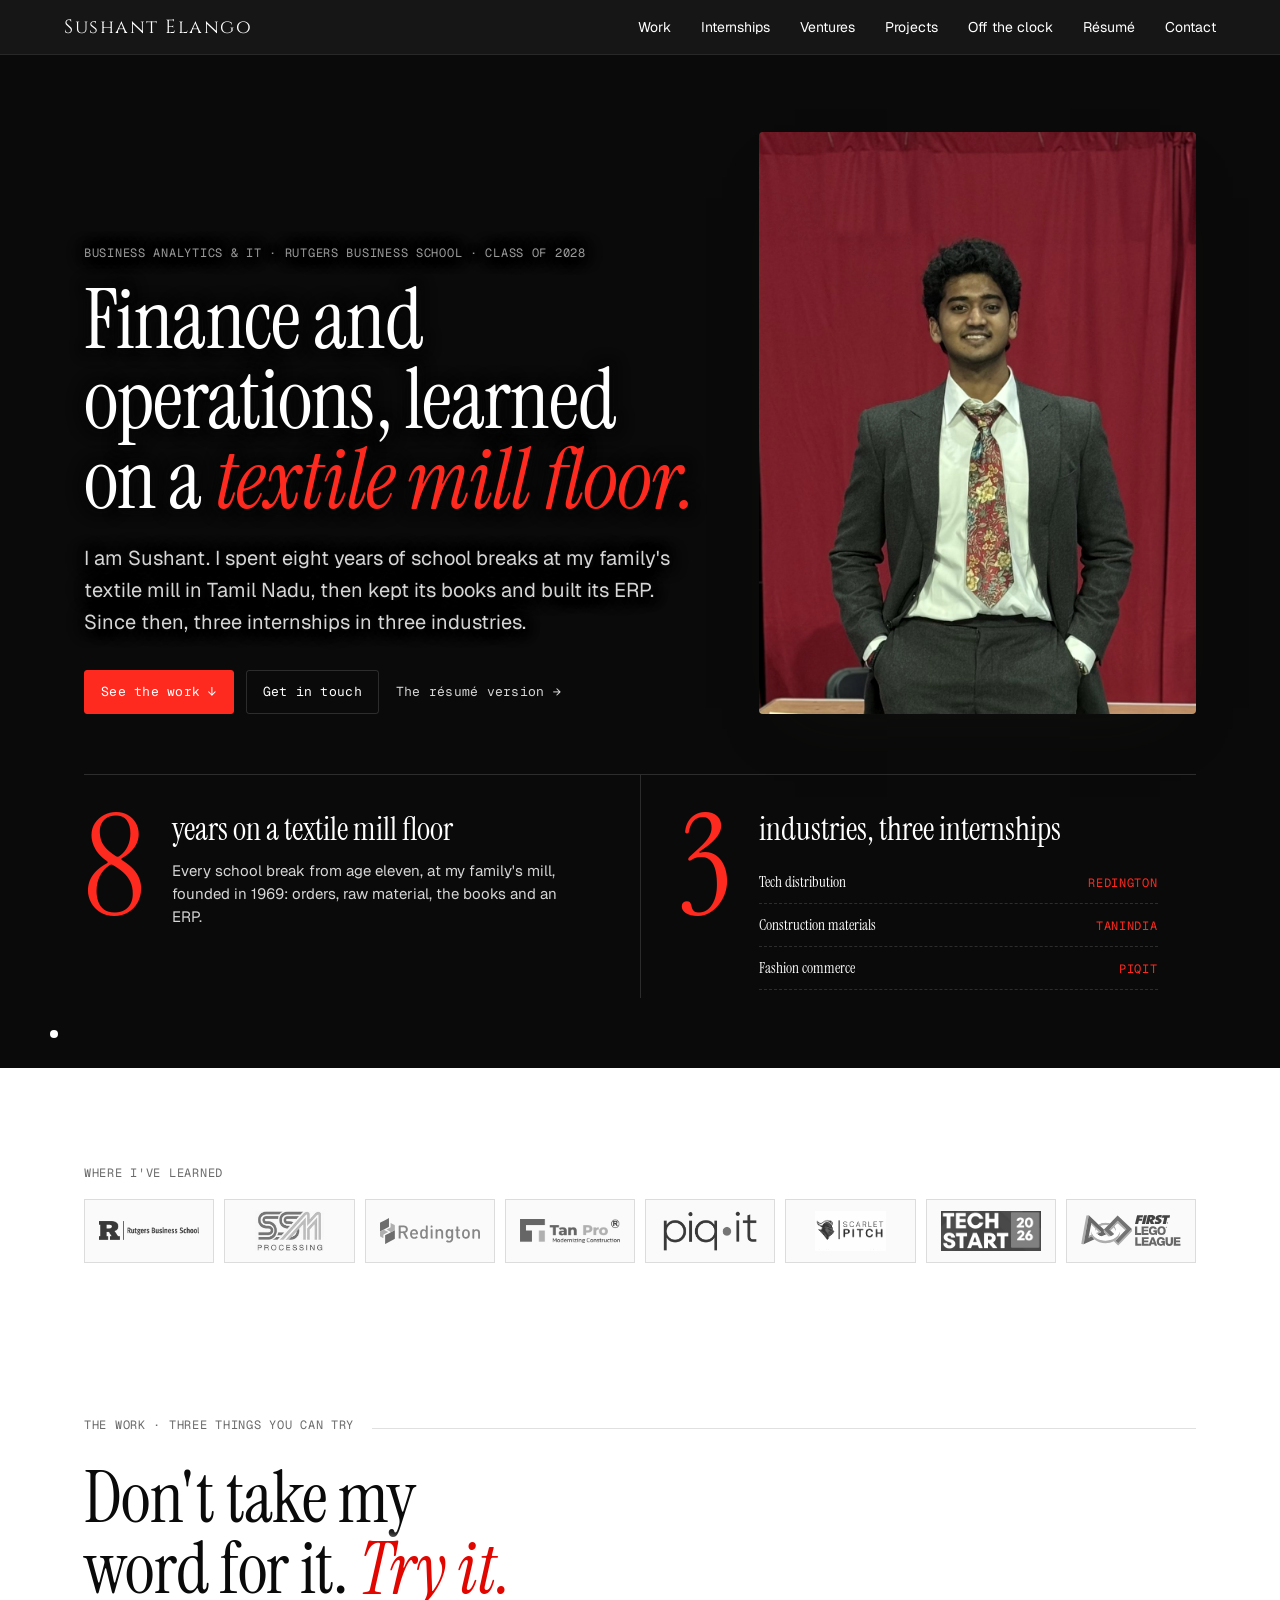
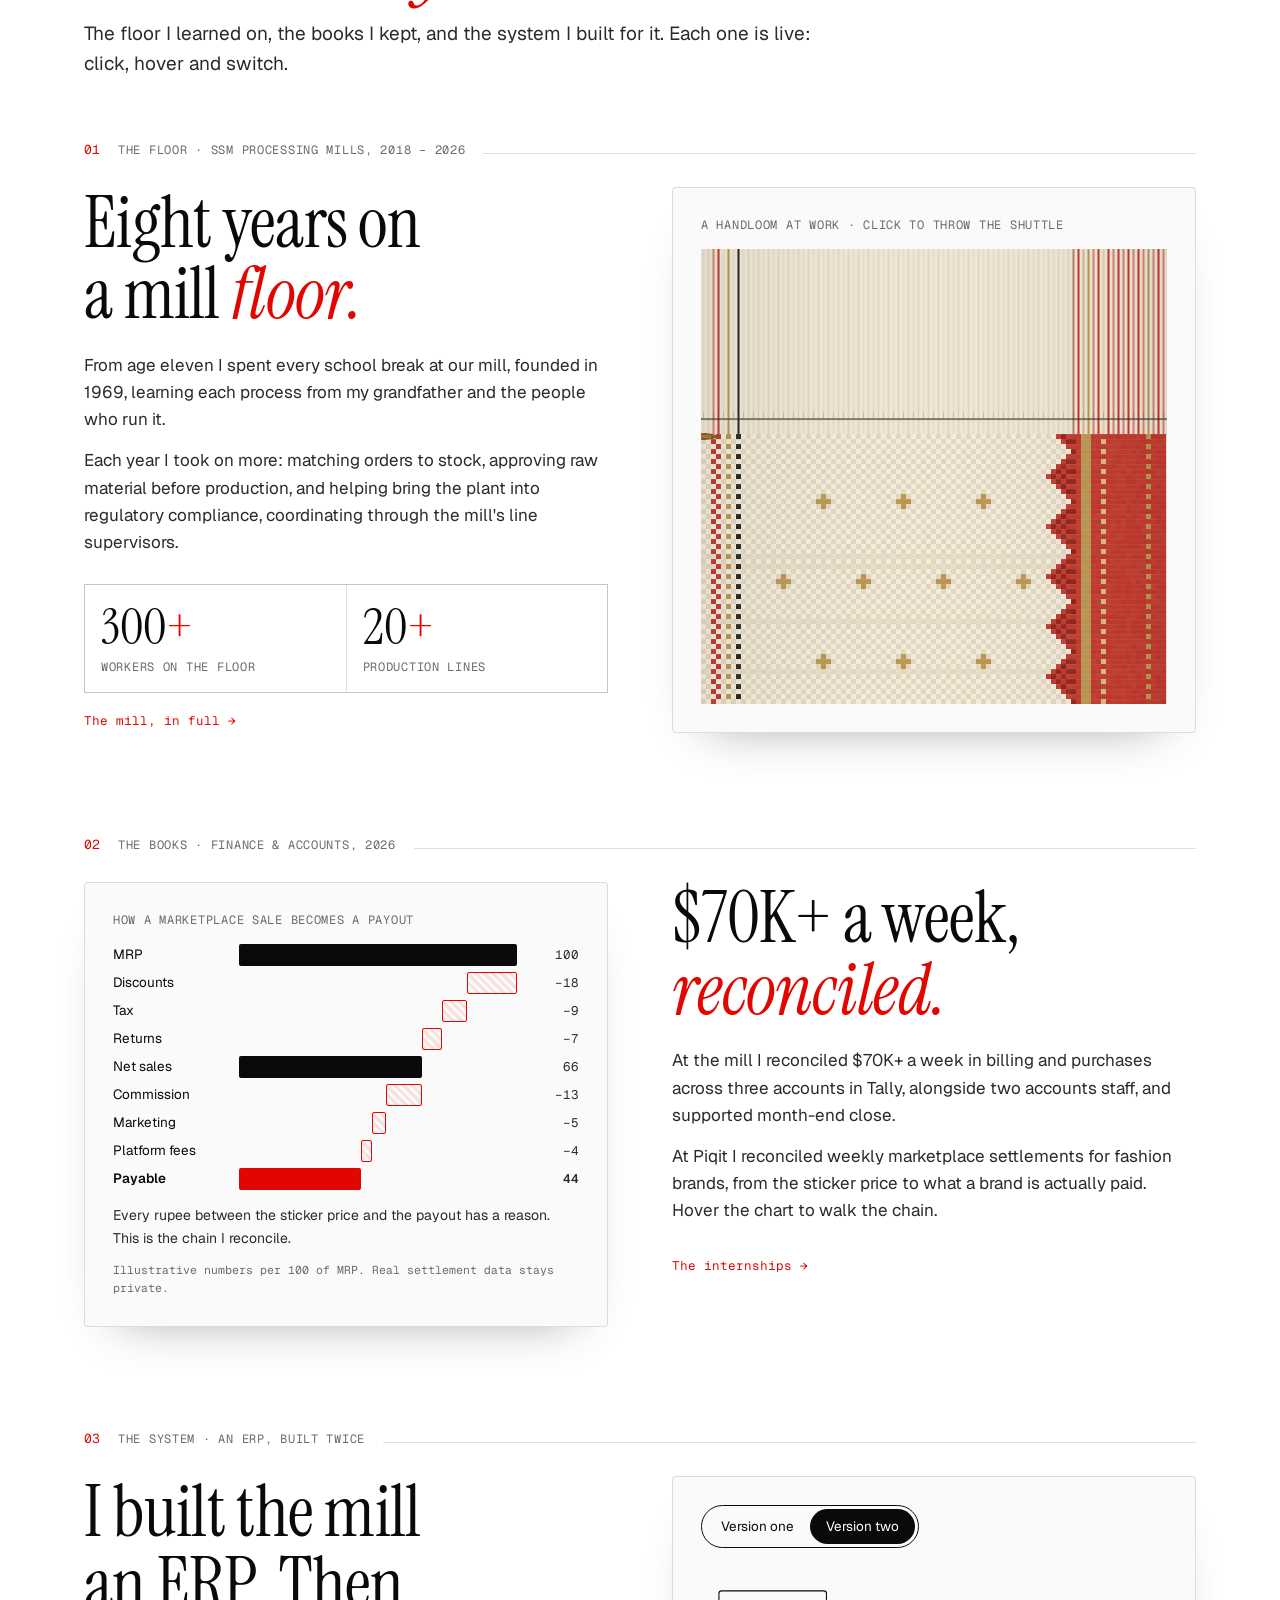
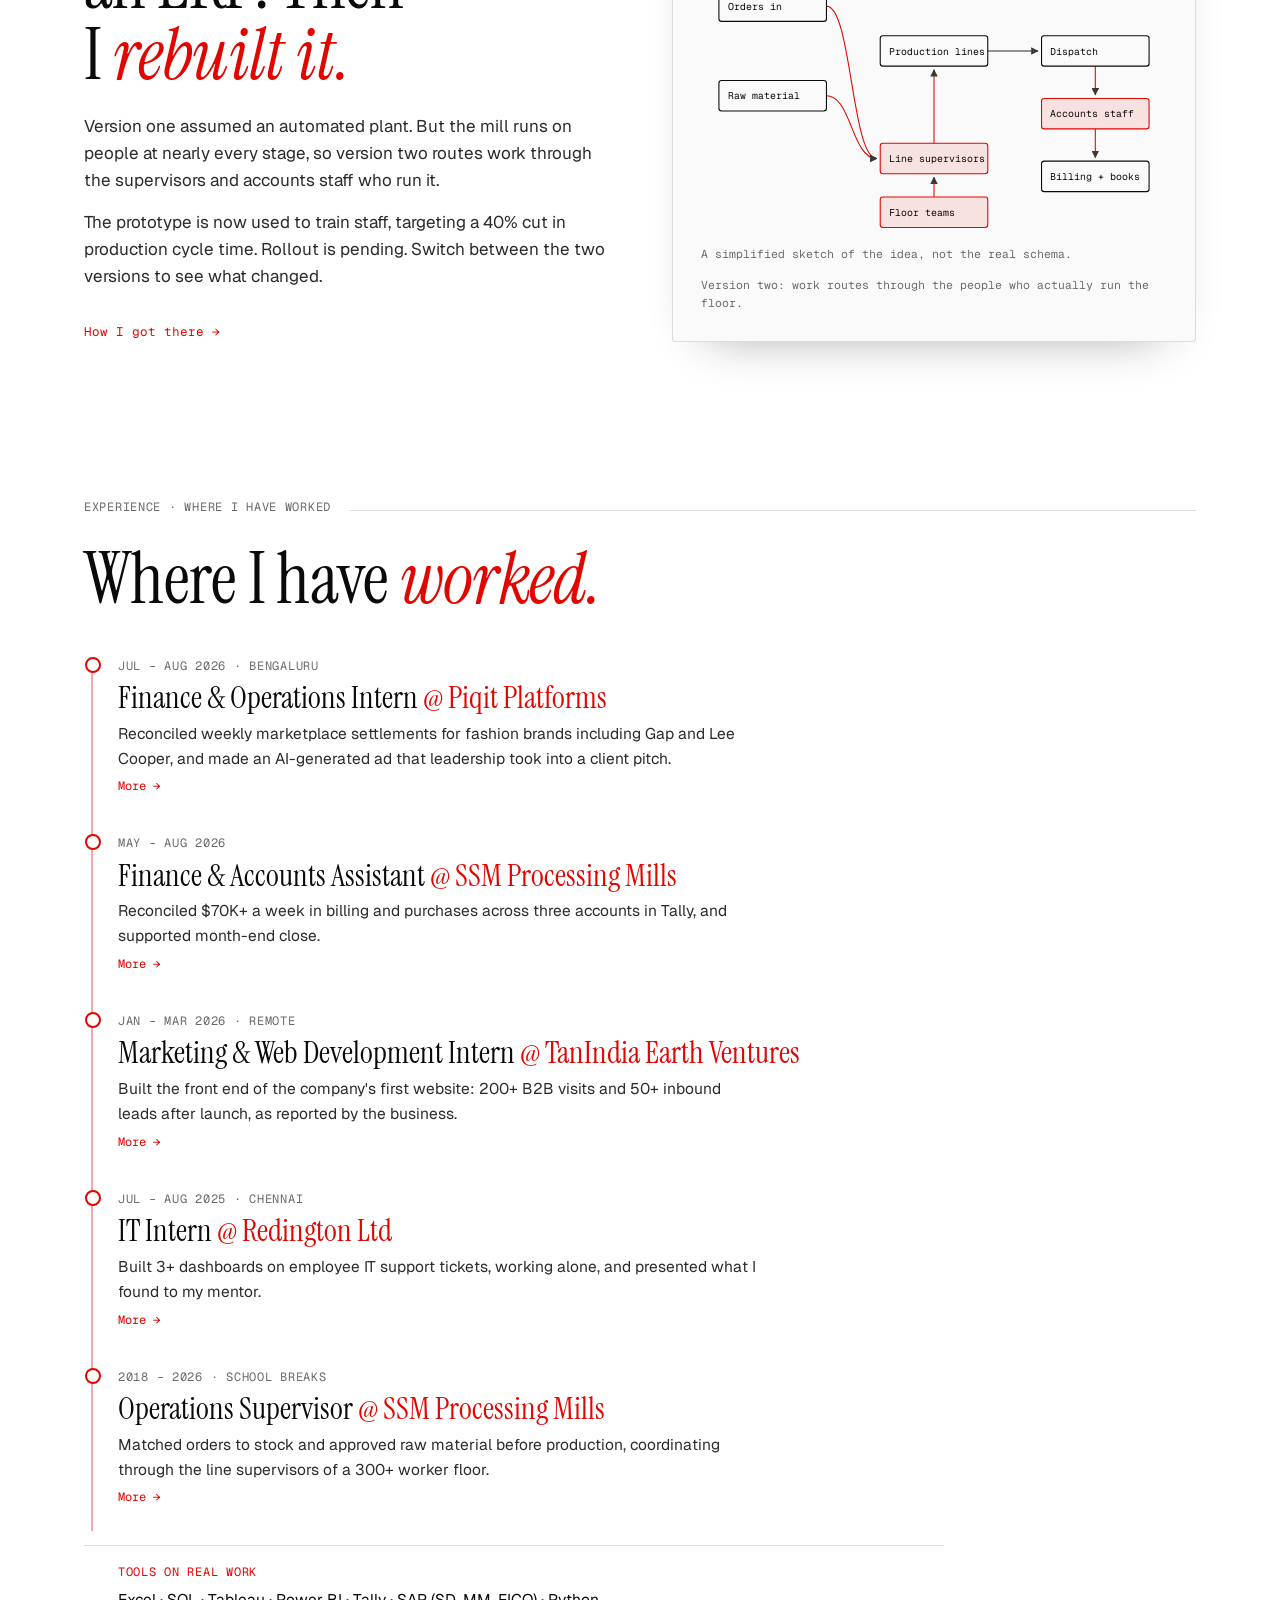
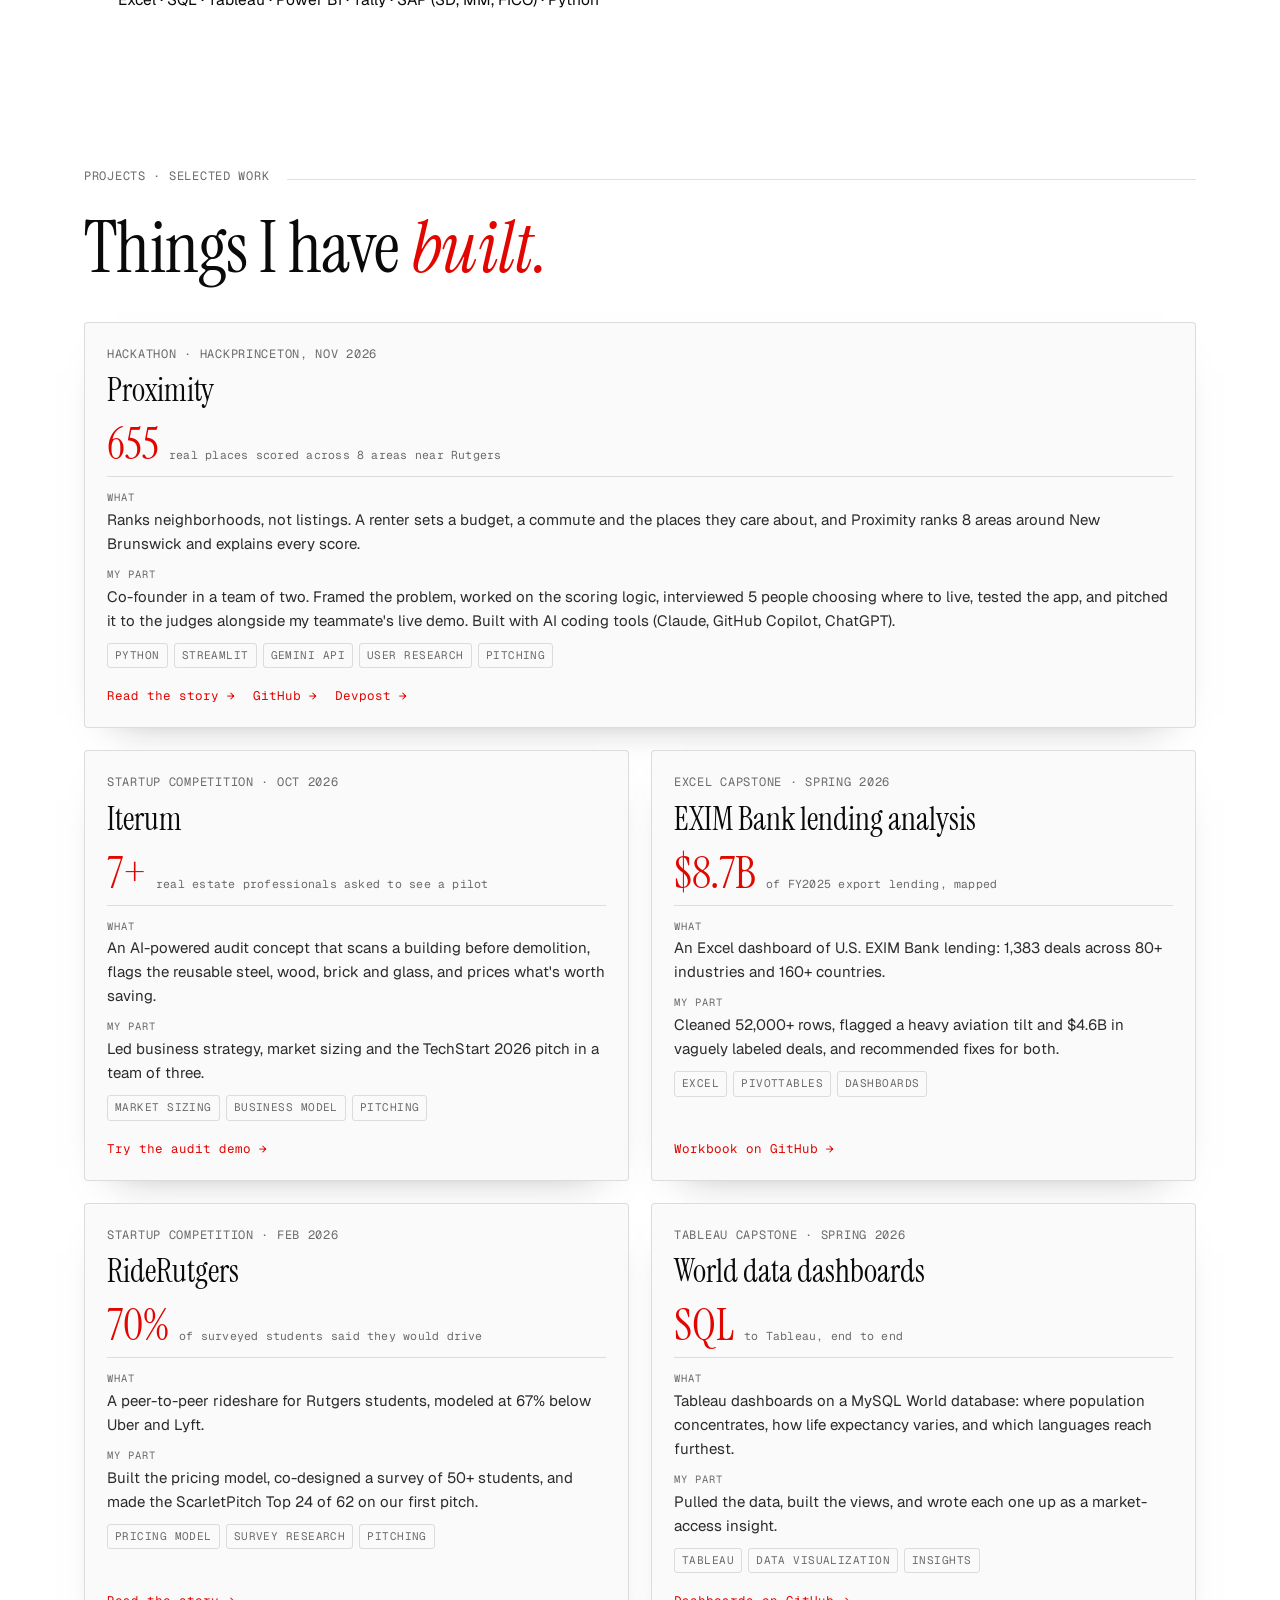
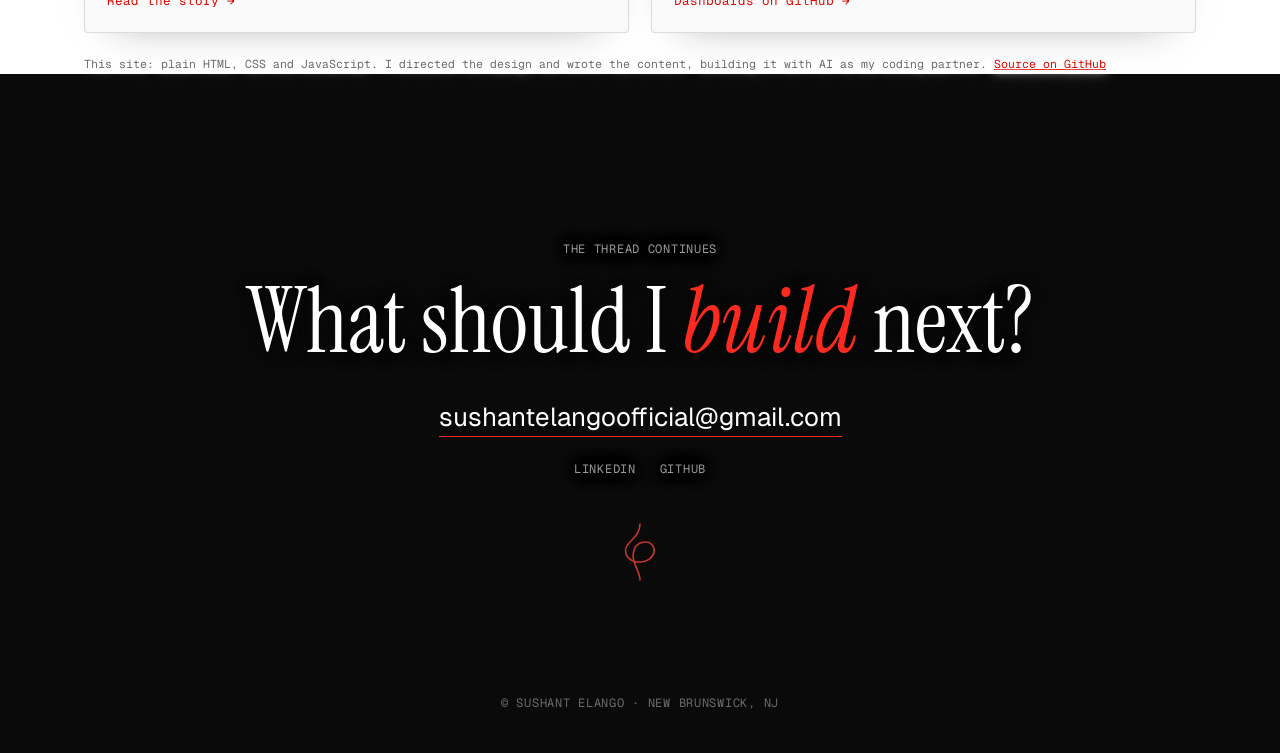
<file: index.html>
<!doctype html>
<html lang="en" class="no-bands" data-palette="mono">
<head>
<meta charset="utf-8">
<meta name="viewport" content="width=device-width, initial-scale=1">
<title>Sushant Elango</title>
<meta name="description" content="Sushant Elango: a textile mill, a ledger, two pitches, and one thread running through all of it.">
<meta name="theme-color" content="#f3f0e8">
<link rel="icon" href="assets/favicon.svg" type="image/svg+xml">
<link rel="canonical" href="https://sushantelango.com/">
<meta property="og:type" content="website">
<meta property="og:url" content="https://sushantelango.com/">
<meta property="og:title" content="Sushant Elango">
<meta property="og:description" content="A textile mill, a ledger, two pitches, and one thread running through all of it.">
<meta property="og:image" content="https://sushantelango.com/assets/share.jpg">
<meta property="og:image:width" content="1200">
<meta property="og:image:height" content="630">
<meta property="og:image:alt" content="Sushant Elango in a grey suit and a red floral tie">
<meta name="twitter:card" content="summary_large_image">
<link rel="preconnect" href="https://fonts.googleapis.com">
<link rel="preconnect" href="https://fonts.gstatic.com" crossorigin>
<link href="https://fonts.googleapis.com/css2?family=Instrument+Serif:ital@0;1&family=Cinzel:wght@400;500&family=Geist:wght@400;500;600&family=Geist+Mono:wght@400;500&family=Courier+Prime&display=swap" rel="stylesheet">
<link rel="stylesheet" href="assets/site.css?v=87">
</head>
<body class="page-home">

<script>/* the intro is for arriving at the top of the home page; a link to a section (Projects, Contact) goes straight there */ if (location.hash) document.documentElement.classList.add('no-intro');</script>
<div class="intro" id="intro" aria-hidden="true">
  <div class="intro-inner">
    <div class="intro-word"><span style="--i:0">S</span><span style="--i:1">u</span><span style="--i:2">s</span><span style="--i:3">h</span><span style="--i:4">a</span><span style="--i:5">n</span><span style="--i:6">t</span><span style="--i:7">&nbsp;</span><span style="--i:8">E</span><span style="--i:9">l</span><span style="--i:10">a</span><span style="--i:11">n</span><span style="--i:12">g</span><span style="--i:13">o</span></div>
    <div class="intro-line"></div>
  </div>
</div>


<a class="skip" href="#main">Skip to the content</a>

<svg id="thread" aria-hidden="true"><path id="threadPath"/></svg>

<header class="nav">
  <div class="nav-row">
    <a class="mark" href="index.html" aria-label="Sushant Elango, home"><span>Sushant Elango</span></a>
    <nav aria-label="Pages">
      <a href="work.html">Work</a>
      <a href="internships.html">Internships</a>
      <a href="ventures.html">Ventures</a>
      <a href="index.html#projects">Projects</a>
      <a href="life.html">Off the clock</a>
      <a href="credits.html">Résumé</a>
      <a href="#contact">Contact</a>
    </nav>
  </div>
</header>

<main id="main">
  <!-- Hero: who he is in one line, the two points he leads with, and where to go next (rebuilt 12 Nov 2026) -->
  <section class="hero">
    <div class="hero-grid">
      <div>
        <div class="label">Business Analytics &amp; IT · Rutgers Business School · Class of 2028</div>
        <h1>Finance and operations, learned on a <em>textile mill floor.</em></h1>
        <p class="lede">I am Sushant. I spent eight years of school breaks at my family's textile mill in Tamil Nadu, then kept its books and built its ERP. Since then, three internships in three industries.</p>
        <div class="hero-acts">
          <a class="btn solid" href="#proof">See the work &darr;</a>
          <a class="btn" href="#contact">Get in touch</a>
          <a class="btn quiet" href="credits.html">The résumé version &rarr;</a>
        </div>
      </div>
      <figure class="ph portrait real" data-slot="portrait"><img src="assets/photos/portrait-clean.jpg" alt="Sushant Elango in a grey suit and a red floral tie, in front of a red booth curtain" fetchpriority="high"></figure>
    </div>

    <div class="points reveal">
      <div class="point">
        <span class="big"><span data-count="8">8</span></span>
        <div class="txt"><b>years on a textile mill floor</b><span>Every school break from age eleven, at my family's mill, founded in 1969: orders, raw material, the books and an ERP.</span></div>
      </div>
      <div class="point">
        <span class="big"><span data-count="3">3</span></span>
        <div class="txt"><b>industries, three internships</b>
          <ul class="inds">
            <li><em>Tech distribution</em><span>Redington</span></li>
            <li><em>Construction materials</em><span>TanIndia</span></li>
            <li><em>Fashion commerce</em><span>Piqit</span></li>
          </ul>
        </div>
      </div>
    </div>
  </section>

  <!-- Where I've learned -->
  <section class="logos" aria-label="Where I have learned">
    <span class="label">Where I've learned</span>
    <ul><li data-slot="logo" class="has-logo"><img src="assets/logos/rutgers-business-school.png" alt="Rutgers Business School" loading="lazy"></li><li data-slot="logo" class="has-logo"><img src="assets/logos/ssm.png" alt="SSM Processing Mills" loading="lazy"></li><li data-slot="logo" class="has-logo"><img src="assets/logos/redington.svg" alt="Redington" loading="lazy"></li><li data-slot="logo" class="has-logo"><img src="assets/logos/tanindia.png" alt="Tan Pro, TanIndia Earth Ventures" loading="lazy"></li><li data-slot="logo" class="has-logo"><img src="assets/logos/piqit.png" alt="Piqit" loading="lazy"></li><li data-slot="logo" class="has-logo"><img src="assets/logos/scarletpitch.png" alt="ScarletPitch" loading="lazy"></li><li data-slot="logo" class="has-logo"><img src="assets/logos/techstart.png" alt="TechStart 2026" loading="lazy"></li><li data-slot="logo" class="has-logo"><img src="assets/logos/first-lego-league.svg" alt="FIRST LEGO League" loading="lazy"></li></ul>
  </section>

  <!-- The proof: three chapters, each with the real demo inline, so nobody has to click away to find it -->
  <section class="chapter proof-head" id="proof" data-anchor="left">
    <div class="ch-head"><span class="label">The work · Three things you can try</span><span class="rule"></span></div>
    <h2 class="reveal">Don't take my word for it. <em>Try it.</em></h2>
    <p class="proof-lede reveal">The floor I learned on, the books I kept, and the system I built for it. Each one is live: click, hover and switch.</p>
  </section>

  <!-- 01 The floor -->
  <section class="chapter proof" id="floor" data-anchor="right">
    <div class="ch-head"><span class="num">01</span><span class="label">The floor · SSM Processing Mills, 2018 – 2026</span><span class="rule"></span></div>
    <div class="cols">
      <div class="prose reveal">
        <h2>Eight years on a mill <em>floor.</em></h2>
        <p>From age eleven I spent every school break at our mill, founded in 1969, learning each process from my grandfather and the people who run it.</p>
        <p>Each year I took on more: matching orders to stock, approving raw material before production, and helping bring the plant into regulatory compliance, coordinating through the mill's line supervisors.</p>
        <div class="stats">
          <div class="stat"><div class="n"><span data-count="300">300</span><span class="u">+</span></div><span class="label">Workers on the floor</span></div>
          <div class="stat"><div class="n"><span data-count="20">20</span><span class="u">+</span></div><span class="label">Production lines</span></div>
        </div>
        <a class="more" href="work.html">The mill, in full &rarr;</a>
      </div>
      <div class="card reveal">
        <span class="label">A handloom at work · click to throw the shuttle</span>
        <canvas id="weave" aria-label="A handloom weaving cloth with a red and zari border, one thread at a time"></canvas>
      </div>
    </div>
  </section>

  <!-- 02 The books -->
  <section class="chapter proof" id="books" data-anchor="left">
    <div class="ch-head"><span class="num">02</span><span class="label">The books · Finance &amp; Accounts, 2026</span><span class="rule"></span></div>
    <div class="cols flip">
      <div class="prose reveal">
        <h2>$70K+ a week, <em>reconciled.</em></h2>
        <p>At the mill I reconciled $70K+ a week in billing and purchases across three accounts in Tally, alongside two accounts staff, and supported month-end close.</p>
        <p>At Piqit I reconciled weekly marketplace settlements for fashion brands, from the sticker price to what a brand is actually paid. Hover the chart to walk the chain.</p>
        <a class="more" href="internships.html">The internships &rarr;</a>
      </div>
      <div class="card reveal">
        <span class="label">How a marketplace sale becomes a payout</span>
        <div class="wf" id="wf"></div>
        <div class="wf-tip" id="wfTip">Every rupee between the sticker price and the payout has a reason. This is the chain I reconcile.</div>
        <p class="fine">Illustrative numbers per 100 of MRP. Real settlement data stays private.</p>
      </div>
    </div>
  </section>

  <!-- 03 The system -->
  <section class="chapter proof" id="system" data-anchor="right">
    <div class="ch-head"><span class="num">03</span><span class="label">The system · An ERP, built twice</span><span class="rule"></span></div>
    <div class="cols">
      <div class="prose reveal">
        <h2>I built the mill an ERP. Then I <em>rebuilt it.</em></h2>
        <p>Version one assumed an automated plant. But the mill runs on people at nearly every stage, so version two routes work through the supervisors and accounts staff who run it.</p>
        <p>The prototype is now used to train staff, targeting a 40% cut in production cycle time. Rollout is pending. Switch between the two versions to see what changed.</p>
        <a class="more" href="work.html#erp">How I got there &rarr;</a>
      </div>
      <div class="card reveal">
        <div class="toggle" role="group" aria-label="ERP versions">
          <button aria-pressed="false" data-draft="1">Version one</button>
          <button aria-pressed="true" data-draft="2">Version two</button>
        </div>
        <svg id="drafts" viewBox="0 0 520 300" role="img" aria-label="Version one connects machines directly; version two routes work through line supervisors and accounts staff">
          <defs><marker id="arrow" viewBox="0 0 10 10" refX="9" refY="5" markerWidth="7" markerHeight="7" orient="auto"><path d="M0 0 L10 5 L0 10 z" fill="#3b3934"/></marker></defs>
          <g id="draftsG"></g>
        </svg>
        <p class="fine">A simplified sketch of the idea, not the real schema.</p>
        <p class="fine" id="draftNote">Version two: work routes through the people who actually run the floor.</p>
      </div>
    </div>
  </section>

  <!-- Experience -->
  <section class="chapter" id="experience" data-anchor="left">
    <div class="ch-head"><span class="label">Experience · Where I have worked</span><span class="rule"></span></div>
    <h2 class="reveal">Where I have <em>worked.</em></h2>
    <ol class="xp">
      <li class="reveal"><span class="when">Jul – Aug 2026 · Bengaluru</span><h3>Finance &amp; Operations Intern <span class="at">@ Piqit Platforms</span></h3><p>Reconciled weekly marketplace settlements for fashion brands including Gap and Lee Cooper, and made an AI-generated ad that leadership took into a client pitch.</p><a href="internships.html">More &rarr;</a></li>
      <li class="reveal"><span class="when">May – Aug 2026</span><h3>Finance &amp; Accounts Assistant <span class="at">@ SSM Processing Mills</span></h3><p>Reconciled $70K+ a week in billing and purchases across three accounts in Tally, and supported month-end close.</p><a href="work.html">More &rarr;</a></li>
      <li class="reveal"><span class="when">Jan – Mar 2026 · Remote</span><h3>Marketing &amp; Web Development Intern <span class="at">@ TanIndia Earth Ventures</span></h3><p>Built the front end of the company's first website: 200+ B2B visits and 50+ inbound leads after launch, as reported by the business.</p><a href="internships.html">More &rarr;</a></li>
      <li class="reveal"><span class="when">Jul – Aug 2025 · Chennai</span><h3>IT Intern <span class="at">@ Redington Ltd</span></h3><p>Built 3+ dashboards on employee IT support tickets, working alone, and presented what I found to my mentor.</p><a href="internships.html">More &rarr;</a></li>
      <li class="reveal"><span class="when">2018 – 2026 · School breaks</span><h3>Operations Supervisor <span class="at">@ SSM Processing Mills</span></h3><p>Matched orders to stock and approved raw material before production, coordinating through the line supervisors of a 300+ worker floor.</p><a href="work.html">More &rarr;</a></li>
    </ol>
    <p class="toolbelt reveal"><span class="label">Tools on real work</span>Excel · SQL · Tableau · Power BI · Tally · SAP (SD, MM, FICO) · Python</p>
  </section>

  <!-- Projects: the most recent first (Proximity, full width), then the four that carry a result -->
  <section class="chapter" id="projects" data-anchor="right">
    <div class="ch-head"><span class="label">Projects · Selected work</span><span class="rule"></span></div>
    <h2 class="reveal">Things I have <em>built.</em></h2>
    <div class="proj-grid two">
      <article class="proj wide reveal">
        <span class="label">Hackathon · HackPrinceton, Nov 2026</span>
        <h3>Proximity</h3>
        <div class="proj-stat"><span class="n">655</span><span class="l">real places scored across 8 areas near Rutgers</span></div>
        <p><b class="k">What</b>Ranks neighborhoods, not listings. A renter sets a budget, a commute and the places they care about, and Proximity ranks 8 areas around New Brunswick and explains every score.</p>
        <p><b class="k">My part</b>Co-founder in a team of two. Framed the problem, worked on the scoring logic, interviewed 5 people choosing where to live, tested the app, and pitched it to the judges alongside my teammate's live demo. Built with AI coding tools (Claude, GitHub Copilot, ChatGPT).</p>
        <ul class="tags"><li>Python</li><li>Streamlit</li><li>Gemini API</li><li>User research</li><li>Pitching</li></ul>
        <div class="proj-links"><a href="ventures.html#proximity">Read the story &rarr;</a><a href="https://github.com/SushantElango/proximity" target="_blank" rel="noopener">GitHub &rarr;</a><a href="https://devpost.com/software/proximity-dhovlu" target="_blank" rel="noopener">Devpost &rarr;</a></div>
      </article>
      <article class="proj reveal">
        <span class="label">Startup competition · Oct 2026</span>
        <h3>Iterum</h3>
        <div class="proj-stat"><span class="n">7+</span><span class="l">real estate professionals asked to see a pilot</span></div>
        <p><b class="k">What</b>An AI-powered audit concept that scans a building before demolition, flags the reusable steel, wood, brick and glass, and prices what's worth saving.</p>
        <p><b class="k">My part</b>Led business strategy, market sizing and the TechStart 2026 pitch in a team of three.</p>
        <ul class="tags"><li>Market sizing</li><li>Business model</li><li>Pitching</li></ul>
        <div class="proj-links"><a href="ventures.html#iterum">Try the audit demo &rarr;</a></div>
      </article>
      <article class="proj reveal">
        <span class="label">Excel capstone · Spring 2026</span>
        <h3>EXIM Bank lending analysis</h3>
        <div class="proj-stat"><span class="n">$8.7B</span><span class="l">of FY2025 export lending, mapped</span></div>
        <p><b class="k">What</b>An Excel dashboard of U.S. EXIM Bank lending: 1,383 deals across 80+ industries and 160+ countries.</p>
        <p><b class="k">My part</b>Cleaned 52,000+ rows, flagged a heavy aviation tilt and $4.6B in vaguely labeled deals, and recommended fixes for both.</p>
        <ul class="tags"><li>Excel</li><li>PivotTables</li><li>Dashboards</li></ul>
        <div class="proj-links"><a href="https://github.com/SushantElango/exim-bank-excel-analysis" target="_blank" rel="noopener">Workbook on GitHub &rarr;</a></div>
      </article>
      <article class="proj reveal">
        <span class="label">Startup competition · Feb 2026</span>
        <h3>RideRutgers</h3>
        <div class="proj-stat"><span class="n">70%</span><span class="l">of surveyed students said they would drive</span></div>
        <p><b class="k">What</b>A peer-to-peer rideshare for Rutgers students, modeled at 67% below Uber and Lyft.</p>
        <p><b class="k">My part</b>Built the pricing model, co-designed a survey of 50+ students, and made the ScarletPitch Top 24 of 62 on our first pitch.</p>
        <ul class="tags"><li>Pricing model</li><li>Survey research</li><li>Pitching</li></ul>
        <div class="proj-links"><a href="ventures.html#riderutgers">Read the story &rarr;</a></div>
      </article>
      <article class="proj reveal">
        <span class="label">Tableau capstone · Spring 2026</span>
        <h3>World data dashboards</h3>
        <div class="proj-stat"><span class="n">SQL</span><span class="l">to Tableau, end to end</span></div>
        <p><b class="k">What</b>Tableau dashboards on a MySQL World database: where population concentrates, how life expectancy varies, and which languages reach furthest.</p>
        <p><b class="k">My part</b>Pulled the data, built the views, and wrote each one up as a market-access insight.</p>
        <ul class="tags"><li>Tableau</li><li>Data visualization</li><li>Insights</li></ul>
        <div class="proj-links"><a href="https://github.com/SushantElango/world-data-tableau" target="_blank" rel="noopener">Dashboards on GitHub &rarr;</a></div>
      </article>
    </div>
    <p class="fine site-note">This site: plain HTML, CSS and JavaScript. I directed the design and wrote the content, building it with AI as my coding partner. <a href="https://github.com/SushantElango/SushantElango.github.io" target="_blank" rel="noopener">Source on GitHub</a></p>
  </section>

  <section class="contact" id="contact">
    <div class="label">The thread continues</div>
    <h2>What should I <em>build</em> next?</h2>
    <a class="mail" href="mailto:sushantelangoofficial@gmail.com">sushantelangoofficial@gmail.com</a>
    <div class="links label"><a href="https://www.linkedin.com/in/sushantelango" target="_blank" rel="noopener">LinkedIn</a><a href="https://github.com/SushantElango" target="_blank" rel="noopener">GitHub</a></div>
    <svg id="knot" viewBox="0 0 64 64" aria-hidden="true" data-anchor="end"><path d="M32 4 C 32 20, 14 22, 18 34 C 22 46, 44 44, 46 32 C 48 20, 30 18, 26 30 C 22 42, 32 50, 32 60" fill="none" stroke="#c2362b" stroke-width="1.6" stroke-linecap="round"/></svg>
  </section>

</main>
<footer class="label">© Sushant Elango · New Brunswick, NJ</footer>

<script src="assets/site.js?v=87"></script>
</body>
</html>
</file>
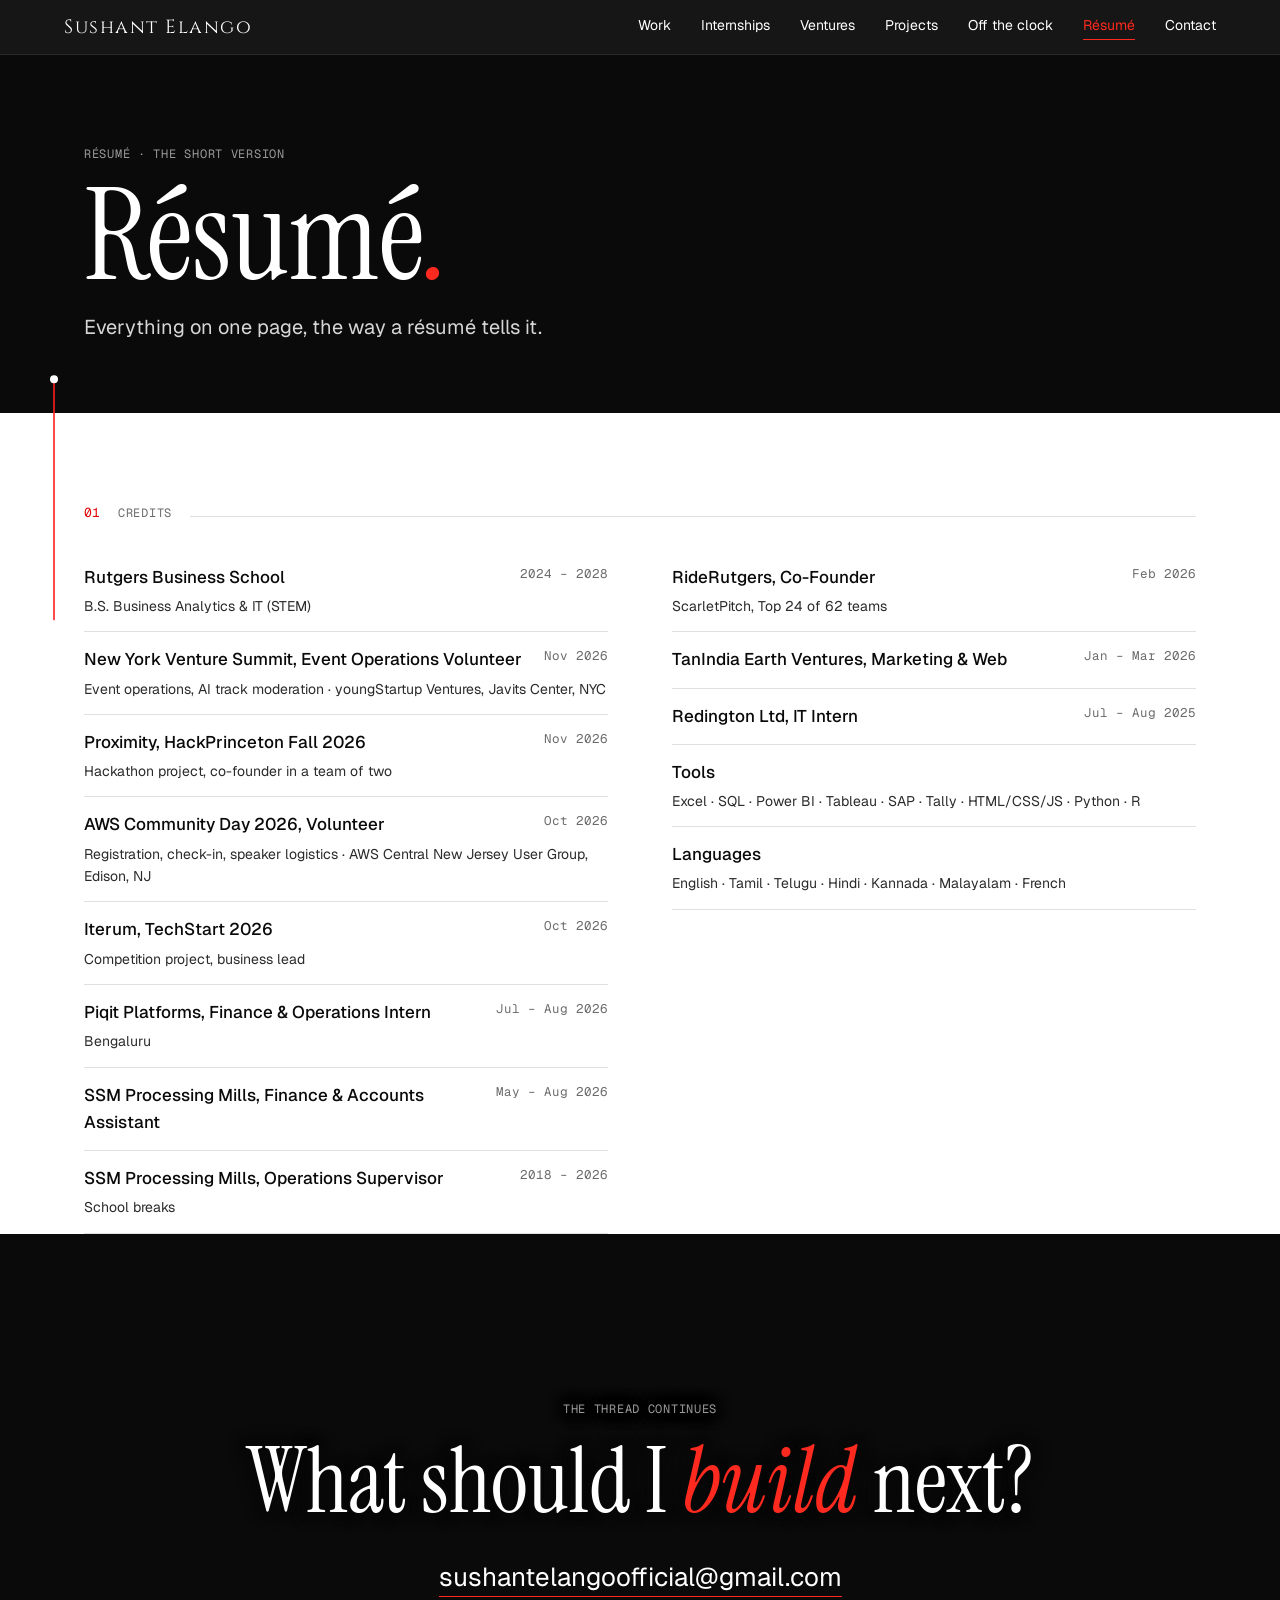
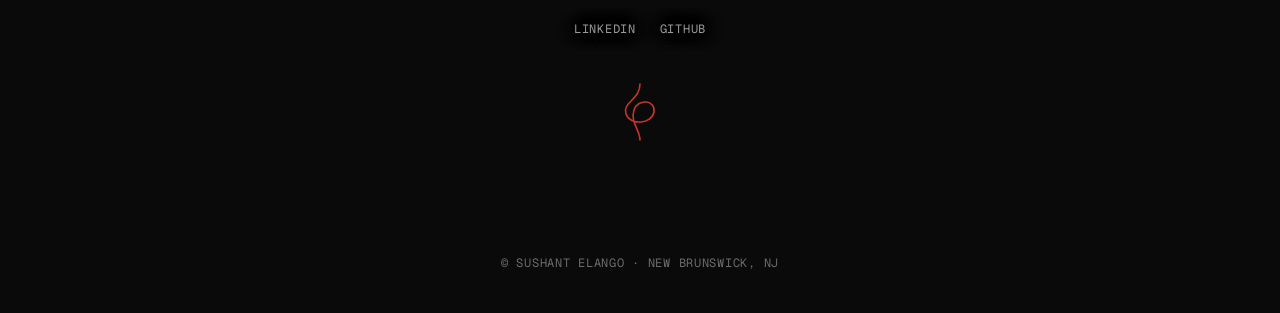
<file: credits.html>
<!doctype html>
<html lang="en" class="no-bands" data-palette="mono">
<head>
<meta charset="utf-8">
<meta name="viewport" content="width=device-width, initial-scale=1">
<title>Résumé · Sushant Elango</title>
<meta name="description" content="The short version, the way a résumé tells it.">
<meta name="theme-color" content="#f3f0e8">
<link rel="icon" href="assets/favicon.svg" type="image/svg+xml">
<link rel="canonical" href="https://sushantelango.com/credits.html">
<meta property="og:type" content="website">
<meta property="og:url" content="https://sushantelango.com/credits.html">
<meta property="og:title" content="Résumé · Sushant Elango">
<meta property="og:description" content="A textile mill, a ledger, two pitches, and one thread running through all of it.">
<meta property="og:image" content="https://sushantelango.com/assets/share.jpg">
<meta property="og:image:width" content="1200">
<meta property="og:image:height" content="630">
<meta property="og:image:alt" content="Sushant Elango in a grey suit and a red floral tie">
<meta name="twitter:card" content="summary_large_image">
<link rel="preconnect" href="https://fonts.googleapis.com">
<link rel="preconnect" href="https://fonts.gstatic.com" crossorigin>
<link href="https://fonts.googleapis.com/css2?family=Instrument+Serif:ital@0;1&family=Cinzel:wght@400;500&family=Geist:wght@400;500;600&family=Geist+Mono:wght@400;500&family=Courier+Prime&display=swap" rel="stylesheet">
<link rel="stylesheet" href="assets/site.css?v=87">
</head>
<body class="page-credits">


<a class="skip" href="#main">Skip to the content</a>

<svg id="thread" aria-hidden="true"><path id="threadPath"/></svg>

<header class="nav">
  <div class="nav-row">
    <a class="mark" href="index.html" aria-label="Sushant Elango, home"><span>Sushant Elango</span></a>
    <nav aria-label="Pages">
      <a href="work.html">Work</a>
      <a href="internships.html">Internships</a>
      <a href="ventures.html">Ventures</a>
      <a href="index.html#projects">Projects</a>
      <a href="life.html">Off the clock</a>
      <a href="credits.html" aria-current="page">Résumé</a>
      <a href="#contact">Contact</a>
    </nav>
  </div>
</header>

<main id="main">
  <section class="page-head">
    <div class="label">Résumé · The short version</div>
    <h1>Résumé<em>.</em></h1>
    <p class="lede">Everything on one page, the way a résumé tells it.</p>
  </section>

  <!-- Credits -->
  <section class="chapter" id="credits" data-anchor="left">
    <div class="ch-head"><span class="num">01</span><span class="label">Credits</span><span class="rule"></span></div>
    <div class="credits reveal">
      <div>
        <div class="credit"><b>Rutgers Business School</b><span>2024 – 2028</span><small>B.S. Business Analytics &amp; IT (STEM)</small></div>
        <div class="credit"><b>New York Venture Summit, Event Operations Volunteer</b><span>Nov 2026</span><small>Event operations, AI track moderation · youngStartup Ventures, Javits Center, NYC</small></div>
        <div class="credit"><b>Proximity, HackPrinceton Fall 2026</b><span>Nov 2026</span><small>Hackathon project, co-founder in a team of two</small></div>
        <div class="credit"><b>AWS Community Day 2026, Volunteer</b><span>Oct 2026</span><small>Registration, check-in, speaker logistics · AWS Central New Jersey User Group, Edison, NJ</small></div>
        <div class="credit"><b>Iterum, TechStart 2026</b><span>Oct 2026</span><small>Competition project, business lead</small></div>
        <div class="credit"><b>Piqit Platforms, Finance &amp; Operations Intern</b><span>Jul – Aug 2026</span><small>Bengaluru</small></div>
        <div class="credit"><b>SSM Processing Mills, Finance &amp; Accounts Assistant</b><span>May – Aug 2026</span></div>
        <div class="credit"><b>SSM Processing Mills, Operations Supervisor</b><span>2018 – 2026</span><small>School breaks</small></div>
      </div>
      <div>
        <div class="credit"><b>RideRutgers, Co-Founder</b><span>Feb 2026</span><small>ScarletPitch, Top 24 of 62 teams</small></div>
        <div class="credit"><b>TanIndia Earth Ventures, Marketing &amp; Web</b><span>Jan – Mar 2026</span></div>
        <div class="credit"><b>Redington Ltd, IT Intern</b><span>Jul – Aug 2025</span></div>
        <div class="credit"><b>Tools</b><span></span><small>Excel · SQL · Power BI · Tableau · SAP · Tally · HTML/CSS/JS · Python · R</small></div>
        <div class="credit"><b>Languages</b><span></span><small>English · Tamil · Telugu · Hindi · Kannada · Malayalam · French</small></div>
      </div>
    </div>
  </section>

  <section class="contact" id="contact">
    <div class="label">The thread continues</div>
    <h2>What should I <em>build</em> next?</h2>
    <a class="mail" href="mailto:sushantelangoofficial@gmail.com">sushantelangoofficial@gmail.com</a>
    <div class="links label"><a href="https://www.linkedin.com/in/sushantelango" target="_blank" rel="noopener">LinkedIn</a><a href="https://github.com/SushantElango" target="_blank" rel="noopener">GitHub</a></div>
    <svg id="knot" viewBox="0 0 64 64" aria-hidden="true" data-anchor="end"><path d="M32 4 C 32 20, 14 22, 18 34 C 22 46, 44 44, 46 32 C 48 20, 30 18, 26 30 C 22 42, 32 50, 32 60" fill="none" stroke="#c2362b" stroke-width="1.6" stroke-linecap="round"/></svg>
  </section>

</main>
<footer class="label">© Sushant Elango · New Brunswick, NJ</footer>

<script src="assets/site.js?v=87"></script>
</body>
</html>
</file>
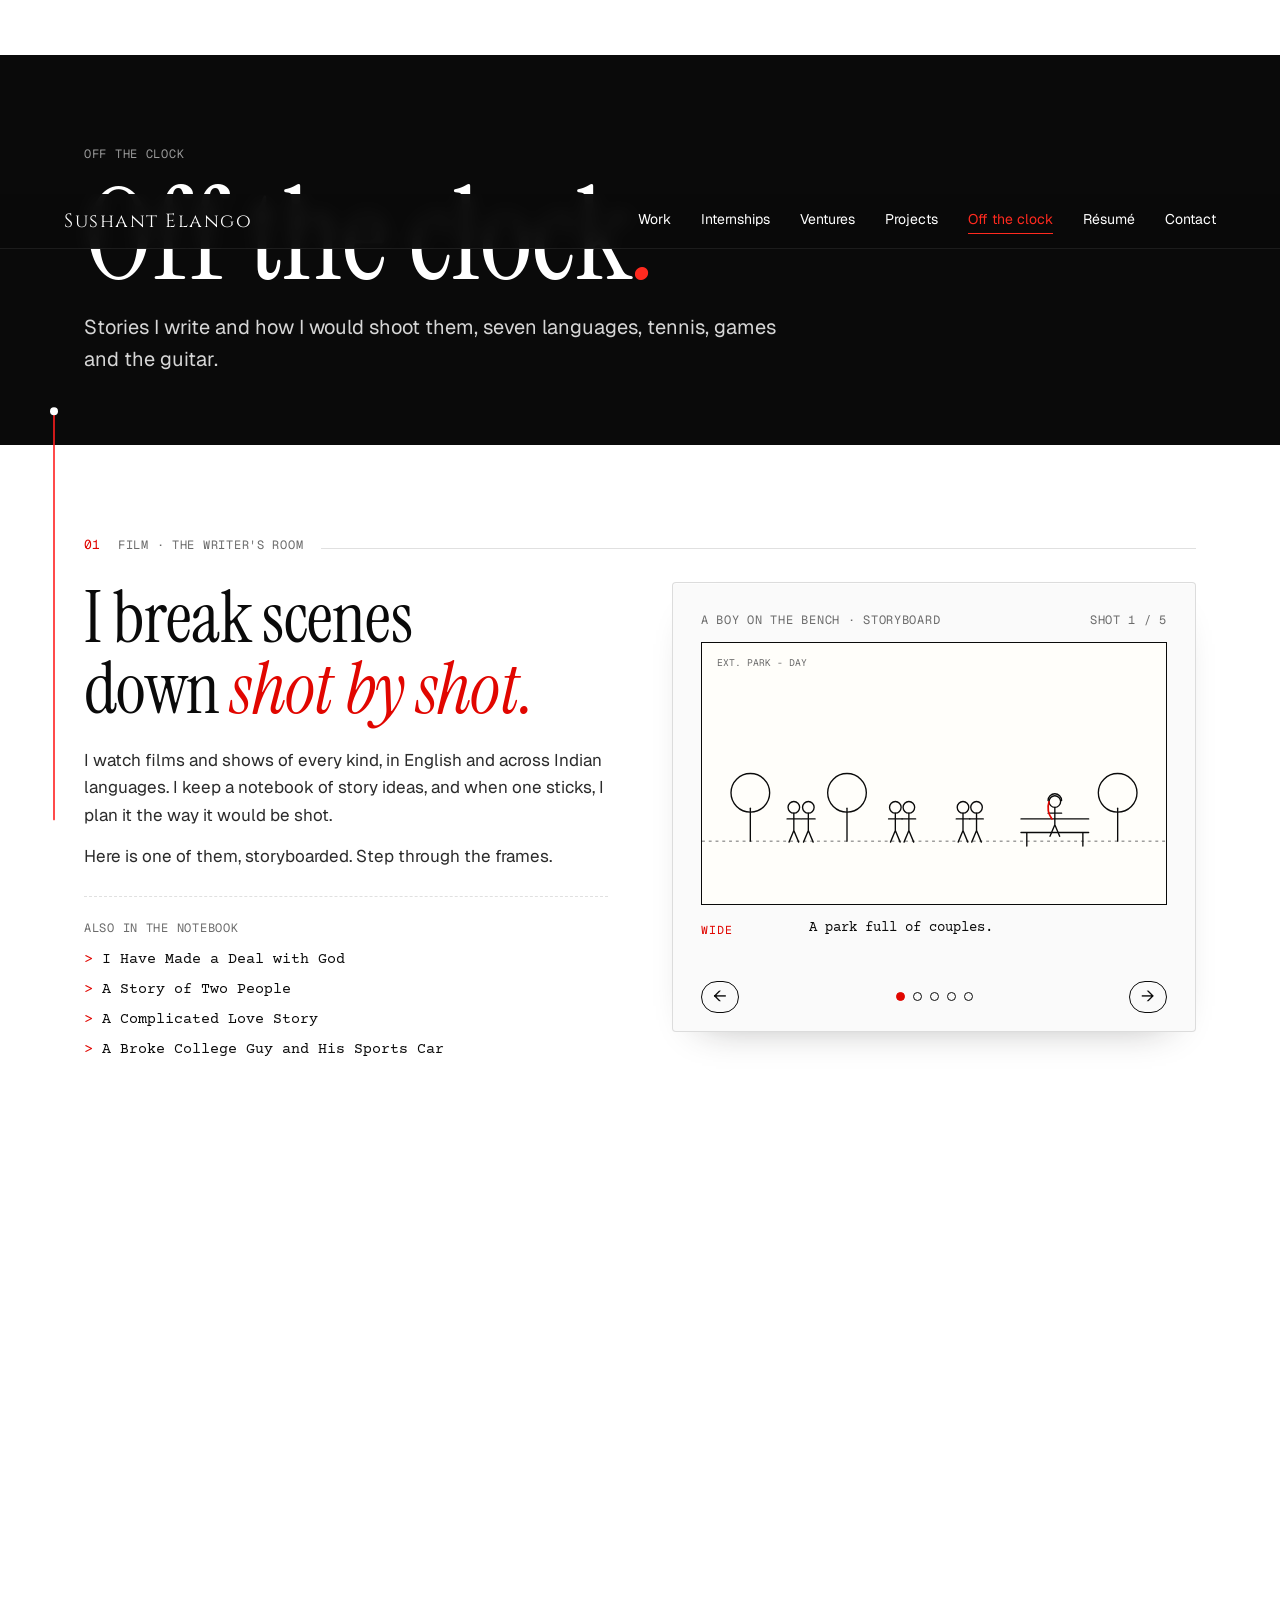
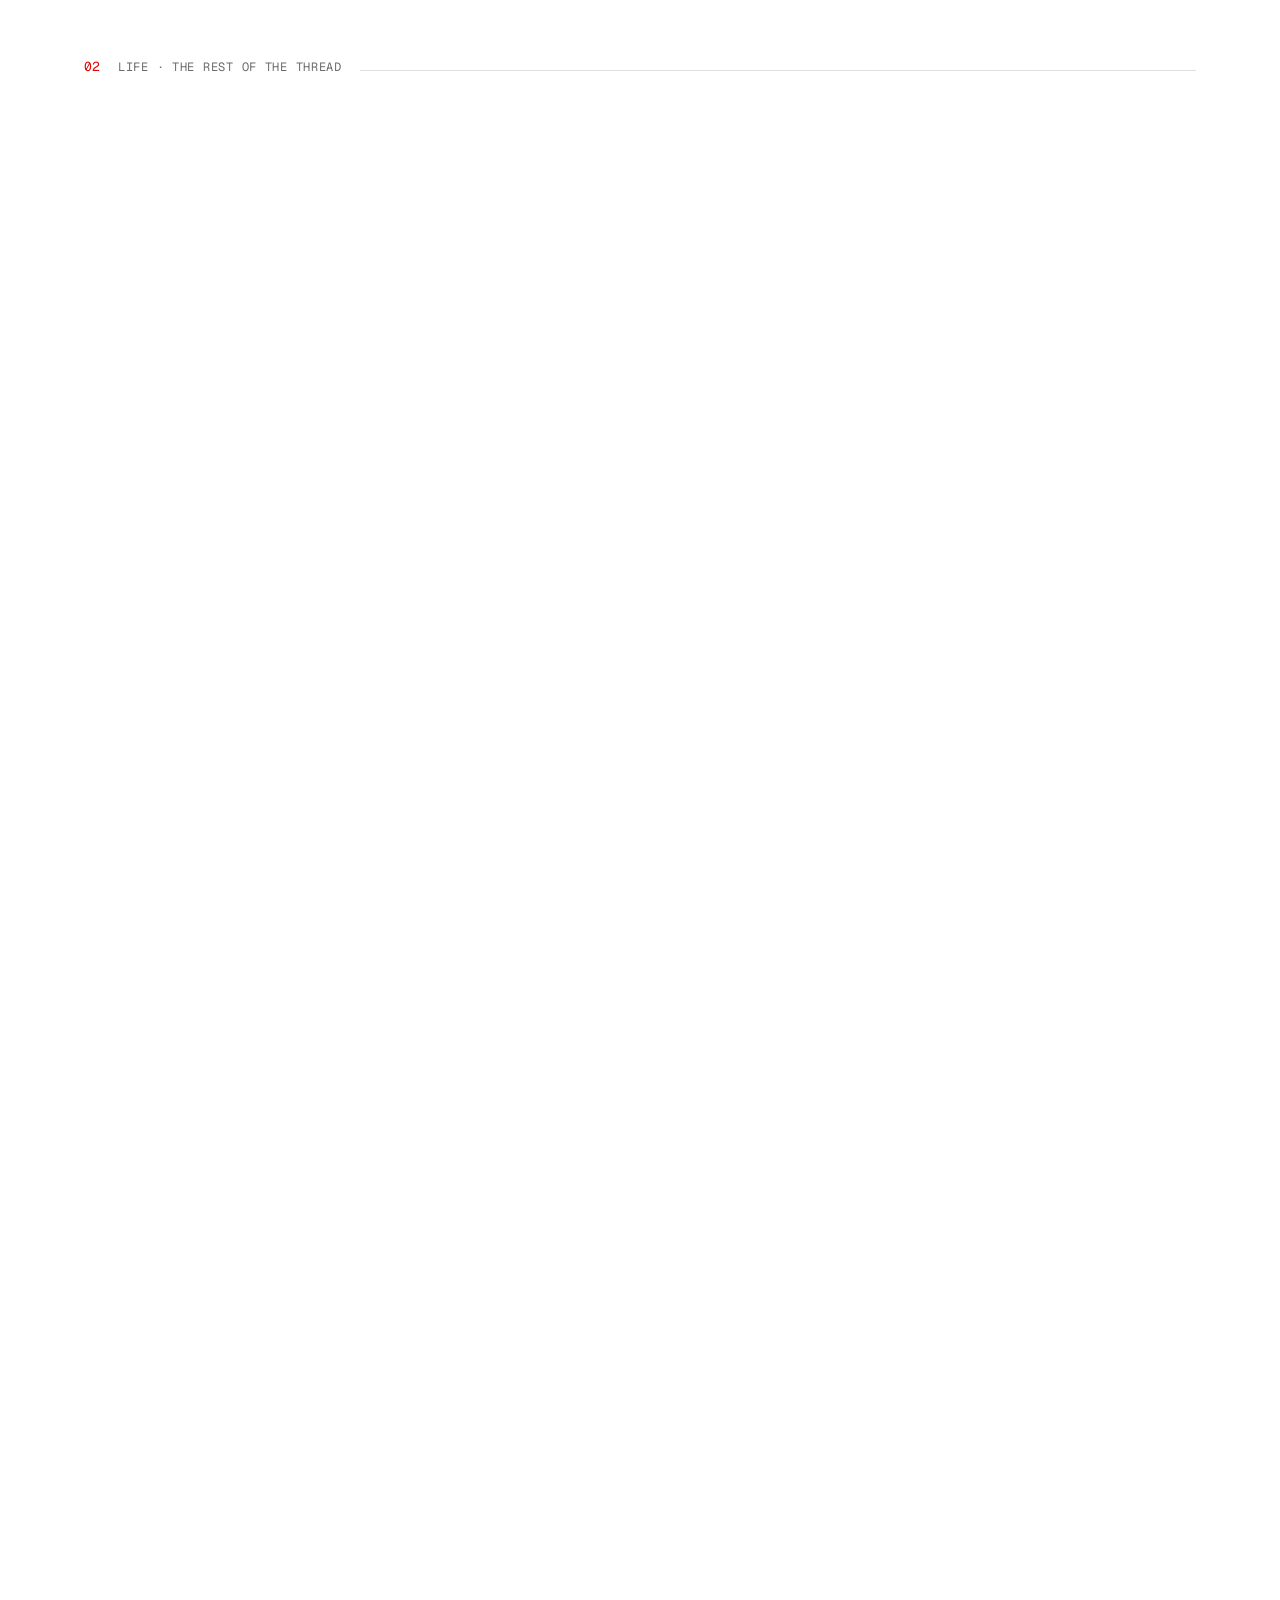
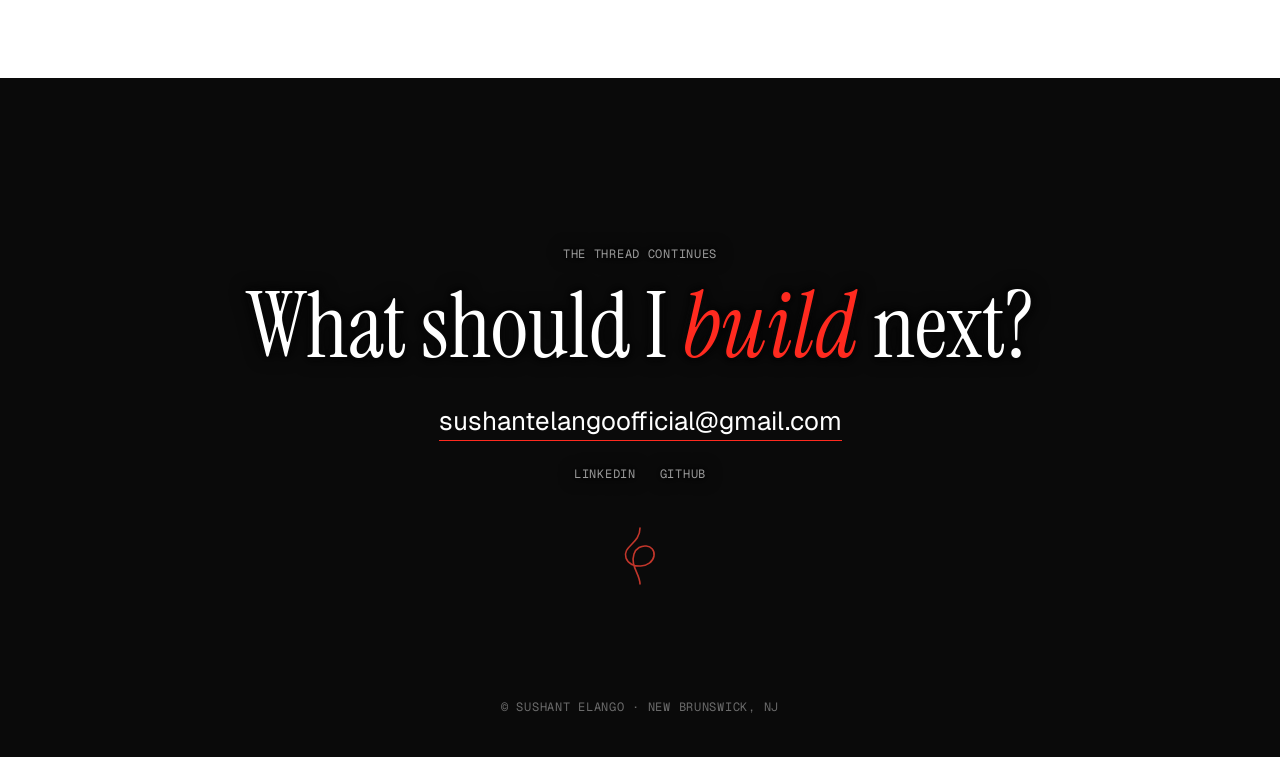
<file: film.html>
<!doctype html><html lang="en"><head><meta charset="utf-8"><title>Sushant Elango</title><meta name="robots" content="noindex"><link rel="canonical" href="https://sushantelango.com/life.html#film"><meta http-equiv="refresh" content="0; url=life.html#film"></head><body><p>This page has moved: <a href="life.html#film">life.html#film</a></p></body></html>
</file>
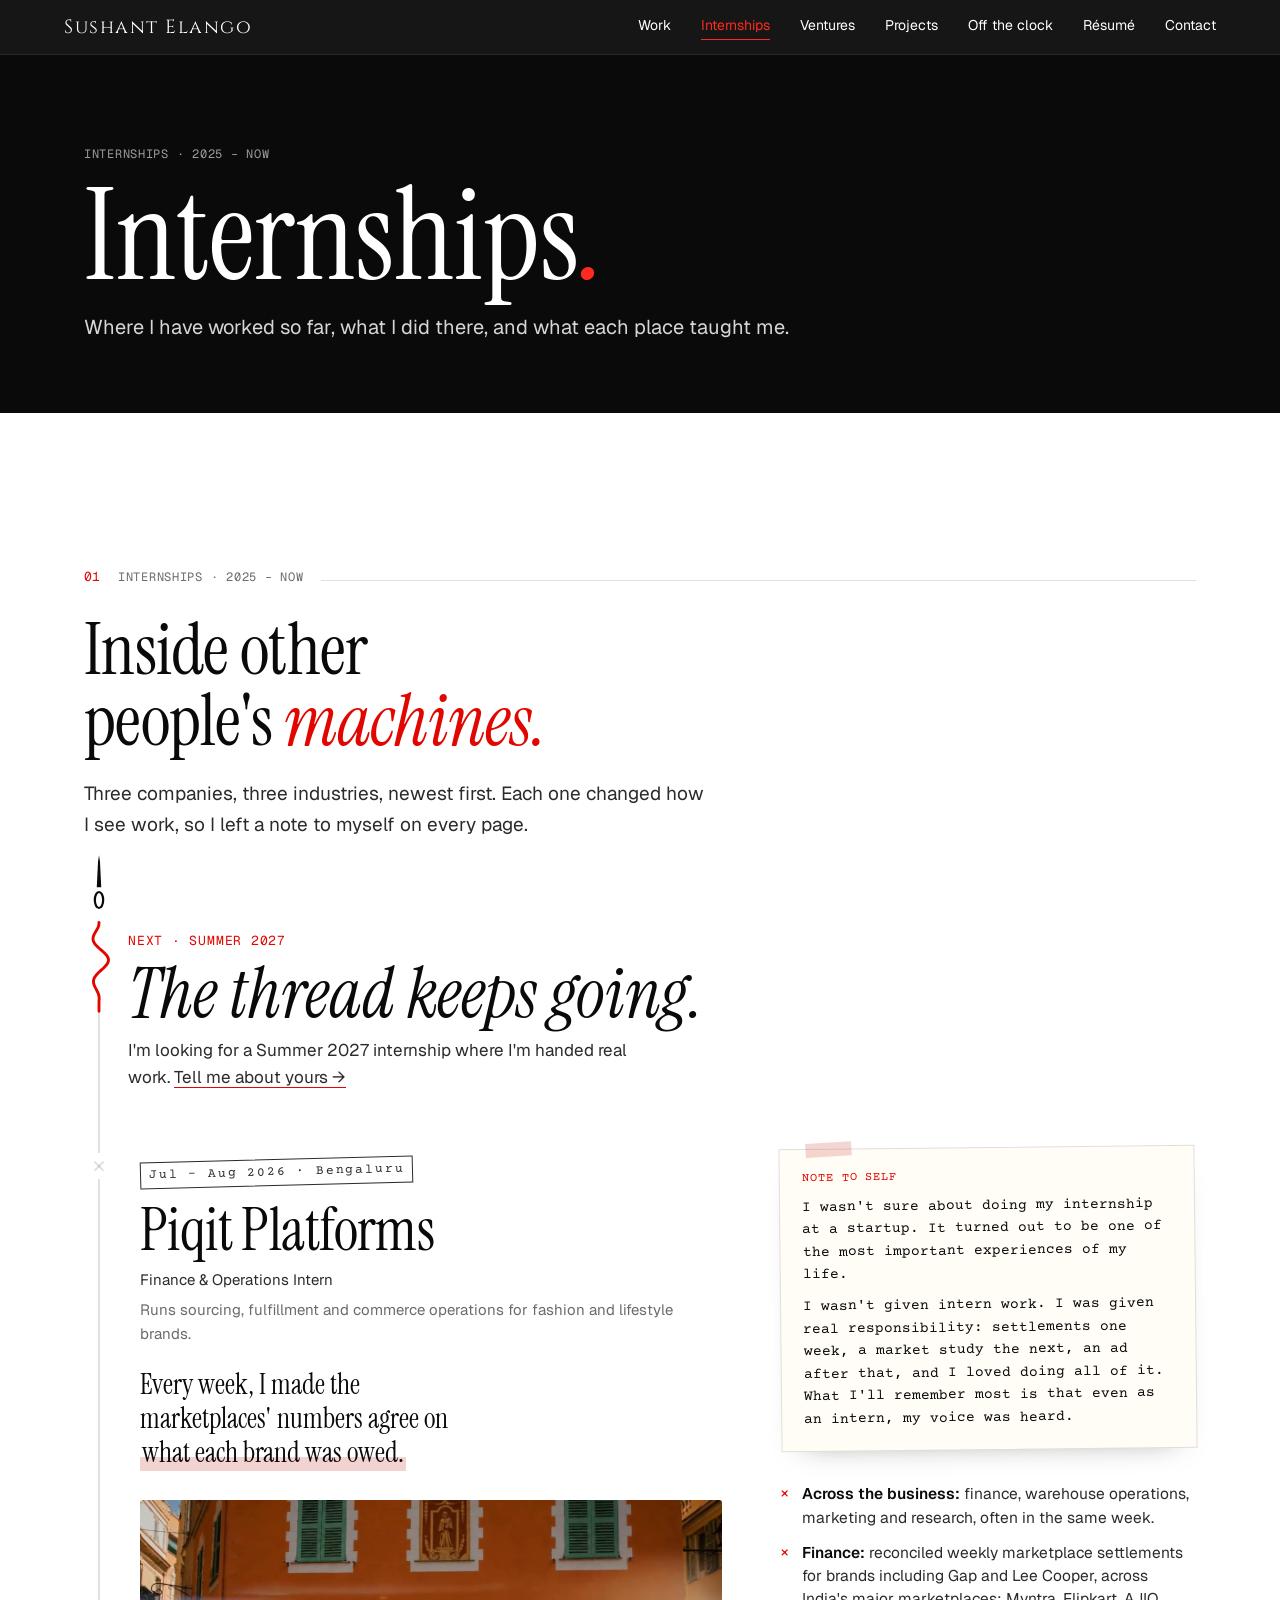
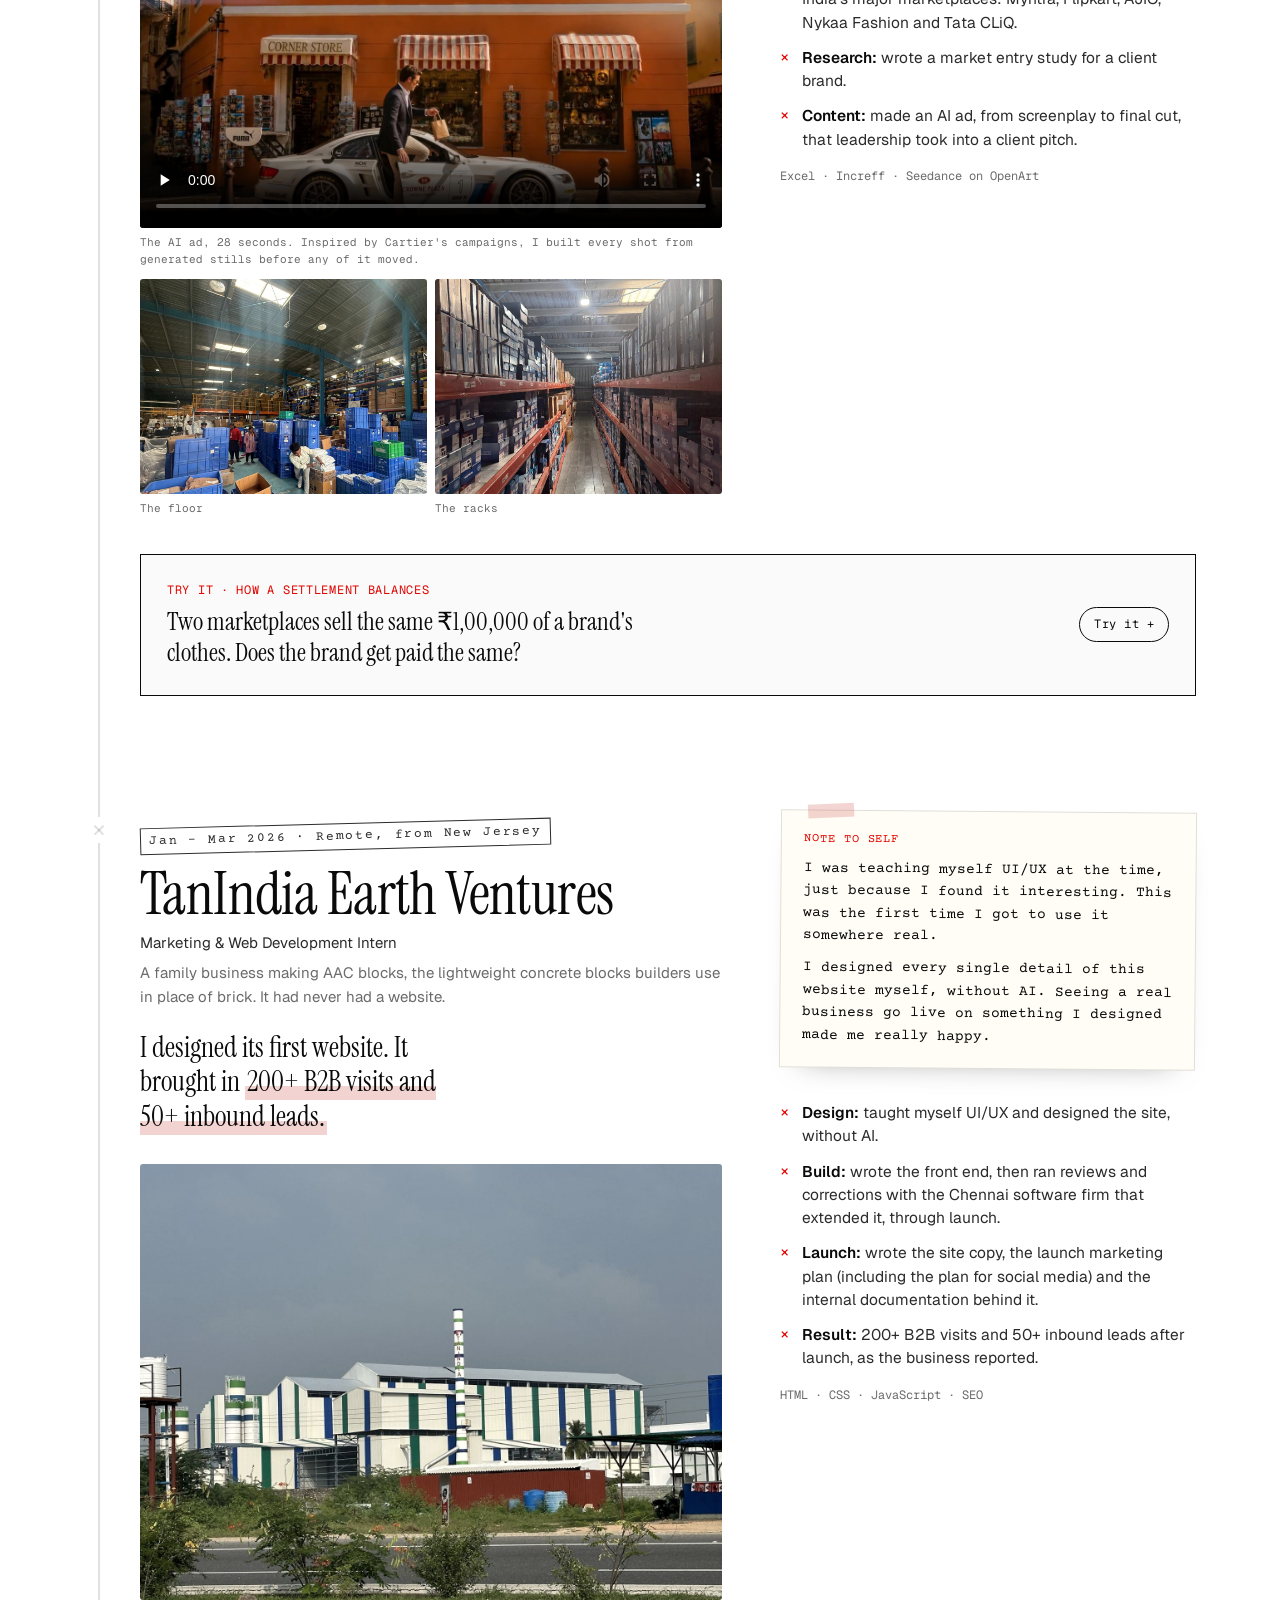
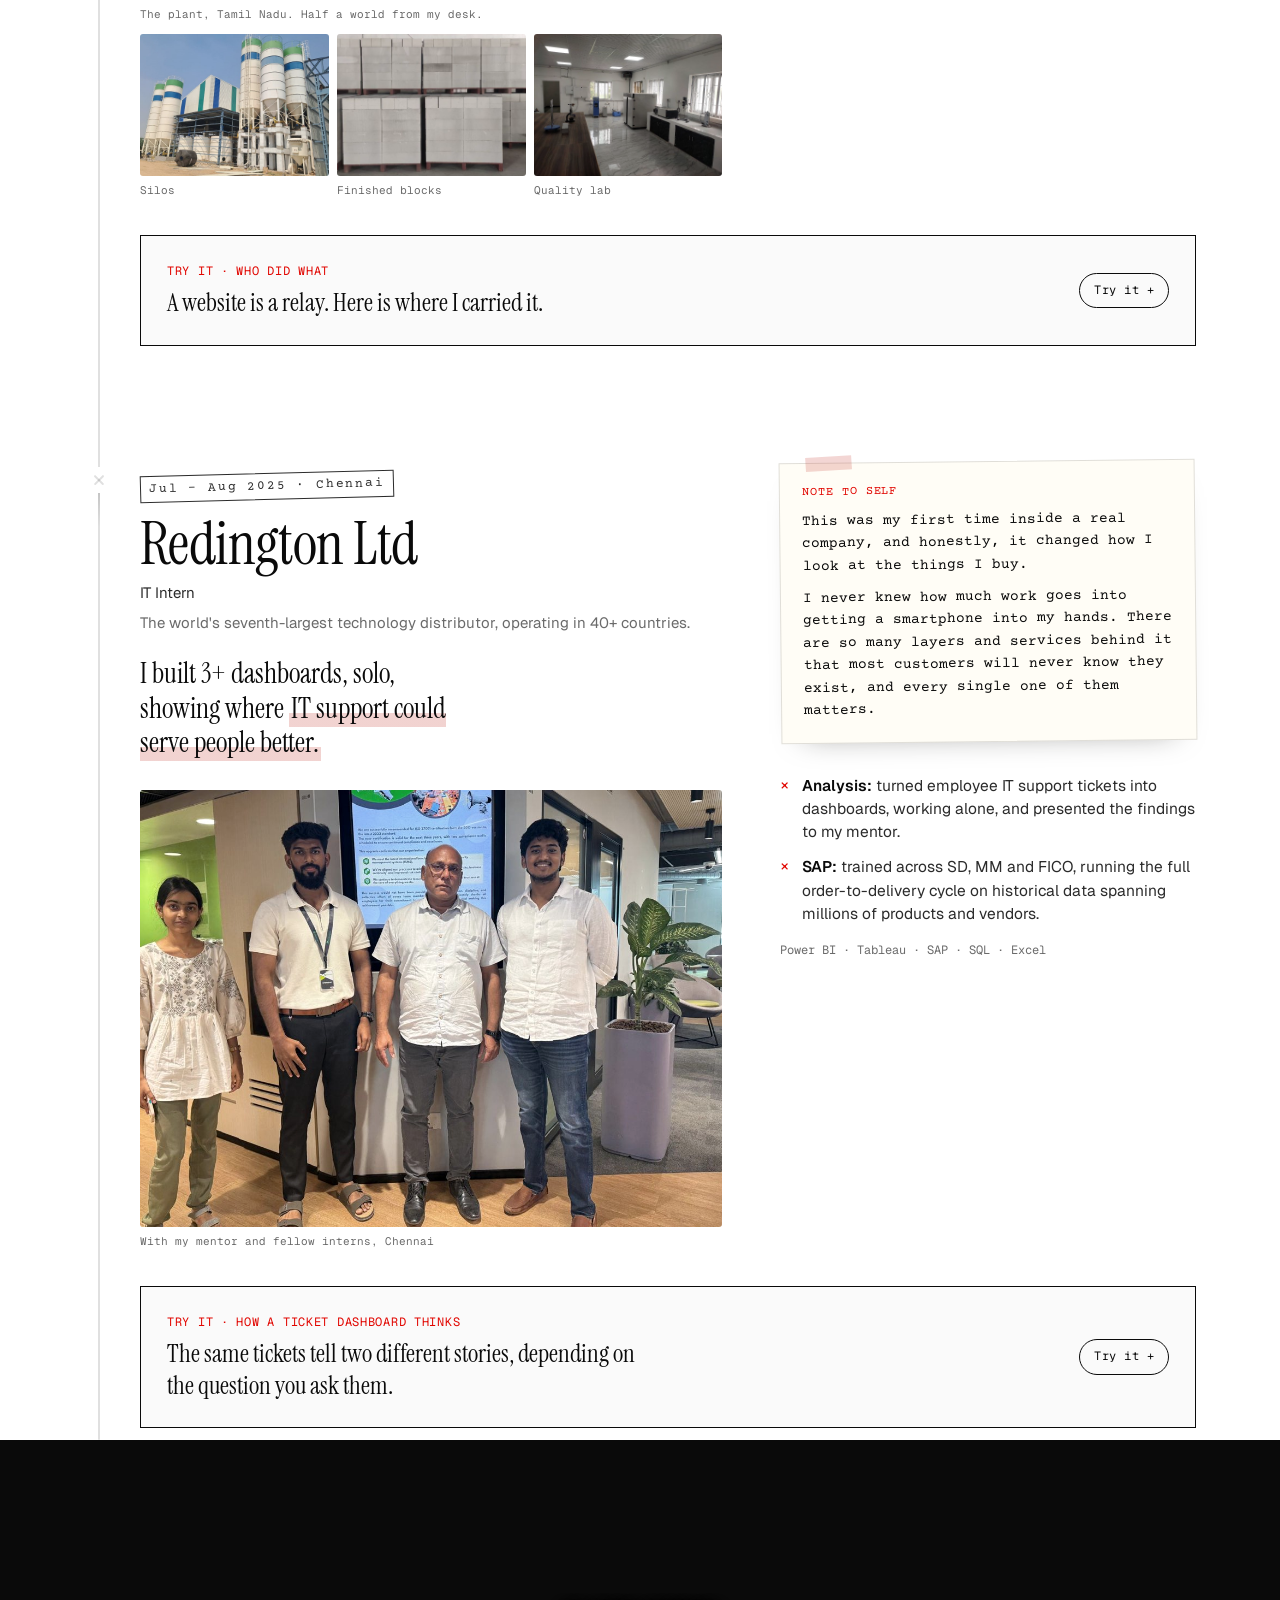
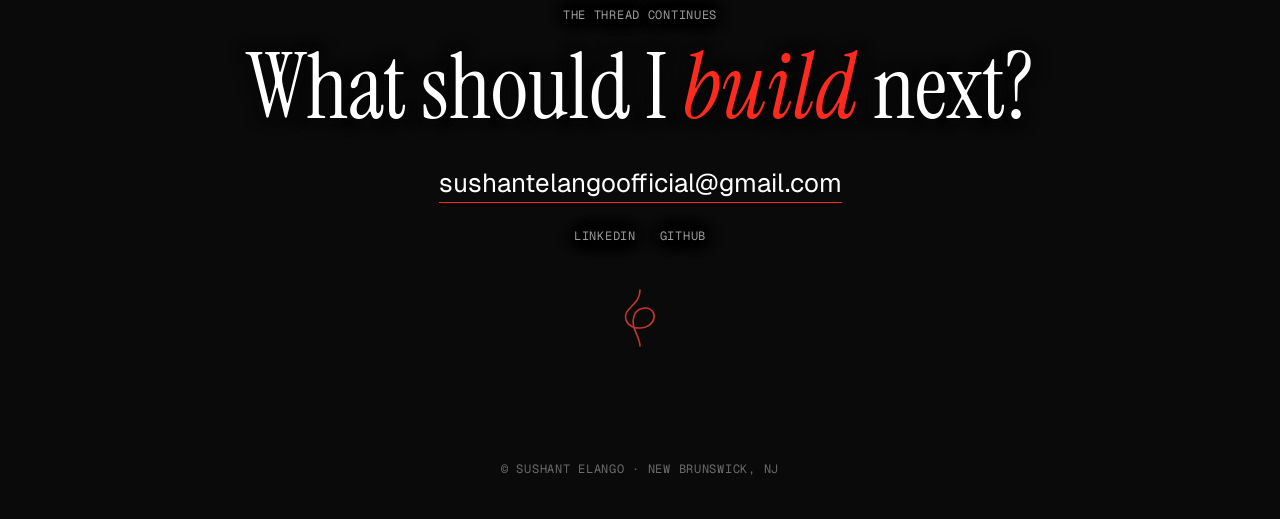
<file: internships.html>
<!doctype html>
<html lang="en" class="no-bands" data-palette="mono">
<head>
<meta charset="utf-8">
<meta name="viewport" content="width=device-width, initial-scale=1">
<title>Internships · Sushant Elango</title>
<meta name="description" content="Redington, TanIndia and Piqit.">
<meta name="theme-color" content="#f3f0e8">
<link rel="icon" href="assets/favicon.svg" type="image/svg+xml">
<link rel="canonical" href="https://sushantelango.com/internships.html">
<meta property="og:type" content="website">
<meta property="og:url" content="https://sushantelango.com/internships.html">
<meta property="og:title" content="Internships · Sushant Elango">
<meta property="og:description" content="A textile mill, a ledger, two pitches, and one thread running through all of it.">
<meta property="og:image" content="https://sushantelango.com/assets/share.jpg">
<meta property="og:image:width" content="1200">
<meta property="og:image:height" content="630">
<meta property="og:image:alt" content="Sushant Elango in a grey suit and a red floral tie">
<meta name="twitter:card" content="summary_large_image">
<link rel="preconnect" href="https://fonts.googleapis.com">
<link rel="preconnect" href="https://fonts.gstatic.com" crossorigin>
<link href="https://fonts.googleapis.com/css2?family=Instrument+Serif:ital@0;1&family=Cinzel:wght@400;500&family=Geist:wght@400;500;600&family=Geist+Mono:wght@400;500&family=Courier+Prime&display=swap" rel="stylesheet">
<link rel="stylesheet" href="assets/site.css?v=87">
</head>
<body class="page-internships">


<a class="skip" href="#main">Skip to the content</a>

<svg id="thread" aria-hidden="true"><path id="threadPath"/></svg>

<header class="nav">
  <div class="nav-row">
    <a class="mark" href="index.html" aria-label="Sushant Elango, home"><span>Sushant Elango</span></a>
    <nav aria-label="Pages">
      <a href="work.html">Work</a>
      <a href="internships.html" aria-current="page">Internships</a>
      <a href="ventures.html">Ventures</a>
      <a href="index.html#projects">Projects</a>
      <a href="life.html">Off the clock</a>
      <a href="credits.html">Résumé</a>
      <a href="#contact">Contact</a>
    </nav>
  </div>
</header>

<main id="main">
  <section class="page-head">
    <div class="label">Internships · 2025 – now</div>
    <h1>Internships<em>.</em></h1>
    <p class="lede">Where I have worked so far, what I did there, and what each place taught me.</p>
  </section>

  <!-- 04 Internships: a thread still being stitched, newest first (from src/drafts/internships-thread.html, 26 Nov 2026) -->
  <style>
    body.page-internships #thread { display: none; }
    .nb { --stitch: var(--thread); }
    .nb-intro { max-width: 620px; font-size: 19px; color: var(--ink-2); margin-top: 16px; }

    /* the notebook: a stitched spine on the left, pages to its right */
    .nb-pages { position: relative; margin-top: clamp(40px, 6vw, 72px); padding-left: 56px; --p: 0; }
    .nb-pages::before, .nb-pages::after { content: ""; position: absolute; z-index: 0; left: 14px; top: 100px; bottom: 0; width: 1.8px; }
    .nb-pages::before { background: var(--rule); border-radius: 1px; }
    .nb-pages::after { background: var(--stitch); border-radius: 1px; transform-origin: top; transform: scaleY(var(--p)); }

    /* the needle: the thread is still moving */
    .needle { position: relative; display: flex; align-items: flex-start; gap: 14px; min-height: 100px; margin-left: -56px; padding-bottom: clamp(34px, 5vw, 56px); }
    .needle svg { flex: none; width: 30px; height: 100px; overflow: visible; }
    .needle .eye { fill: none; stroke: var(--ink); stroke-width: 1.4; }
    .needle .shaft { fill: var(--ink); }
    .needle .tail { fill: none; stroke: var(--stitch); stroke-width: 1.8; stroke-linecap: round; stroke-linejoin: round; }
    .needle-txt { padding-top: 14px; }
    .needle-txt .label { color: var(--stitch); }
    .needle svg { transform: scale(1.6); transform-origin: 15px 100%; }
    .needle-txt p { font-size: 17px; color: var(--ink-2); margin-top: 10px; max-width: 46ch; }
    .needle-txt p.big { font-family: var(--serif); font-style: italic; font-size: clamp(40px, 5.4vw, 72px); line-height: .95; color: var(--ink); margin-top: 8px; }
    .needle-txt .label { font-size: 13px; }

    /* notes up front: each note sits beside its heading */
    /* one grid per section: the heading and media share a left column, the note and list a right one,
       so every edge lines up and neither column leaves a hole */
    .pg { display: grid; grid-template-columns: minmax(0, 7fr) minmax(0, 5fr); column-gap: clamp(28px, 4.5vw, 64px); align-items: start; }
    .pg-l, .pg-r { display: flex; flex-direction: column; gap: 30px; min-width: 0; }
    .pg .note { margin: 0; max-width: none; font-size: 14.5px; line-height: 1.55; padding: 20px 22px; transform: rotate(-.6deg); }
    .page:nth-child(odd) .pg .note { transform: rotate(.5deg); }
    .pg-media { margin: 0; }
    .pg-list { padding-top: 2px; }
    .pg-list .did li { font-size: 15.5px; }

    /* explainers fold behind Try it; the question stays visible */
    details.how > summary { cursor: pointer; list-style: none; display: grid; grid-template-columns: minmax(0, 1fr) auto; column-gap: 16px; align-items: center; }
    details.how > summary::-webkit-details-marker { display: none; }
    details.how > summary .label { grid-column: 1; color: var(--stitch); }
    details.how > summary .q { grid-column: 1; display: block; margin-top: 6px; }
    details.how > summary .open-hint { grid-column: 2; grid-row: 1 / span 2; font-family: var(--mono); font-size: 12px; letter-spacing: .04em; border: 1px solid var(--ink); border-radius: 999px; padding: 7px 14px; white-space: nowrap; }
    details.how > summary .open-hint::after { content: "Try it +"; }
    details.how[open] > summary .open-hint::after { content: "Close −"; }
    details.how > summary:hover .open-hint { background: var(--ink); color: var(--paper); }
    details.how .how-body { margin-top: 18px; padding-top: 16px; border-top: 1px dashed var(--rule); }
    .needle-txt a { color: inherit; text-decoration-color: var(--stitch); text-underline-offset: 4px; }

    .page { position: relative; padding-bottom: clamp(64px, 9vw, 120px); scroll-margin-top: 90px; }
    .knot { position: absolute; left: -48px; top: 6px; width: 14px; height: 26px; background: var(--paper); font-size: 0; color: var(--rule); --r: 0deg; transition: color .3s; z-index: 2; }
    .knot::before, .knot::after { content: ""; position: absolute; left: 50%; top: 50%; width: 13px; height: 1.8px; border-radius: 1px; background: currentColor; transform: translate(-50%, -50%) rotate(calc(45deg + var(--r))); transition: transform .4s; }
    .knot::after { transform: translate(-50%, -50%) rotate(calc(-45deg + var(--r))); }
    .page.lit .knot { color: var(--stitch); --r: 90deg; }
    .page.first { padding-bottom: 12px; }
    .page.first .knot i { position: absolute; left: 50%; top: 100%; width: 1.8px; height: 34px; margin-left: -.9px; background: linear-gradient(var(--rule), transparent); }

    .stamp { display: inline-block; font-family: "Courier Prime", monospace; font-size: 13px; color: var(--ink-2); border: 1px solid var(--ink-2); padding: 2px 8px; transform: rotate(-1.5deg); }
    .page h3 { font-family: var(--serif); font-weight: 400; font-size: clamp(40px, 4.6vw, 62px); line-height: .98; margin-top: 16px; letter-spacing: -.01em; }
    .page .role { font-size: 15px; color: var(--ink-2); display: block; margin-top: 8px; }
    .page .co { color: var(--muted); font-size: 15px; margin-top: 6px; max-width: 58ch; }
    .take { font-family: var(--serif); font-size: clamp(22px, 2.2vw, 28px); line-height: 1.22; max-width: 26ch; margin-top: 22px; }
    .take mark { background: linear-gradient(transparent 62%, rgba(194,54,43,.22) 62%); color: inherit; padding: 0 2px; }

    .page-grid { display: grid; grid-template-columns: minmax(0, 1.05fr) minmax(0, 1fr); gap: clamp(24px, 4vw, 56px); margin-top: 30px; align-items: start; }
    .pg figure { margin: 0; }
    .pg-media img, .pg-media video { display: block; width: 100%; aspect-ratio: 4 / 3; object-fit: cover; border-radius: 3px; background: #111; filter: saturate(.85) contrast(1.02); }
    .pg-media video { aspect-ratio: 16 / 9; filter: none; }
    figcaption { font-family: var(--mono); font-size: 11px; color: var(--muted); padding-top: 6px; }
    .nb-strip { display: grid; grid-template-columns: repeat(3, minmax(0, 1fr)); gap: 8px; margin-top: 10px; }
    .nb-strip img { aspect-ratio: 4 / 3; }
    .nb-strip.two { grid-template-columns: repeat(2, minmax(0, 1fr)); }

    .did { list-style: none; display: grid; gap: 12px; padding: 0; }
    .did li { color: var(--ink-2); line-height: 1.5; padding-left: 22px; position: relative; }
    .did li::before { content: "\00d7"; position: absolute; left: 0; top: -1px; font-family: var(--mono); color: var(--stitch); }
    .did b { color: var(--ink); font-weight: 600; }
    .tools { font-family: var(--mono); font-size: 12px; color: var(--muted); margin-top: 16px; }

    /* the note to self: his own words, typed and taped in */
    .note { position: relative; margin-top: 28px; max-width: 480px; background: #fffdf6; border: 1px solid var(--rule); padding: 20px 22px 18px; transform: rotate(-.8deg);
      box-shadow: 0 14px 30px -24px rgba(22,21,19,.5); font-family: "Courier Prime", monospace; font-size: 15.5px; line-height: 1.5; color: var(--ink); }
    .note::before { content: ""; position: absolute; top: -7px; left: 26px; width: 46px; height: 14px; background: rgba(194,54,43,.2); transform: rotate(-3deg); }
    .note .lbl { display: block; font-size: 12px; letter-spacing: .08em; text-transform: uppercase; color: var(--stitch); margin-bottom: 8px; }
    .note p + p { margin-top: 10px; }
    .page:nth-child(odd) .note { transform: rotate(.7deg); }

    /* the explainers: how the work actually worked */
    .how { margin-top: 36px; border: 1px solid var(--ink); background: var(--card); padding: clamp(16px, 2.2vw, 26px); }
    .how-head { display: flex; justify-content: space-between; align-items: baseline; gap: 12px; flex-wrap: wrap; }
    .how-head .label { color: var(--ink); }
    .how .q { font-family: var(--serif); font-size: clamp(20px, 2vw, 25px); line-height: 1.25; margin-top: 10px; max-width: 40ch; }
    .how .fine { margin-top: 12px; }
    .seg { display: inline-flex; border: 1px solid var(--ink); border-radius: 999px; overflow: hidden; }
    .seg button { font: inherit; font-family: var(--mono); font-size: 11.5px; letter-spacing: .04em; padding: 6px 12px; background: none; border: 0; cursor: pointer; color: var(--ink); }
    .seg button[aria-pressed="true"] { background: var(--ink); color: var(--paper); }

    .fall { margin-top: 18px; display: grid; gap: 6px; }
    .fall .row { display: grid; grid-template-columns: 150px minmax(0, 1fr) 92px; gap: 12px; align-items: center; font-size: 14px; opacity: .25; transition: opacity .35s; }
    .fall .row.on { opacity: 1; }
    .fall .track { display: block; position: relative; height: 18px; }
    .fall .bar { position: absolute; top: 0; bottom: 0; background: var(--ink); border-radius: 2px; transition: left .45s, width .45s; }
    .fall .row.cut .bar { background: repeating-linear-gradient(135deg, var(--stitch) 0 4px, rgba(194,54,43,.45) 4px 8px); }
    .fall .row.total .bar { background: var(--stitch); }
    .fall .amt { font-family: var(--mono); font-size: 12.5px; text-align: right; }
    .fall .row.total { font-weight: 600; margin-top: 4px; padding-top: 8px; border-top: 1px solid var(--rule); }
    .how-foot { display: flex; justify-content: space-between; align-items: center; gap: 12px; margin-top: 16px; flex-wrap: wrap; }
    .btn { font: inherit; font-family: var(--mono); font-size: 12px; letter-spacing: .04em; border: 1px solid var(--ink); border-radius: 999px; padding: 7px 14px; background: none; cursor: pointer; color: var(--ink); }
    .btn:hover { background: var(--ink); color: var(--paper); }
    .reveal-ans { margin-top: 14px; padding-top: 12px; border-top: 1px dashed var(--rule); color: var(--ink-2); }
    .reveal-ans[hidden] { display: none; }

    .bars { margin-top: 18px; display: grid; gap: 8px; }
    .bars .row { display: grid; grid-template-columns: 150px minmax(0, 1fr) 54px; gap: 12px; align-items: center; font-size: 14px; }
    .bars .track { display: block; height: 16px; background: var(--paper-2); border-radius: 2px; overflow: hidden; }
    .bars .bar { display: block; height: 100%; background: var(--ink); transition: width .45s; }
    .bars .row:first-child .bar { background: var(--stitch); }
    .bars .amt { font-family: var(--mono); font-size: 12.5px; text-align: right; }

    .flow { list-style: none; display: grid; grid-template-columns: repeat(5, minmax(0, 1fr)); margin-top: 18px; padding: 0; counter-reset: f; }
    .flow li { position: relative; padding: 30px 14px 0 0; }
    .flow li::before { counter-increment: f; content: "0" counter(f); position: absolute; top: 0; left: 0; font-family: var(--mono); font-size: 11px; color: var(--muted); }
    .flow li::after { content: ""; position: absolute; top: 20px; left: 0; right: 0; border-top: 2px dashed var(--rule); }
    .flow li.me::after { border-top-color: var(--stitch); }
    .flow .who { display: inline-block; font-family: var(--mono); font-size: 10.5px; letter-spacing: .06em; text-transform: uppercase; padding: 2px 6px; border: 1px solid var(--ink-2); color: var(--ink-2); margin-top: 8px; }
    .flow li.me .who { background: var(--stitch); border-color: var(--stitch); color: #fff; }
    .flow p { font-size: 14px; color: var(--ink-2); margin-top: 8px; line-height: 1.4; }
    .flow b { display: block; font-family: var(--serif); font-weight: 400; font-size: 22px; color: var(--ink); line-height: 1.1; margin-top: 6px; }

    @media (max-width: 860px) {
      .pg { display: flex; flex-direction: column; gap: 26px; }
      .pg-l, .pg-r { display: contents; }
      .pg-head { order: 1; } .pg .note { order: 2; } .pg-media { order: 3; } .pg-list { order: 4; }
      .flow { grid-template-columns: repeat(2, minmax(0, 1fr)); row-gap: 18px; }
    }
    @media (max-width: 560px) {
      .nb-pages { padding-left: 40px; }
      .nb-pages::before, .nb-pages::after { left: 8px; }
      .needle { margin-left: -40px; gap: 10px; }
      .needle svg { width: 18px; transform: scale(1.3); }
      details.how > summary { grid-template-columns: minmax(0, 1fr); }
      details.how > summary .open-hint { grid-column: 1; grid-row: auto; justify-self: start; margin-top: 12px; }
      .knot { left: -38px; }
      .fall .row, .bars .row { grid-template-columns: 104px minmax(0, 1fr) 70px; font-size: 13px; }
    }
    @media (prefers-reduced-motion: reduce) { .nb-pages::after { transform: none; } .knot, .knot::before, .knot::after, .fall .bar, .fall .row, .bars .bar { transition: none; } }
  </style>

  <section class="chapter nb" id="internships" data-anchor="left">
    <div class="ch-head"><span class="num">01</span><span class="label">Internships · 2025 – now</span><span class="rule"></span></div>
    <h2 class="reveal">Inside other people's <em>machines.</em></h2>
    <p class="nb-intro reveal">Three companies, three industries, newest first. Each one changed how I see work, so I left a note to myself on every page.</p>

    <div class="nb-pages" id="nbPages">

      <div class="needle reveal">
        <svg viewBox="0 -36 30 100" aria-hidden="true">
          <path class="tail" d="M15 8 C 30 14, 2 26, 15 36 S 24 54, 15 64"/>
          <ellipse class="eye" cx="15" cy="-6" rx="2.6" ry="5"/>
          <path class="shaft" d="M13.6 -14 L16.4 -14 L15.6 -30 L15 -34 L14.4 -30 Z"/>
        </svg>
        <div class="needle-txt">
          <span class="label">Next · Summer 2027</span>
          <p class="big">The thread keeps going.</p>
          <p>I'm looking for a Summer 2027 internship where I'm handed real work. <a href="#contact">Tell me about yours &rarr;</a></p>
        </div>
      </div>

      <!-- PIQIT (newest) -->
      <article class="page" id="piqit">
        <span class="knot" aria-hidden="true">&times;</span>
        <div class="pg">
          <div class="pg-l">
          <div class="pg-head">
        <span class="stamp">Jul – Aug 2026 · Bengaluru</span>
        <h3>Piqit Platforms</h3>
        <span class="role">Finance &amp; Operations Intern</span>
        <p class="co">Runs sourcing, fulfillment and commerce operations for fashion and lifestyle brands.</p>
        <p class="take">Every week, I made the marketplaces' numbers agree on <mark>what each brand was owed.</mark></p>
          </div>
          <figure class="pg-media">
            <video src="assets/photos/piqit/ad.mp4" poster="assets/photos/piqit/ad-poster.jpg" controls playsinline preload="none"></video>
            <figcaption>The AI ad, 28 seconds. Inspired by Cartier's campaigns, I built every shot from generated stills before any of it moved.</figcaption>
            <div class="nb-strip two">
              <figure><img src="assets/photos/piqit/floor.jpg" alt="Piqit's fulfillment warehouse in Bengaluru, blue crates and racks under a high roof" loading="lazy"><figcaption>The floor</figcaption></figure>
              <figure><img src="assets/photos/piqit/racks.jpg" alt="A long aisle of racked shoe boxes in Piqit's warehouse" loading="lazy"><figcaption>The racks</figcaption></figure>
            </div>
          </figure>
          </div>
          <div class="pg-r">
        <div class="note"><span class="lbl">Note to self</span>
          <p>I wasn't sure about doing my internship at a startup. It turned out to be one of the most important experiences of my life.</p>
          <p>I wasn't given intern work. I was given real responsibility: settlements one week, a market study the next, an ad after that, and I loved doing all of it. What I'll remember most is that even as an intern, my voice was heard.</p>
        </div>
          <div class="pg-list">
            <ul class="did">
              <li><b>Across the business:</b> finance, warehouse operations, marketing and research, often in the same week.</li>
              <li><b>Finance:</b> reconciled weekly marketplace settlements for brands including Gap and Lee Cooper, across India's major marketplaces: Myntra, Flipkart, AJIO, Nykaa Fashion and Tata CLiQ.</li>
              <li><b>Research:</b> wrote a market entry study for a client brand.</li>
              <li><b>Content:</b> made an AI ad, from screenplay to final cut, that leadership took into a client pitch.</li>
            </ul>
            <p class="tools">Excel · Increff · Seedance on OpenArt</p>
          </div>
          </div>
        </div>
        <details class="how" data-how="settle">
          <summary><span class="label">Try it · How a settlement balances</span><span class="q">Two marketplaces sell the same ₹1,00,000 of a brand's clothes. Does the brand get paid the same?</span><span class="open-hint" aria-hidden="true"></span></summary>
          <div class="how-body">
            <div class="seg" role="group" aria-label="Marketplace"><button type="button" aria-pressed="true" data-mk="a">Marketplace A</button><button type="button" aria-pressed="false" data-mk="b">Marketplace B</button></div>
          <div class="fall" id="fall"></div>
          <div class="how-foot">
            <button type="button" class="btn" id="fallStep">Next step &rarr;</button>
            <button type="button" class="btn" id="fallWhy" aria-expanded="false" aria-controls="fallAns">Why the difference?</button>
          </div>
          <p class="reveal-ans" id="fallAns" hidden>Each marketplace has its own discounts, fees, returns rules and payout cycle. My weekly work was taking every marketplace's statement and making it land on one correct number for each brand.</p>
          <p class="fine">Illustrative numbers, not Piqit's or any brand's.</p>
          </div>
        </details>
      </article>

      <!-- TANINDIA -->
      <article class="page" id="tanindia">
        <span class="knot" aria-hidden="true">&times;</span>
        <div class="pg">
          <div class="pg-l">
          <div class="pg-head">
        <span class="stamp">Jan – Mar 2026 · Remote, from New Jersey</span>
        <h3>TanIndia Earth Ventures</h3>
        <span class="role">Marketing &amp; Web Development Intern</span>
        <p class="co">A family business making AAC blocks, the lightweight concrete blocks builders use in place of brick. It had never had a website.</p>
        <p class="take">I designed its first website. It brought in <mark>200+ B2B visits and 50+ inbound leads.</mark></p>
          </div>
          <figure class="pg-media"><img src="assets/photos/tanindia/plant.jpg" alt="TanIndia's AAC block plant in Tamil Nadu" loading="lazy"><figcaption>The plant, Tamil Nadu. Half a world from my desk.</figcaption>
            <div class="nb-strip">
              <figure><img src="assets/photos/tanindia/silos.jpg" alt="Silos at the TanIndia plant" loading="lazy"><figcaption>Silos</figcaption></figure>
              <figure><img src="assets/photos/tanindia/blocks.jpg" alt="Stacked Tan Pro AAC blocks" loading="lazy"><figcaption>Finished blocks</figcaption></figure>
              <figure><img src="assets/photos/tanindia/lab.jpg" alt="TanIndia quality testing lab" loading="lazy"><figcaption>Quality lab</figcaption></figure>
            </div>
          </figure>
          </div>
          <div class="pg-r">
        <div class="note"><span class="lbl">Note to self</span>
          <p>I was teaching myself UI/UX at the time, just because I found it interesting. This was the first time I got to use it somewhere real.</p>
          <p>I designed every single detail of this website myself, without AI. Seeing a real business go live on something I designed made me really happy.</p>
        </div>
          <div class="pg-list">
            <ul class="did">
              <li><b>Design:</b> taught myself UI/UX and designed the site, without AI.</li>
              <li><b>Build:</b> wrote the front end, then ran reviews and corrections with the Chennai software firm that extended it, through launch.</li>
              <li><b>Launch:</b> wrote the site copy, the launch marketing plan (including the plan for social media) and the internal documentation behind it.</li>
              <li><b>Result:</b> 200+ B2B visits and 50+ inbound leads after launch, as the business reported.</li>
            </ul>
            <p class="tools">HTML · CSS · JavaScript · SEO</p>
          </div>
          </div>
        </div>
        <details class="how">
          <summary><span class="label">Try it · Who did what</span><span class="q">A website is a relay. Here is where I carried it.</span><span class="open-hint" aria-hidden="true"></span></summary>
          <div class="how-body">
            <span class="fine" style="margin:0">Red is my part</span>
          <ol class="flow">
            <li class="me"><span class="who">Me</span><b>Design</b><p>Designed the site, self-taught and without AI, and built the front end.</p></li>
            <li><span class="who">The business</span><b>Approved it</b><p>Approved the design and went ahead with it.</p></li>
            <li><span class="who">Chennai software firm</span><b>Extended it</b><p>Built on it, with changes of their own.</p></li>
            <li class="me"><span class="who">Me</span><b>Reviews</b><p>Ran reviews and corrections through launch.</p></li>
            <li><span class="who">The business</span><b>200+ · 50+</b><p>Visits and inbound leads after launch, as the business reported.</p></li>
          </ol>
          <p class="fine">Photos from <a href="https://tanindia.co.in" target="_blank" rel="noopener">tanindia.co.in</a>. The site is being redeveloped, so it may look different from the version I launched.</p>
          </div>
        </details>
      </article>

      <!-- REDINGTON (first) -->
      <article class="page first" id="redington">
        <span class="knot" aria-hidden="true">&times;<i></i></span>
        <div class="pg">
          <div class="pg-l">
          <div class="pg-head">
        <span class="stamp">Jul – Aug 2025 · Chennai</span>
        <h3>Redington Ltd</h3>
        <span class="role">IT Intern</span>
        <p class="co">The world's seventh-largest technology distributor, operating in 40+ countries.</p>
        <p class="take">I built 3+ dashboards, solo, showing where <mark>IT support could serve people better.</mark></p>
          </div>
          <figure class="pg-media"><img src="assets/photos/redington/office.jpg" alt="Sushant with his mentor and fellow interns in Redington's Chennai office, beside a Redington screen" loading="lazy"><figcaption>With my mentor and fellow interns, Chennai</figcaption></figure>
          </div>
          <div class="pg-r">
        <div class="note"><span class="lbl">Note to self</span>
          <p>This was my first time inside a real company, and honestly, it changed how I look at the things I buy.</p>
          <p>I never knew how much work goes into getting a smartphone into my hands. There are so many layers and services behind it that most customers will never know they exist, and every single one of them matters.</p>
        </div>
          <div class="pg-list">
            <ul class="did">
              <li><b>Analysis:</b> turned employee IT support tickets into dashboards, working alone, and presented the findings to my mentor.</li>
              <li><b>SAP:</b> trained across SD, MM and FICO, running the full order-to-delivery cycle on historical data spanning millions of products and vendors.</li>
            </ul>
            <p class="tools">Power BI · Tableau · SAP · SQL · Excel</p>
          </div>
          </div>
        </div>
        <details class="how" data-how="tickets">
          <summary><span class="label">Try it · How a ticket dashboard thinks</span><span class="q">The same tickets tell two different stories, depending on the question you ask them.</span><span class="open-hint" aria-hidden="true"></span></summary>
          <div class="how-body">
            <div class="seg" role="group" aria-label="Sort the tickets by"><button type="button" aria-pressed="true" data-view="count">Most tickets</button><button type="button" aria-pressed="false" data-view="wait">Longest wait</button></div>
          <div class="bars" id="ticketBars"></div>
          <p class="fine">Illustrative numbers. The real dashboards used Redington's data, which stays with Redington.</p>
          </div>
        </details>
      </article>
    </div>
  </section>

  <script>
    (function notebook() {
      const pages = document.getElementById('nbPages'); if (!pages) return;
      const items = [...pages.querySelectorAll('.page')];
      const still = matchMedia('(prefers-reduced-motion: reduce)').matches;
      function stitch() {
        const r = pages.getBoundingClientRect(), mark = innerHeight * 0.6;
        pages.style.setProperty('--p', still ? 1 : Math.min(1, Math.max(0, (mark - r.top) / r.height)).toFixed(4));
        items.forEach(it => it.classList.toggle('lit', still || it.getBoundingClientRect().top < mark));
      }
      addEventListener('scroll', stitch, { passive: true }); addEventListener('resize', stitch); stitch();

      // the thread behind the needle moves like a snake: one wave travelling down its length,
      // widest just below the eye and easing to nothing where it joins the stitched spine
      const tail = document.querySelector('.needle .tail');
      if (tail) {
        const Y0 = 8, Y1 = 64, AMP = 7, WAVE = 30, SPEED = 0.45; // px, px, px per wavelength, cycles per second
        const shape = t => {
          let d = '';
          for (let y = Y0; y <= Y1; y += 1.5) {
            const u = (y - Y0) / (Y1 - Y0);                     // 0 at the eye, 1 at the spine
            const amp = AMP * Math.sin(Math.PI * Math.min(1, u * 1.15)) * (1 - u * 0.35);
            const x = 15 + amp * Math.sin(2 * Math.PI * ((y - Y0) / WAVE - t * SPEED));
            d += (d ? ' L' : 'M') + x.toFixed(2) + ' ' + y.toFixed(2);
          }
          return d;
        };
        if (still) { tail.setAttribute('d', shape(0)); }
        else {
          const box = tail.closest('.needle');
          const loop = now => {
            const r = box.getBoundingClientRect();
            if (r.bottom > 0 && r.top < innerHeight) tail.setAttribute('d', shape(now / 1000)); // only draw while on screen
            requestAnimationFrame(loop);
          };
          requestAnimationFrame(loop);
        }
      }

      // Redington: the same tickets, sorted by two different questions (illustrative)
      const tk = document.getElementById('ticketBars');
      if (tk) {
        const data = [['Passwords and access', 46, 0.6], ['Software installs', 31, 2.8], ['Email', 24, 1.1], ['Hardware', 17, 4.3], ['Network', 12, 3.4]];
        const draw = v => {
          const k = v === 'count' ? 1 : 2, max = Math.max(...data.map(d => d[k]));
          const rows = [...data].sort((a, b) => b[k] - a[k]);
          tk.innerHTML = rows.map(d => `<div class="row"><span>${d[0]}</span><span class="track"><span class="bar" style="width:${(d[k] / max * 100).toFixed(1)}%"></span></span><span class="amt">${v === 'count' ? d[1] : d[2].toFixed(1) + ' d'}</span></div>`).join('');
        };
        const seg = tk.closest('.how').querySelectorAll('[data-view]');
        seg.forEach(b => b.addEventListener('click', () => { seg.forEach(x => x.setAttribute('aria-pressed', x === b)); draw(b.dataset.view); }));
        draw('count');
      }

      // Piqit: a settlement, one deduction at a time (illustrative)
      const fall = document.getElementById('fall');
      if (fall) {
        const M = {
          a: [['Gross sales', 100000], ['Discounts', -15000], ['Tax', -9000], ['Returns', -10000], ['Marketplace fees', -12000]],
          b: [['Gross sales', 100000], ['Discounts', -22000], ['Tax', -8000], ['Returns', -5000], ['Marketplace fees', -17000]]
        };
        let mk = 'a', step = 1;
        const inr = n => '₹' + Math.abs(n).toLocaleString('en-IN');
        const draw = () => {
          const rows = M[mk]; let run = 0, html = '';
          rows.forEach(([name, v], i) => {
            const from = v < 0 ? run + v : 0, w = Math.abs(v); run += v;
            html += `<div class="row ${v < 0 ? 'cut' : ''} ${i < step ? 'on' : ''}"><span>${name}</span><span class="track"><span class="bar" style="left:${from / 1000}%;width:${w / 1000}%"></span></span><span class="amt">${v < 0 ? '− ' : ''}${inr(v)}</span></div>`;
          });
          const done = step > rows.length;
          html += `<div class="row total ${done ? 'on' : ''}"><span>Owed to the brand</span><span class="track"><span class="bar" style="left:0;width:${run / 1000}%"></span></span><span class="amt">${inr(run)}</span></div>`;
          fall.innerHTML = html;
          document.getElementById('fallStep').textContent = done ? 'Start again' : 'Next step →';
        };
        document.getElementById('fallStep').addEventListener('click', () => { step = step > M[mk].length ? 1 : step + 1; draw(); });
        const seg = fall.closest('.how').querySelectorAll('[data-mk]');
        seg.forEach(b => b.addEventListener('click', () => { seg.forEach(x => x.setAttribute('aria-pressed', x === b)); mk = b.dataset.mk; step = M[mk].length + 1; draw(); }));
        const why = document.getElementById('fallWhy'), ans = document.getElementById('fallAns');
        why.addEventListener('click', () => { const open = ans.hidden; ans.hidden = !open; why.setAttribute('aria-expanded', open); });
        draw();
      }
    })();
  </script>

  <section class="contact" id="contact">
    <div class="label">The thread continues</div>
    <h2>What should I <em>build</em> next?</h2>
    <a class="mail" href="mailto:sushantelangoofficial@gmail.com">sushantelangoofficial@gmail.com</a>
    <div class="links label"><a href="https://www.linkedin.com/in/sushantelango" target="_blank" rel="noopener">LinkedIn</a><a href="https://github.com/SushantElango" target="_blank" rel="noopener">GitHub</a></div>
    <svg id="knot" viewBox="0 0 64 64" aria-hidden="true" data-anchor="end"><path d="M32 4 C 32 20, 14 22, 18 34 C 22 46, 44 44, 46 32 C 48 20, 30 18, 26 30 C 22 42, 32 50, 32 60" fill="none" stroke="#c2362b" stroke-width="1.6" stroke-linecap="round"/></svg>
  </section>

</main>
<footer class="label">© Sushant Elango · New Brunswick, NJ</footer>

<script src="assets/site.js?v=87"></script>
</body>
</html>
</file>
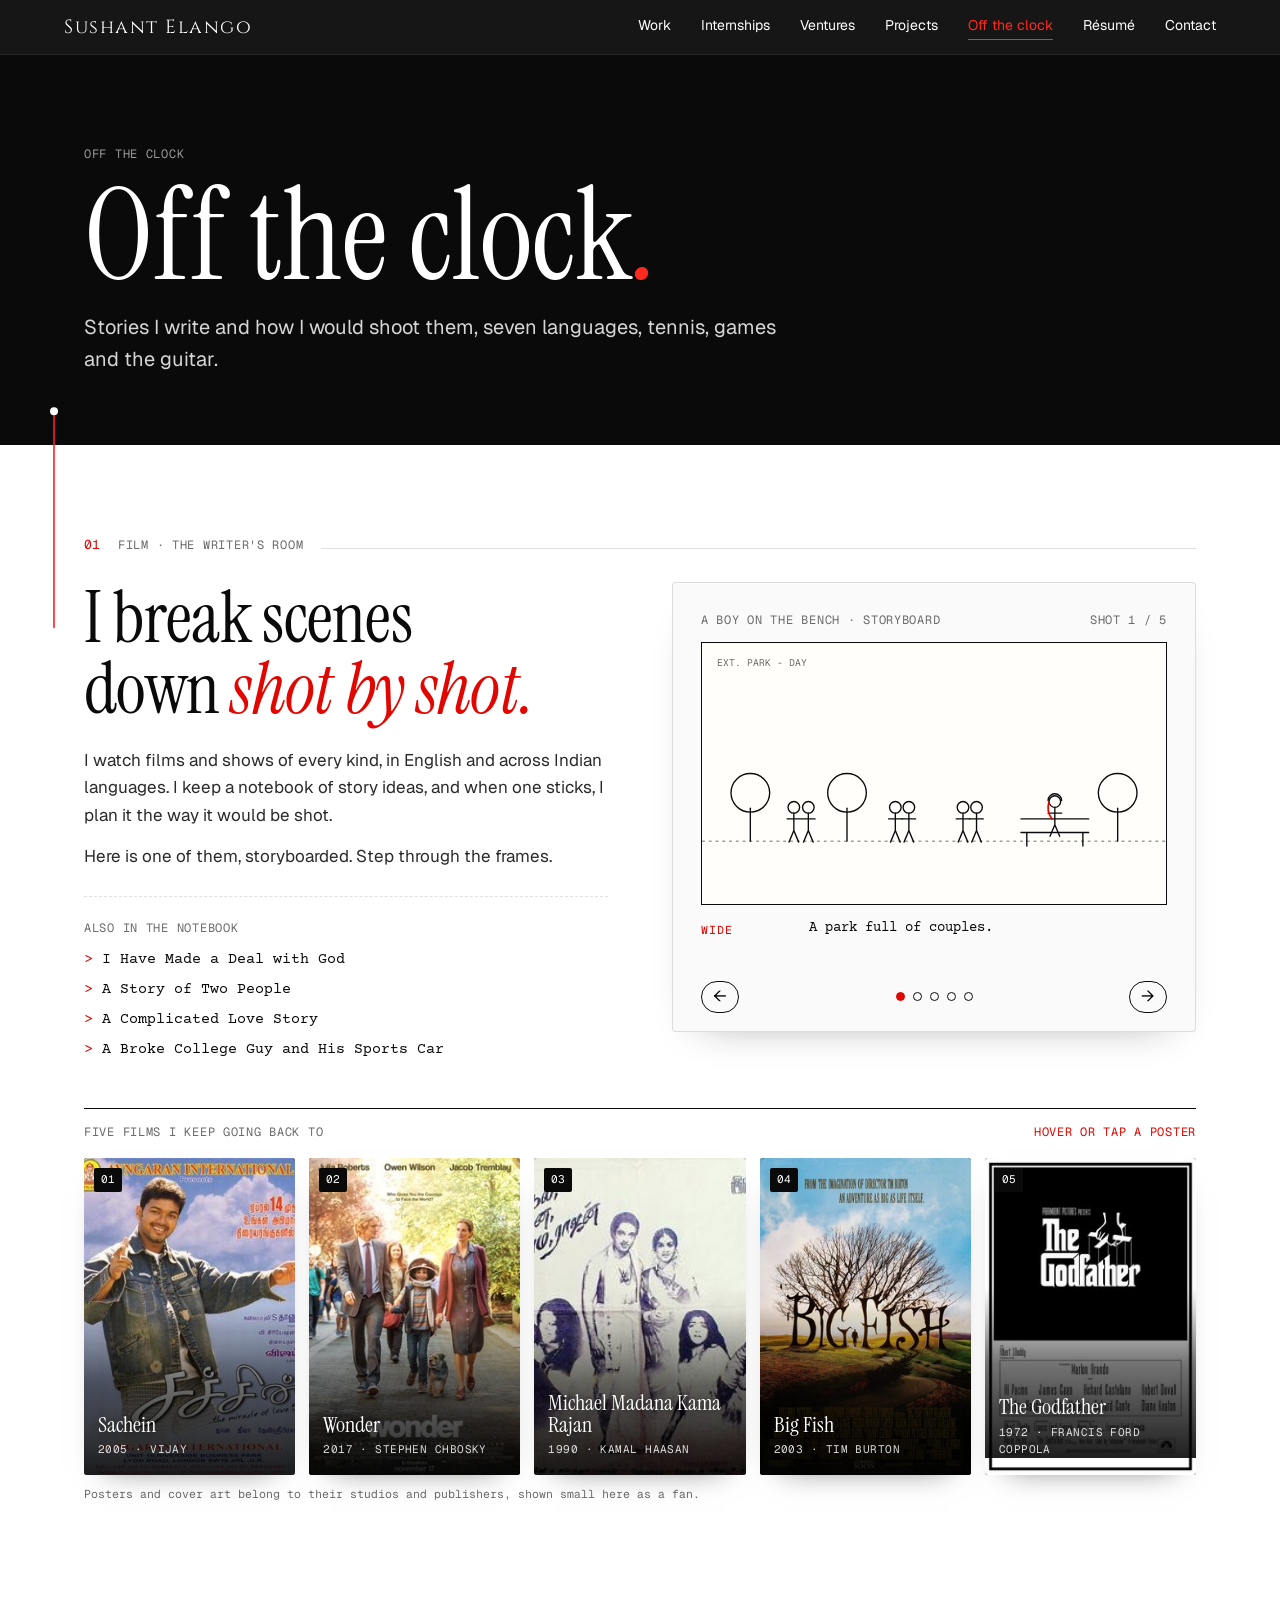
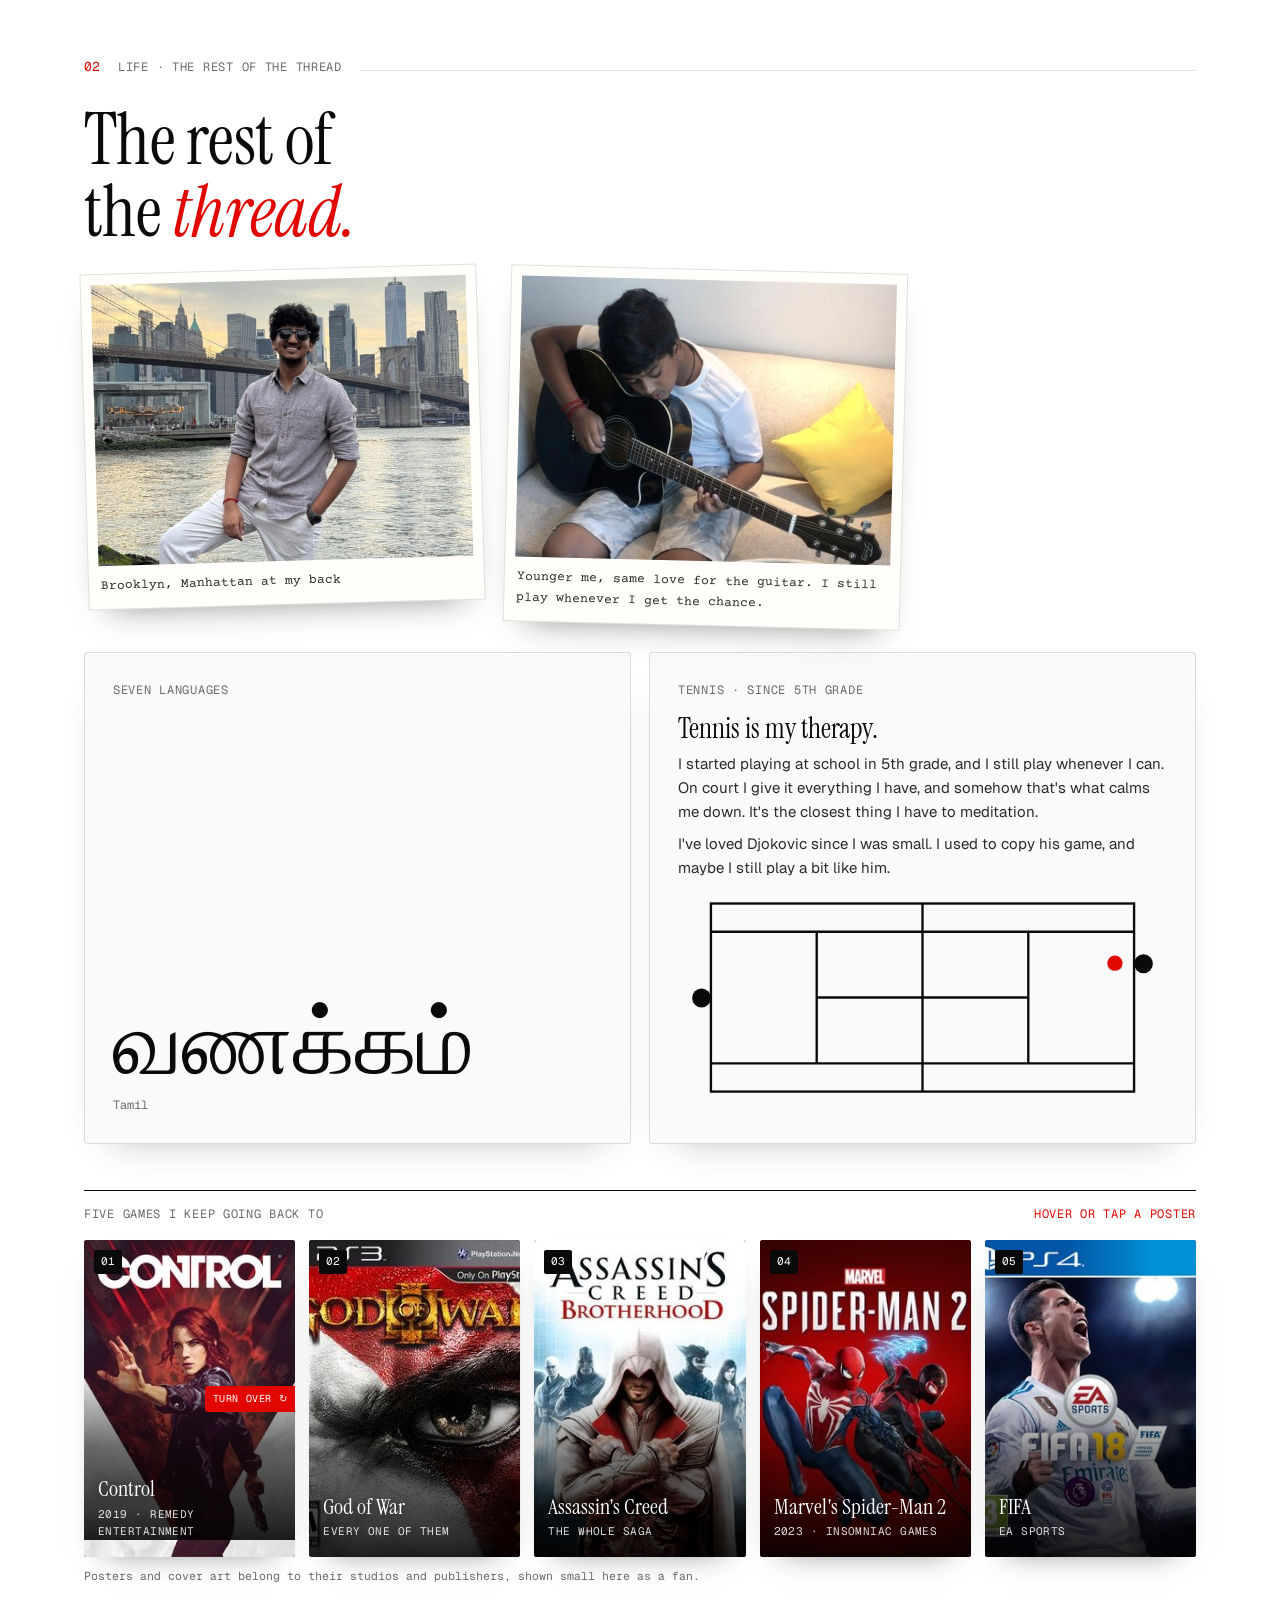
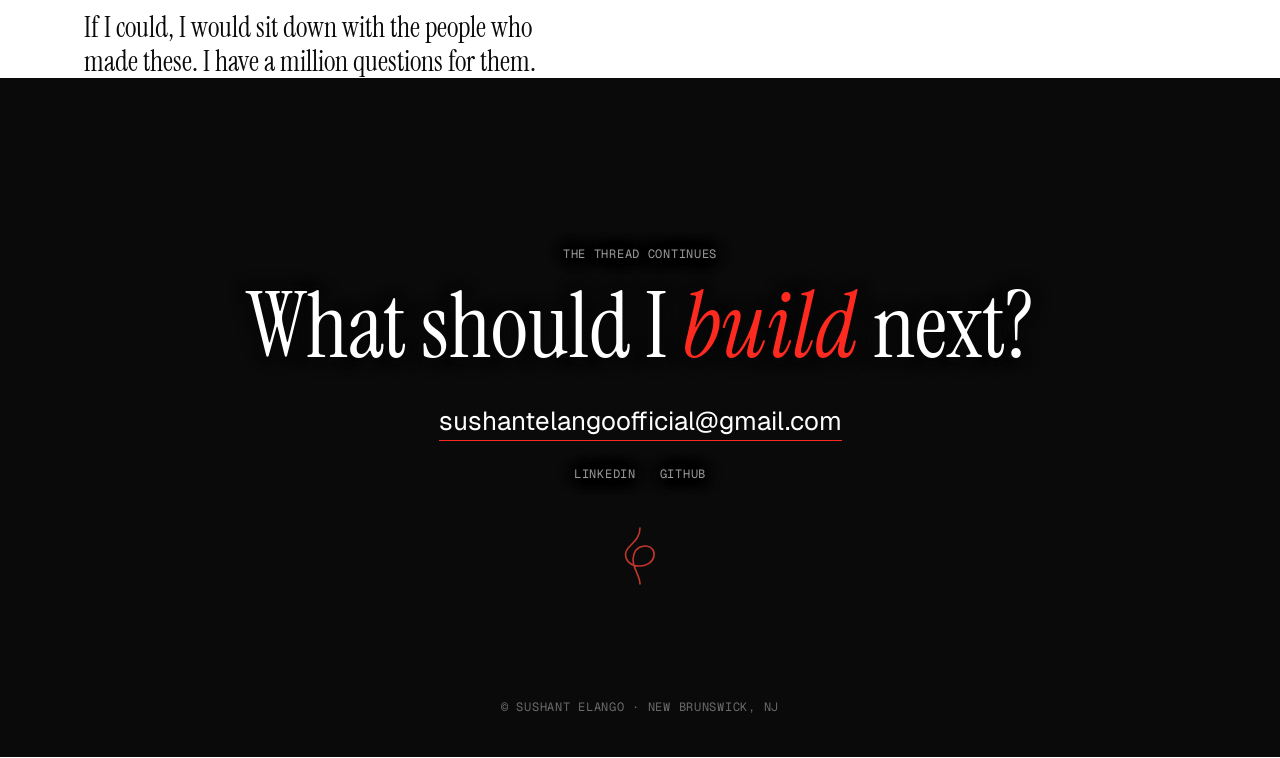
<file: life.html>
<!doctype html>
<html lang="en" class="no-bands" data-palette="mono">
<head>
<meta charset="utf-8">
<meta name="viewport" content="width=device-width, initial-scale=1">
<title>Off the clock · Sushant Elango</title>
<meta name="description" content="Stories I write and how I would shoot them, seven languages, tennis, games and the guitar.">
<meta name="theme-color" content="#f3f0e8">
<link rel="icon" href="assets/favicon.svg" type="image/svg+xml">
<link rel="canonical" href="https://sushantelango.com/life.html">
<meta property="og:type" content="website">
<meta property="og:url" content="https://sushantelango.com/life.html">
<meta property="og:title" content="Off the clock · Sushant Elango">
<meta property="og:description" content="A textile mill, a ledger, two pitches, and one thread running through all of it.">
<meta property="og:image" content="https://sushantelango.com/assets/share.jpg">
<meta property="og:image:width" content="1200">
<meta property="og:image:height" content="630">
<meta property="og:image:alt" content="Sushant Elango in a grey suit and a red floral tie">
<meta name="twitter:card" content="summary_large_image">
<link rel="preconnect" href="https://fonts.googleapis.com">
<link rel="preconnect" href="https://fonts.gstatic.com" crossorigin>
<link href="https://fonts.googleapis.com/css2?family=Instrument+Serif:ital@0;1&family=Cinzel:wght@400;500&family=Geist:wght@400;500;600&family=Geist+Mono:wght@400;500&family=Courier+Prime&display=swap" rel="stylesheet">
<link rel="stylesheet" href="assets/site.css?v=87">
</head>
<body class="page-life">


<a class="skip" href="#main">Skip to the content</a>

<svg id="thread" aria-hidden="true"><path id="threadPath"/></svg>

<header class="nav">
  <div class="nav-row">
    <a class="mark" href="index.html" aria-label="Sushant Elango, home"><span>Sushant Elango</span></a>
    <nav aria-label="Pages">
      <a href="work.html">Work</a>
      <a href="internships.html">Internships</a>
      <a href="ventures.html">Ventures</a>
      <a href="index.html#projects">Projects</a>
      <a href="life.html" aria-current="page">Off the clock</a>
      <a href="credits.html">Résumé</a>
      <a href="#contact">Contact</a>
    </nav>
  </div>
</header>

<main id="main">
  <section class="page-head">
    <div class="label">Off the clock</div>
    <h1>Off the clock<em>.</em></h1>
    <p class="lede">Stories I write and how I would shoot them, seven languages, tennis, games and the guitar.</p>
  </section>

  <!-- 01 The writer's room (was its own Film page until 12 Nov 2026) -->
  <section class="chapter" id="film" data-anchor="left">
    <div class="ch-head"><span class="num">01</span><span class="label">Film · The writer's room</span><span class="rule"></span></div>
    <div class="cols">
      <div class="prose reveal">
        <h2>I break scenes down <em>shot by shot.</em></h2>
        <p>I watch films and shows of every kind, in English and across Indian languages. I keep a notebook of story ideas, and when one sticks, I plan it the way it would be shot.</p>
        <p>Here is one of them, storyboarded. Step through the frames.</p>
        <div class="notebook">
          <span class="label">Also in the notebook</span>
          <ul>
            <li>I Have Made a Deal with God</li>
            <li>A Story of Two People</li>
            <li>A Complicated Love Story</li>
            <li>A Broke College Guy and His Sports Car</li>
          </ul>
        </div>
      </div>
      <div class="card board reveal">
        <div class="board-head"><span class="label">A Boy on the Bench · storyboard</span><span class="label" id="shotNo">Shot 1 / 5</span></div>
        <svg id="frame" viewBox="0 0 480 270" role="img" aria-labelledby="shotCap"></svg>
        <div class="board-cap"><span class="shot-type" id="shotType">WIDE</span><p id="shotCap"></p></div>
        <div class="board-nav">
          <button id="shotPrev" aria-label="Previous shot">&larr;</button>
          <div class="dots" id="shotDots"></div>
          <button id="shotNext" aria-label="Next shot">&rarr;</button>
        </div>
      </div>
    </div>
    <div class="shelf reveal">
      <div class="shelf-head"><span class="label">Five films I keep going back to</span><span class="label hint">Hover or tap a poster</span></div>
      <ol class="posters">
        <li class="poster has-art" tabindex="0" style="--bg:#f2b705;--fg:#1c1400;--ac:#b3121b"><img class="art" src="assets/photos/shelf/sachein.jpg" alt="Sachein film poster" loading="lazy"><span class="spine">01</span><span class="t">Sachein</span><span class="why">2005 · Vijay</span><p class="line">Taught me to be carefree, and to be myself.</p></li>
        <li class="poster has-art" tabindex="0" style="--bg:#8cc9ea;--fg:#06263d;--ac:#ffffff"><img class="art" src="assets/photos/shelf/wonder.jpg" alt="Wonder film poster" loading="lazy"><span class="spine">02</span><span class="t">Wonder</span><span class="why">2017 · Stephen Chbosky</span><p class="line">Taught me to accept who I am.</p></li>
        <li class="poster has-art" tabindex="0" style="--bg:#e5457a;--fg:#1d0711;--ac:#fff3c4"><img class="art" src="assets/photos/shelf/mmkr.jpg" alt="Michael Madana Kama Rajan film poster" loading="lazy"><span class="spine">03</span><span class="t">Michael Madana Kama Rajan</span><span class="why">1990 · Kamal Haasan</span><p class="line">Three hours of nonstop laughter.</p></li>
        <li class="poster has-art" tabindex="0" style="--bg:#0f4c5c;--fg:#f3d27a;--ac:#f3d27a"><img class="art" src="assets/photos/shelf/big-fish.jpg" alt="Big Fish film poster" loading="lazy"><span class="spine">04</span><span class="t">Big Fish</span><span class="why">2003 · Tim Burton</span><p class="line">Showed me that the lens you view your life through eventually becomes the reality you live in.</p></li>
        <li class="poster has-art" tabindex="0" style="--bg:#0a0a0a;--fg:#f2f2f2;--ac:#ff2a1f"><img class="art" src="assets/photos/shelf/godfather.jpg" alt="The Godfather film poster" loading="lazy"><span class="spine">05</span><span class="t">The Godfather</span><span class="why">1972 · Francis Ford Coppola</span><p class="line">As good as everyone says, and better every time I go back to it.</p></li>
      </ol>
      <p class="fine art-credit">Posters and cover art belong to their studios and publishers, shown small here as a fan.</p>
    </div>
  </section>

  <!-- 02 The rest of the thread -->
  <section class="chapter" id="life" data-anchor="right">
    <div class="ch-head"><span class="num">02</span><span class="label">Life · The rest of the thread</span><span class="rule"></span></div>
    <h2 class="reveal">The rest of the <em>thread.</em></h2>
    <div class="wall two reveal">
      <figure class="ph polaroid tilt-l real" data-slot="travel"><img src="assets/photos/life/brooklyn.jpg" alt="Sushant on the Brooklyn waterfront, with the Brooklyn Bridge and Manhattan behind him" loading="lazy"><figcaption>Brooklyn, Manhattan at my back</figcaption></figure>
      <figure class="ph polaroid tilt-r real" data-slot="guitar"><img src="assets/photos/life/guitar.jpg" alt="A younger Sushant on a sofa, head down over a black acoustic guitar" loading="lazy"><figcaption>Younger me, same love for the guitar. I still play whenever I get the chance.</figcaption></figure>
    </div>
    <div class="life">
      <article class="card hello reveal">
        <span class="label">Seven languages</span>
        <div class="hello-word" id="hello">Hello</div>
        <span class="hello-lang" id="helloLang">English</span>
      </article>
      <article class="card court reveal">
        <span class="label">Tennis · since 5th grade</span>
        <h3>Tennis is my therapy.</h3>
        <p>I started playing at school in 5th grade, and I still play whenever I can. On court I give it everything I have, and somehow that's what calms me down. It's the closest thing I have to meditation.</p>
        <p>I've loved Djokovic since I was small. I used to copy his game, and maybe I still play a bit like him.</p>
        <svg viewBox="-4 0 208 100" aria-hidden="true"><rect x="10" y="10" width="180" height="80"/><line x1="100" y1="10" x2="100" y2="90"/><line x1="10" y1="22" x2="190" y2="22"/><line x1="10" y1="78" x2="190" y2="78"/><line x1="55" y1="22" x2="55" y2="78"/><line x1="145" y1="22" x2="145" y2="78"/><line x1="55" y1="50" x2="145" y2="50"/><circle class="player" id="playerL" cx="6" cy="50" r="4"/><circle class="player" id="playerR" cx="194" cy="50" r="4"/><ellipse id="ballShadow" cx="16" cy="51" rx="3" ry="1.4"/><circle id="ball" cx="16" cy="50" r="3.2"/></svg>
      </article>
    </div>
    <div class="shelf games-shelf reveal">
      <div class="shelf-head"><span class="label">Five games I keep going back to</span><span class="label hint">Hover or tap a poster</span></div>
      <ol class="posters">
        <li class="poster has-art flip" aria-label="Control. Tap to turn over to a frame I made in the game" tabindex="0" style="--bg:#b3121b;--fg:#ffffff;--ac:#0a0a0a"><img class="art" src="assets/photos/shelf/control.jpg" alt="Control game cover" loading="lazy"><span class="spine">01</span><span class="t">Control</span><span class="why">2019 · Remedy Entertainment</span><span class="turn">Turn over &#8635;</span><div class="back"><img src="assets/photos/life/control.jpg" alt="A frame Sushant composed in Control's photo mode: Jesse in silhouette before a red-lit projection of a man in round glasses" loading="lazy"><p class="b-line">Ask me about it and I'll talk your ear off.</p><p class="b-note">Remedy's games are the closest thing to film you can play. This frame is mine, made in the game's photo mode.</p></div></li>
        <li class="poster has-art" tabindex="0" style="--bg:#3b0d0d;--fg:#f0e2d0;--ac:#ff6a3d"><img class="art" src="assets/photos/shelf/god-of-war-3.jpg" alt="God of War III game cover" loading="lazy"><span class="spine">02</span><span class="t">God of War</span><span class="why">Every one of them</span><p class="line">My way into Greek mythology, and a god's rage.</p></li>
        <li class="poster has-art" tabindex="0" style="--bg:#efe9dc;--fg:#1a1a1a;--ac:#b3121b"><img class="art" src="assets/photos/shelf/ac-brotherhood.jpg" alt="Assassin's Creed: Brotherhood game cover, with Ezio" loading="lazy"><span class="spine">03</span><span class="t">Assassin's Creed</span><span class="why">The whole saga</span><p class="line">Its worlds made me fall for history. The Ezio Trilogy is the best.</p></li>
        <li class="poster has-art" tabindex="0" style="--bg:#12193b;--fg:#ffffff;--ac:#ff3b3b"><img class="art" src="assets/photos/shelf/spider-man-2.jpg" alt="Marvel's Spider-Man 2 game cover" loading="lazy"><span class="spine">04</span><span class="t">Marvel's Spider-Man 2</span><span class="why">2023 · Insomniac Games</span><p class="line">I can swing around the city for an hour doing nothing at all. Hats off to the developers.</p></li>
        <li class="poster has-art" tabindex="0" style="--bg:#0f6b3a;--fg:#ffffff;--ac:#f2f2f2"><img class="art" src="assets/photos/shelf/fifa-18.jpg" alt="FIFA 18 game cover" loading="lazy"><span class="spine">05</span><span class="t">FIFA</span><span class="why">EA Sports</span><p class="line">The game I grew up on, handed down from generation to generation in my family.</p></li>
      </ol>
      <p class="fine art-credit">Posters and cover art belong to their studios and publishers, shown small here as a fan.</p>
      <p class="shelf-note">If I could, I would sit down with the people who made these. I have a million questions for them.</p>
    </div>
  </section>

  <section class="contact" id="contact">
    <div class="label">The thread continues</div>
    <h2>What should I <em>build</em> next?</h2>
    <a class="mail" href="mailto:sushantelangoofficial@gmail.com">sushantelangoofficial@gmail.com</a>
    <div class="links label"><a href="https://www.linkedin.com/in/sushantelango" target="_blank" rel="noopener">LinkedIn</a><a href="https://github.com/SushantElango" target="_blank" rel="noopener">GitHub</a></div>
    <svg id="knot" viewBox="0 0 64 64" aria-hidden="true" data-anchor="end"><path d="M32 4 C 32 20, 14 22, 18 34 C 22 46, 44 44, 46 32 C 48 20, 30 18, 26 30 C 22 42, 32 50, 32 60" fill="none" stroke="#c2362b" stroke-width="1.6" stroke-linecap="round"/></svg>
  </section>

</main>
<footer class="label">© Sushant Elango · New Brunswick, NJ</footer>

<script src="assets/site.js?v=87"></script>
</body>
</html>
</file>
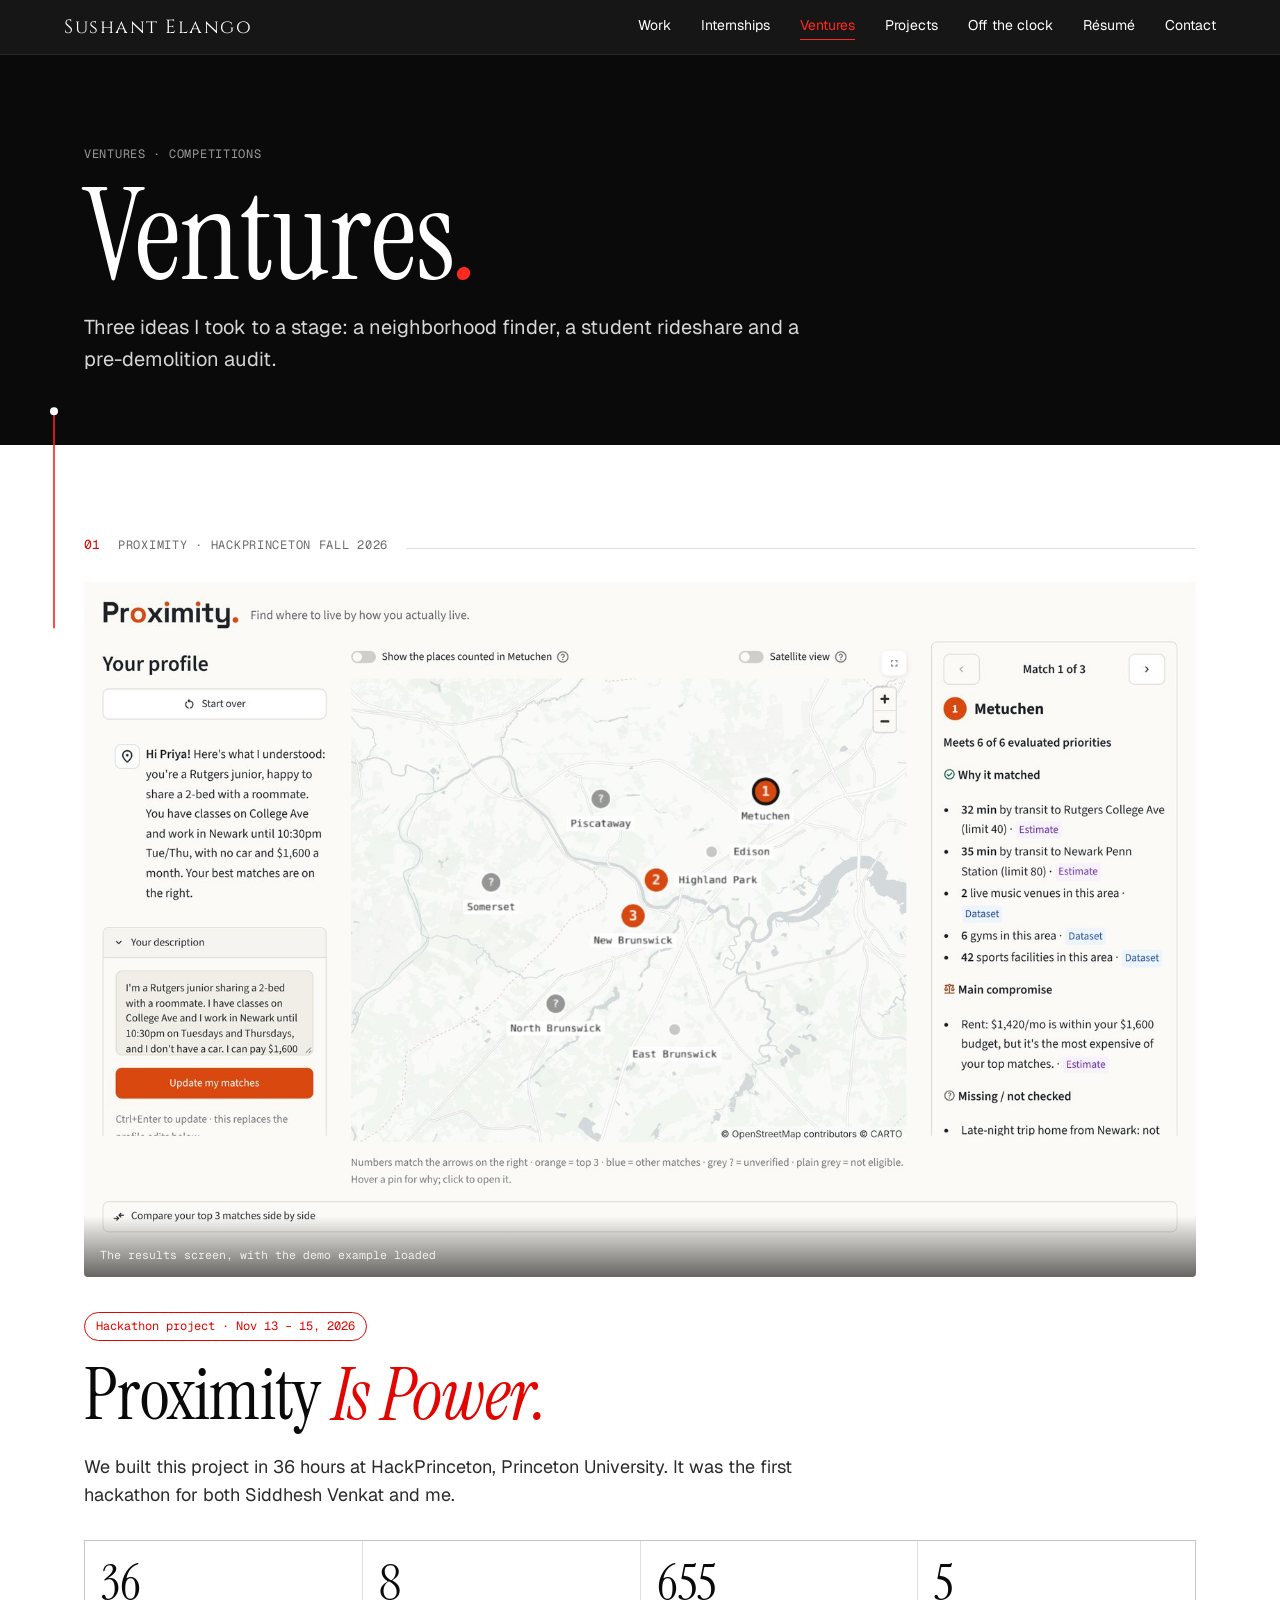
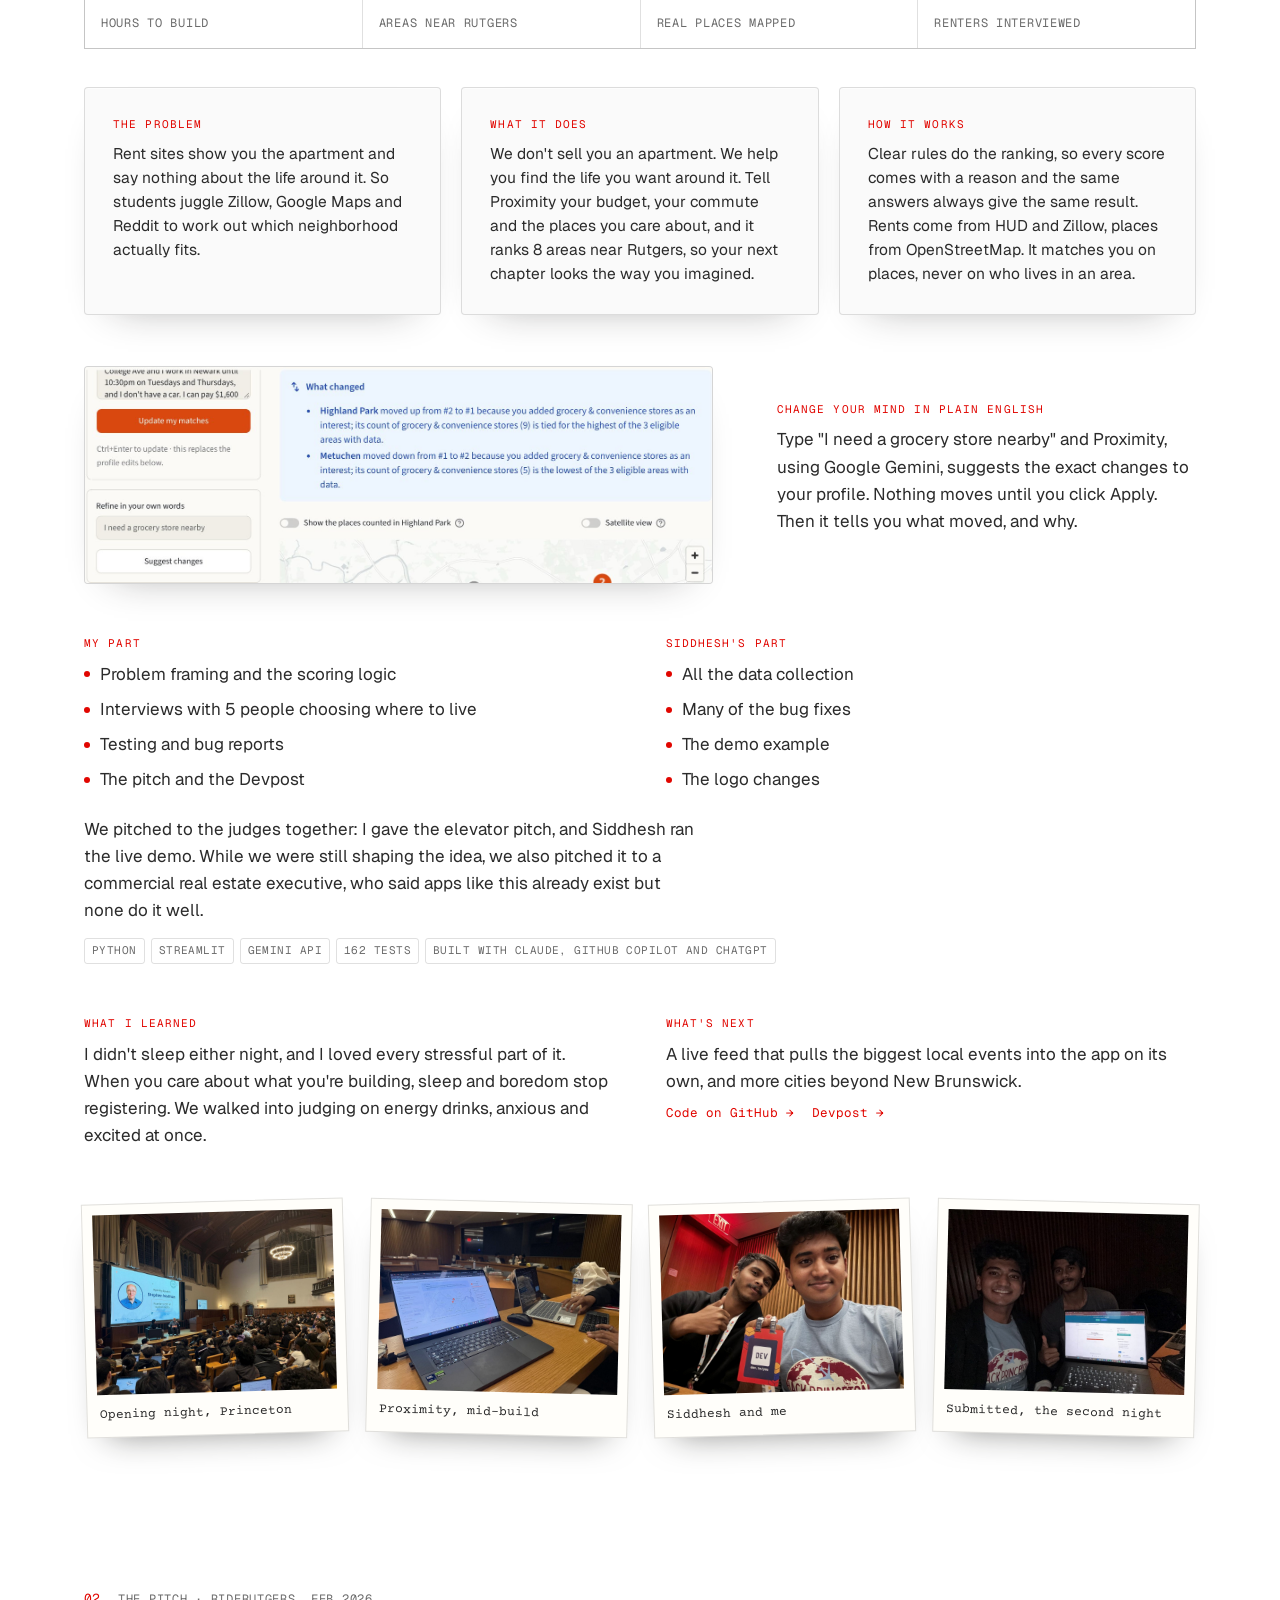
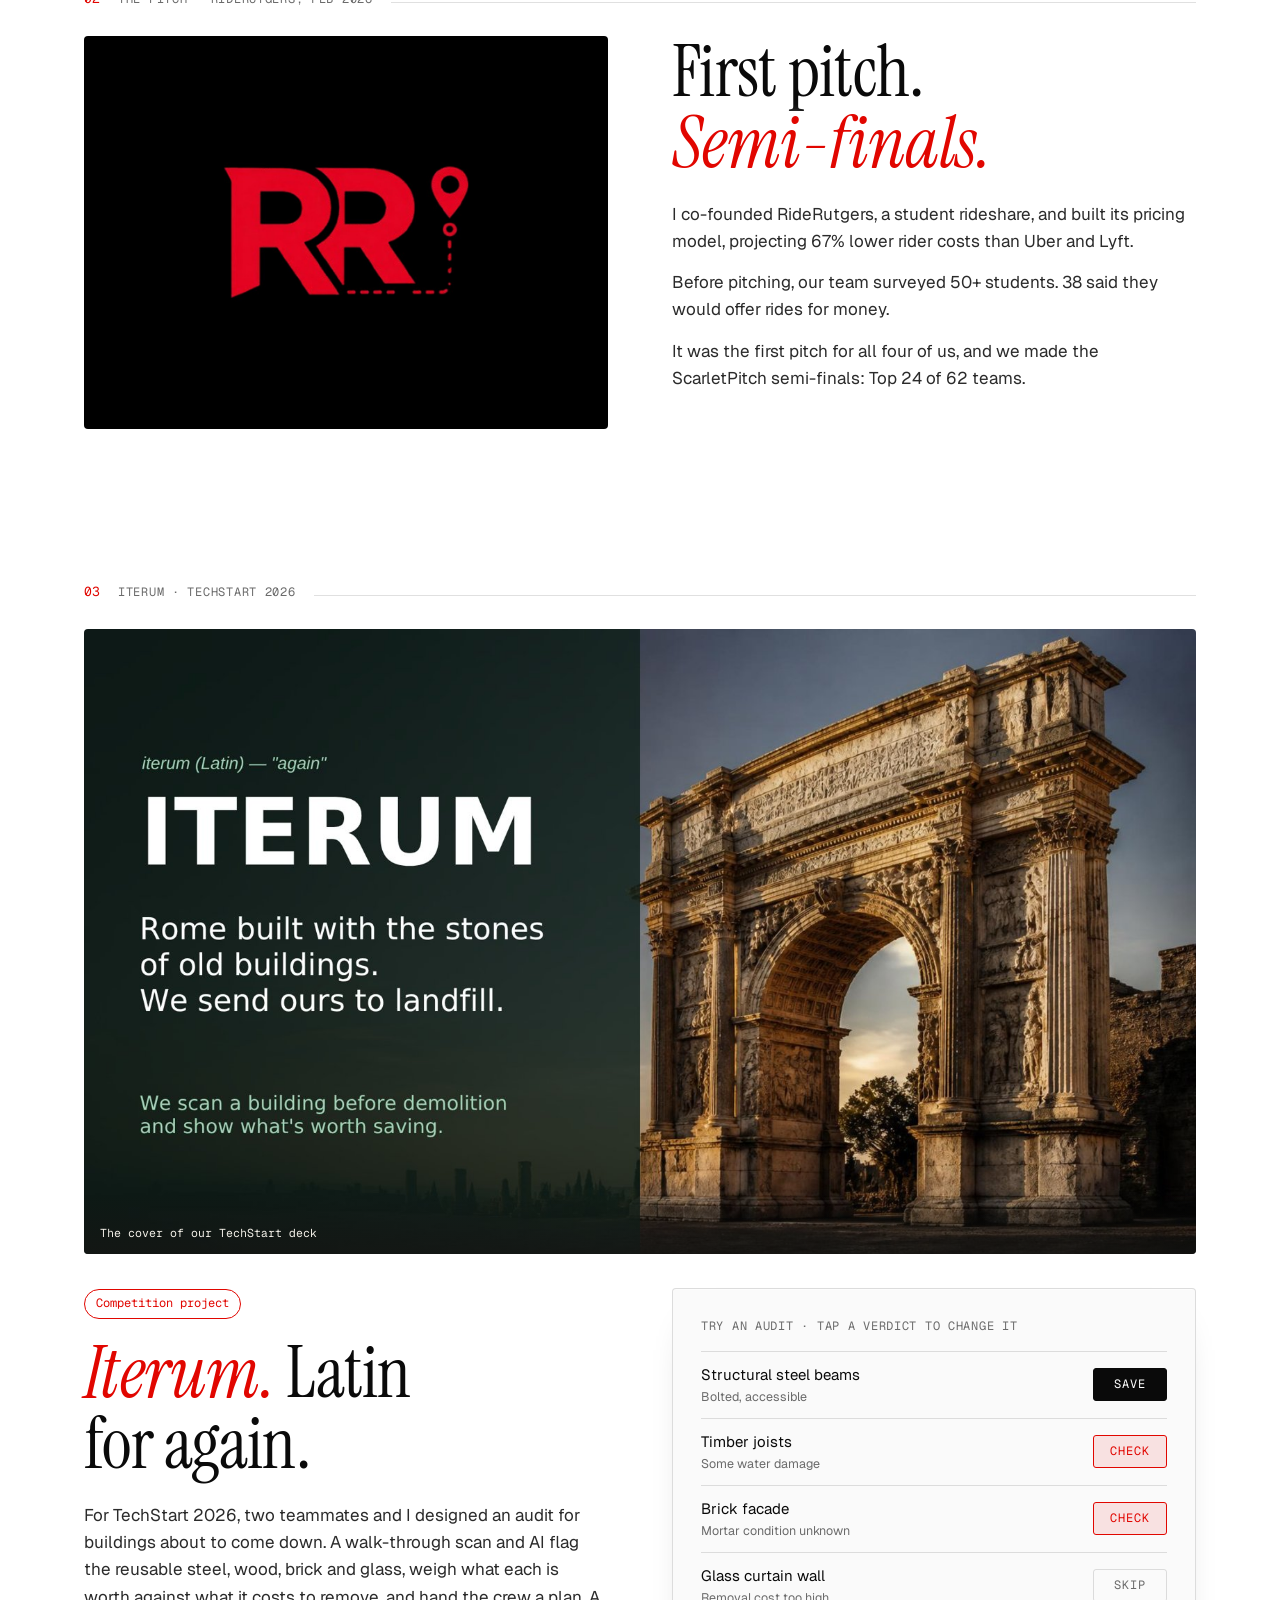
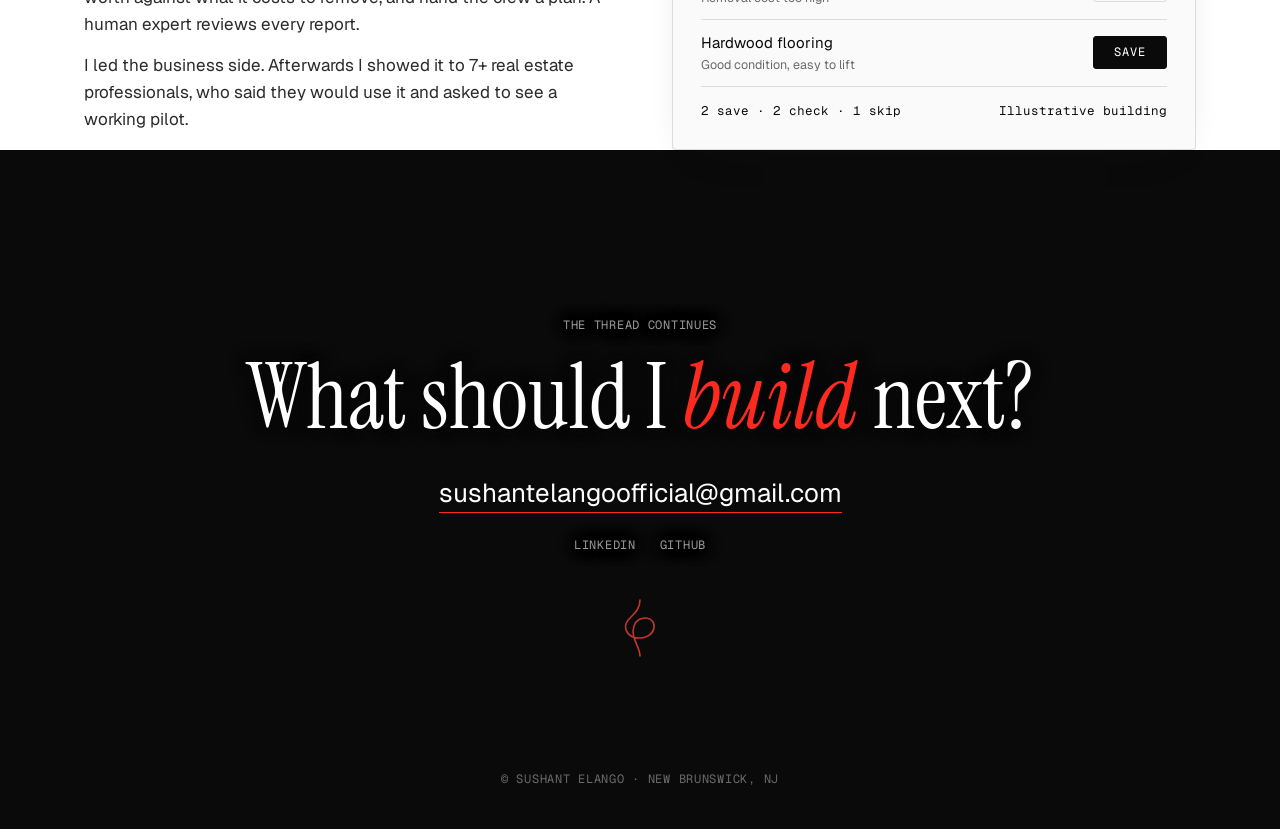
<file: ventures.html>
<!doctype html>
<html lang="en" class="no-bands" data-palette="mono">
<head>
<meta charset="utf-8">
<meta name="viewport" content="width=device-width, initial-scale=1">
<title>Ventures · Sushant Elango</title>
<meta name="description" content="Proximity at HackPrinceton, RideRutgers at ScarletPitch, and Iterum at TechStart 2026.">
<meta name="theme-color" content="#f3f0e8">
<link rel="icon" href="assets/favicon.svg" type="image/svg+xml">
<link rel="canonical" href="https://sushantelango.com/ventures.html">
<meta property="og:type" content="website">
<meta property="og:url" content="https://sushantelango.com/ventures.html">
<meta property="og:title" content="Ventures · Sushant Elango">
<meta property="og:description" content="A textile mill, a ledger, two pitches, and one thread running through all of it.">
<meta property="og:image" content="https://sushantelango.com/assets/share.jpg">
<meta property="og:image:width" content="1200">
<meta property="og:image:height" content="630">
<meta property="og:image:alt" content="Sushant Elango in a grey suit and a red floral tie">
<meta name="twitter:card" content="summary_large_image">
<link rel="preconnect" href="https://fonts.googleapis.com">
<link rel="preconnect" href="https://fonts.gstatic.com" crossorigin>
<link href="https://fonts.googleapis.com/css2?family=Instrument+Serif:ital@0;1&family=Cinzel:wght@400;500&family=Geist:wght@400;500;600&family=Geist+Mono:wght@400;500&family=Courier+Prime&display=swap" rel="stylesheet">
<link rel="stylesheet" href="assets/site.css?v=87">
</head>
<body class="page-ventures">


<a class="skip" href="#main">Skip to the content</a>

<svg id="thread" aria-hidden="true"><path id="threadPath"/></svg>

<header class="nav">
  <div class="nav-row">
    <a class="mark" href="index.html" aria-label="Sushant Elango, home"><span>Sushant Elango</span></a>
    <nav aria-label="Pages">
      <a href="work.html">Work</a>
      <a href="internships.html">Internships</a>
      <a href="ventures.html" aria-current="page">Ventures</a>
      <a href="index.html#projects">Projects</a>
      <a href="life.html">Off the clock</a>
      <a href="credits.html">Résumé</a>
      <a href="#contact">Contact</a>
    </nav>
  </div>
</header>

<main id="main">
  <section class="page-head">
    <div class="label">Ventures · Competitions</div>
    <h1>Ventures<em>.</em></h1>
    <p class="lede">Three ideas I took to a stage: a neighborhood finder, a student rideshare and a pre-demolition audit.</p>
  </section>

  <!-- Proximity, HackPrinceton Fall 2026 -->
  <section class="chapter" id="proximity" data-anchor="left">
    <div class="ch-head"><span class="num">01</span><span class="label">Proximity · HackPrinceton Fall 2026</span><span class="rule"></span></div>
    <figure class="ph band real reveal" data-slot="proximity"><img src="assets/photos/ventures/proximity-results.jpg" alt="The Proximity results screen: a renter's profile on the left, a map of eight areas around New Brunswick with the top three matches numbered, and a card for the first match, Metuchen, listing why it matched and its main compromise" loading="lazy"><figcaption>The results screen, with the demo example loaded</figcaption></figure>
    <div class="px-intro reveal">
      <span class="badge-now">Hackathon project · Nov 13 – 15, 2026</span>
      <h2>Proximity <em>Is Power.</em></h2>
      <p>We built this project in 36 hours at HackPrinceton, Princeton University. It was the first hackathon for both Siddhesh Venkat and me.</p>
    </div>
    <div class="stats four reveal">
      <div class="stat"><div class="n"><span data-count="36">36</span></div><span class="label">Hours to build</span></div>
      <div class="stat"><div class="n"><span data-count="8">8</span></div><span class="label">Areas near Rutgers</span></div>
      <div class="stat"><div class="n"><span data-count="655">655</span></div><span class="label">Real places mapped</span></div>
      <div class="stat"><div class="n"><span data-count="5">5</span></div><span class="label">Renters interviewed</span></div>
    </div>
    <div class="px-cards">
      <div class="card reveal">
        <h3 class="sub">The problem</h3>
        <p>Rent sites show you the apartment and say nothing about the life around it. So students juggle Zillow, Google Maps and Reddit to work out which neighborhood actually fits.</p>
      </div>
      <div class="card reveal">
        <h3 class="sub">What it does</h3>
        <p>We don't sell you an apartment. We help you find the life you want around it. Tell Proximity your budget, your commute and the places you care about, and it ranks 8 areas near Rutgers, so your next chapter looks the way you imagined.</p>
      </div>
      <div class="card reveal">
        <h3 class="sub">How it works</h3>
        <p>Clear rules do the ranking, so every score comes with a reason and the same answers always give the same result. Rents come from HUD and Zillow, places from OpenStreetMap. It matches you on places, never on who lives in an area.</p>
      </div>
    </div>
    <div class="cols px-refine">
      <figure class="ph px-shot real reveal"><img src="assets/photos/ventures/proximity-refine.jpg" alt="Proximity's refine box with the request &quot;I need a grocery store nearby&quot;, beside a What changed note explaining that Highland Park moved up to first place because of its grocery stores" loading="lazy"></figure>
      <div class="prose reveal">
        <h3 class="sub">Change your mind in plain English</h3>
        <p>Type "I need a grocery store nearby" and Proximity, using Google Gemini, suggests the exact changes to your profile. Nothing moves until you click Apply. Then it tells you what moved, and why.</p>
      </div>
    </div>
    <div class="duo reveal">
      <div>
        <h3 class="sub">My part</h3>
        <ul class="px-list"><li>Problem framing and the scoring logic</li><li>Interviews with 5 people choosing where to live</li><li>Testing and bug reports</li><li>The pitch and the Devpost</li></ul>
      </div>
      <div>
        <h3 class="sub">Siddhesh's part</h3>
        <ul class="px-list"><li>All the data collection</li><li>Many of the bug fixes</li><li>The demo example</li><li>The logo changes</li></ul>
      </div>
    </div>
    <div class="prose px-wide reveal">
      <p>We pitched to the judges together: I gave the elevator pitch, and Siddhesh ran the live demo. While we were still shaping the idea, we also pitched it to a commercial real estate executive, who said apps like this already exist but none do it well.</p>
      <ul class="tags"><li>Python</li><li>Streamlit</li><li>Gemini API</li><li>162 tests</li><li>Built with Claude, GitHub Copilot and ChatGPT</li></ul>
    </div>
    <div class="duo reveal">
      <div>
        <h3 class="sub">What I learned</h3>
        <p>I didn't sleep either night, and I loved every stressful part of it. When you care about what you're building, sleep and boredom stop registering. We walked into judging on energy drinks, anxious and excited at once.</p>
      </div>
      <div>
        <h3 class="sub">What's next</h3>
        <p>A live feed that pulls the biggest local events into the app on its own, and more cities beyond New Brunswick.</p>
        <p class="proj-links"><a href="https://github.com/SushantElango/proximity" target="_blank" rel="noopener">Code on GitHub &rarr;</a><a href="https://devpost.com/software/proximity-dhovlu" target="_blank" rel="noopener">Devpost &rarr;</a></p>
      </div>
    </div>
    <div class="hp-photos reveal" aria-label="Photos from HackPrinceton">
      <figure class="ph polaroid tilt-l real"><img src="assets/photos/ventures/proximity-hp-opening.jpg" alt="A packed Princeton auditorium at HackPrinceton's opening talk, the screen introducing Stephen Wolfram as opening speaker" loading="lazy"><figcaption>Opening night, Princeton</figcaption></figure>
      <figure class="ph polaroid tilt-r real"><img src="assets/photos/ventures/proximity-hp-building.jpg" alt="A laptop running Proximity on a lecture-hall desk, a map of New Brunswick areas with two matches numbered, a second laptop beside it" loading="lazy"><figcaption>Proximity, mid-build</figcaption></figure>
      <figure class="ph polaroid tilt-l real"><img src="assets/photos/ventures/proximity-hp-badge.jpg" alt="Sushant and Siddhesh taking a selfie, one giving a thumbs up and the other holding up a HackPrinceton badge" loading="lazy"><figcaption>Siddhesh and me</figcaption></figure>
      <figure class="ph polaroid tilt-r real"><img src="assets/photos/ventures/proximity-hp-submitted.jpg" alt="Sushant and Siddhesh late at night beside a laptop showing the Proximity Devpost page" loading="lazy"><figcaption>Submitted, the second night</figcaption></figure>
    </div>
  </section>

  <!-- 05 The pitch -->
  <section class="chapter" id="riderutgers" data-anchor="right">
    <div class="ch-head"><span class="num">02</span><span class="label">The Pitch · RideRutgers, Feb 2026</span><span class="rule"></span></div>
    <div class="cols flip">
      <div class="prose reveal">
        <h2>First pitch. <em>Semi-finals.</em></h2>
        <p>I co-founded RideRutgers, a student rideshare, and built its pricing model, projecting 67% lower rider costs than Uber and Lyft.</p>
        <p>Before pitching, our team surveyed 50+ students. 38 said they would offer rides for money.</p>
        <p>It was the first pitch for all four of us, and we made the ScarletPitch semi-finals: Top 24 of 62 teams.</p>
      </div>
      <div class="reveal collage">
        <figure class="ph collage-photo real" data-slot="pitch"><img src="assets/photos/ventures/riderutgers-logo.jpg" alt="The RideRutgers logo: two red letter Rs with a map pin and a dotted route" loading="lazy"></figure>
      </div>
    </div>
  </section>

  <!-- 06 Iterum -->
  <section class="chapter" id="iterum" data-anchor="left">
    <div class="ch-head"><span class="num">03</span><span class="label">Iterum · TechStart 2026</span><span class="rule"></span></div>
    <figure class="ph band real reveal" data-slot="iterum"><img src="assets/photos/ventures/iterum-cover.jpg" alt="The Iterum pitch deck cover: a Roman triumphal arch beside the line &quot;Rome built with the stones of old buildings; we send ours to landfill&quot;" loading="lazy"><figcaption>The cover of our TechStart deck</figcaption></figure>
    <div class="cols">
      <div class="prose reveal">
        <span class="badge-now">Competition project</span>
        <h2 style="margin-top:18px"><em>Iterum.</em> Latin for again.</h2>
        <p>For TechStart 2026, two teammates and I designed an audit for buildings about to come down. A walk-through scan and AI flag the reusable steel, wood, brick and glass, weigh what each is worth against what it costs to remove, and hand the crew a plan. A human expert reviews every report.</p>
        <p>I led the business side. Afterwards I showed it to 7+ real estate professionals, who said they would use it and asked to see a working pilot.</p>
      </div>
      <div class="card reveal">
        <span class="label">Try an audit · tap a verdict to change it</span>
        <div class="audit" id="audit"></div>
        <div class="audit-sum"><span id="auditCount"></span><span>Illustrative building</span></div>
      </div>
    </div>
  </section>

  <section class="contact" id="contact">
    <div class="label">The thread continues</div>
    <h2>What should I <em>build</em> next?</h2>
    <a class="mail" href="mailto:sushantelangoofficial@gmail.com">sushantelangoofficial@gmail.com</a>
    <div class="links label"><a href="https://www.linkedin.com/in/sushantelango" target="_blank" rel="noopener">LinkedIn</a><a href="https://github.com/SushantElango" target="_blank" rel="noopener">GitHub</a></div>
    <svg id="knot" viewBox="0 0 64 64" aria-hidden="true" data-anchor="end"><path d="M32 4 C 32 20, 14 22, 18 34 C 22 46, 44 44, 46 32 C 48 20, 30 18, 26 30 C 22 42, 32 50, 32 60" fill="none" stroke="#c2362b" stroke-width="1.6" stroke-linecap="round"/></svg>
  </section>

</main>
<footer class="label">© Sushant Elango · New Brunswick, NJ</footer>

<script src="assets/site.js?v=87"></script>
</body>
</html>
</file>
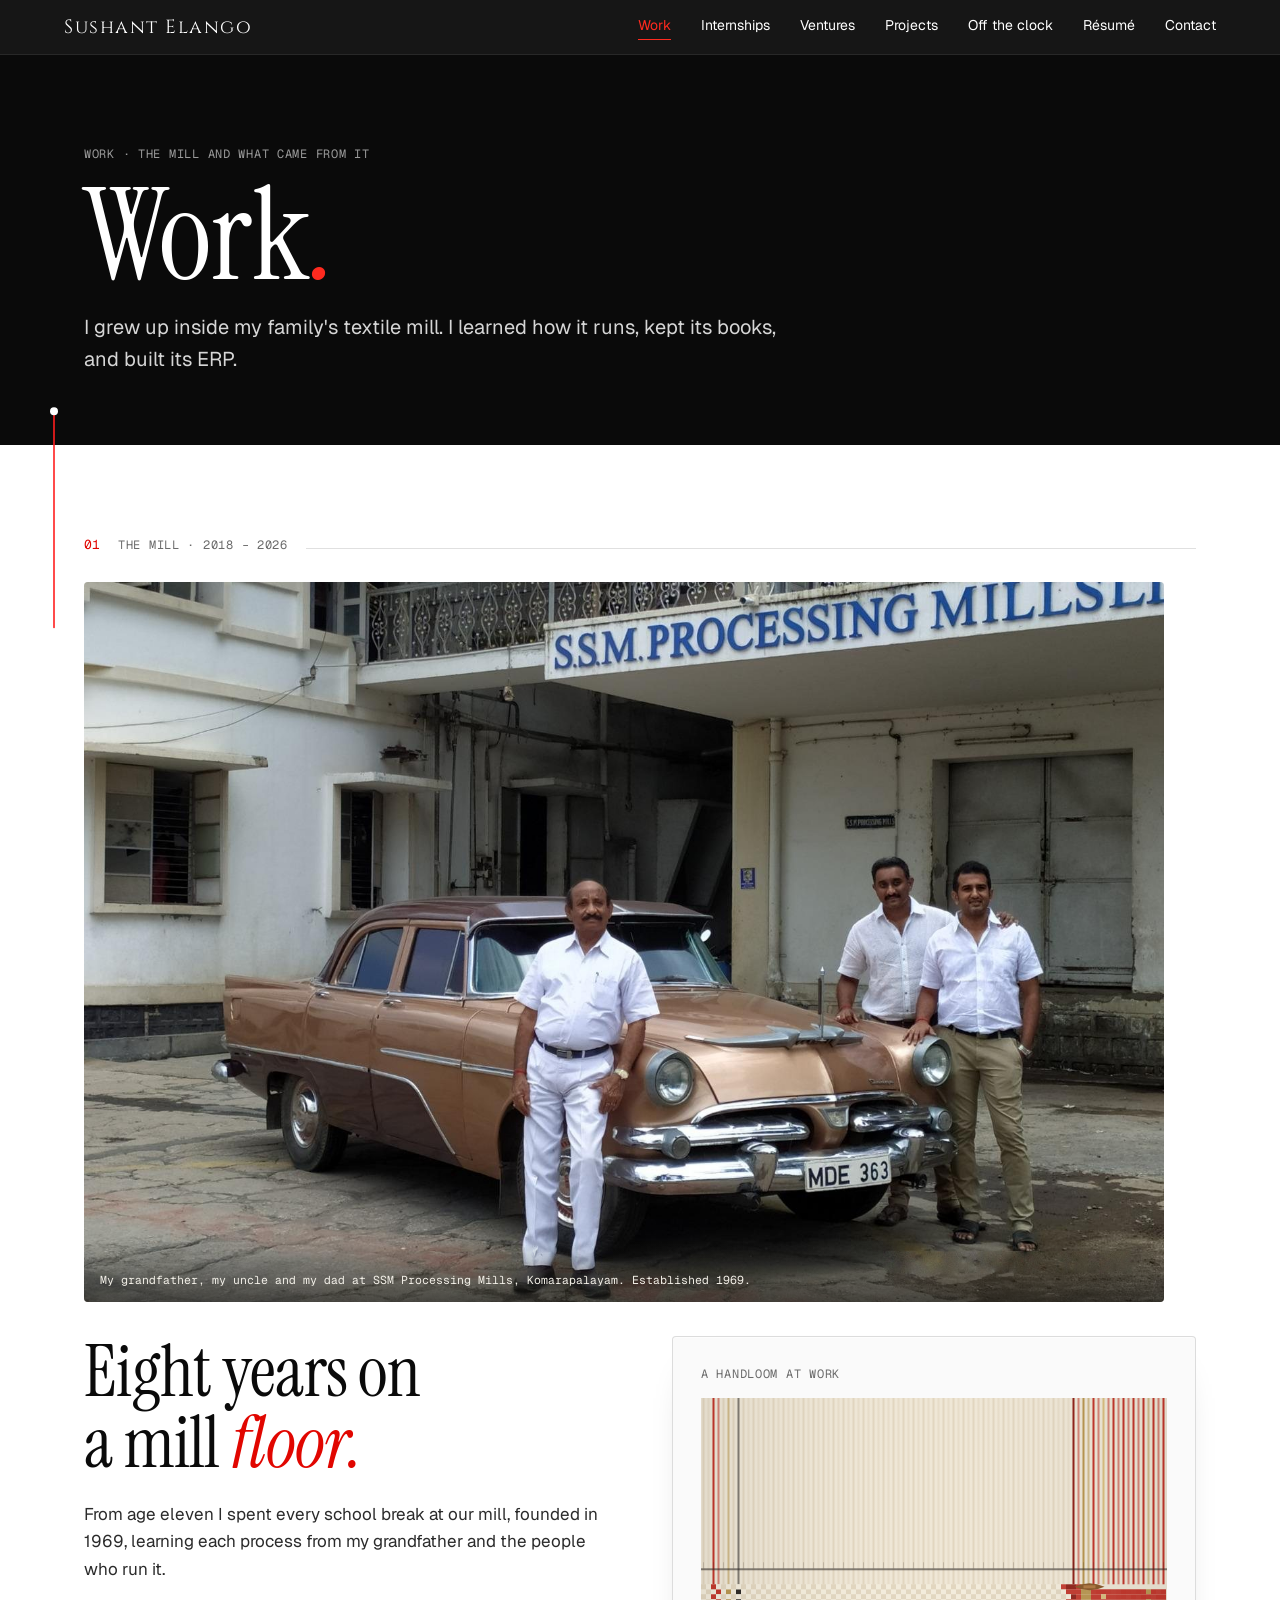
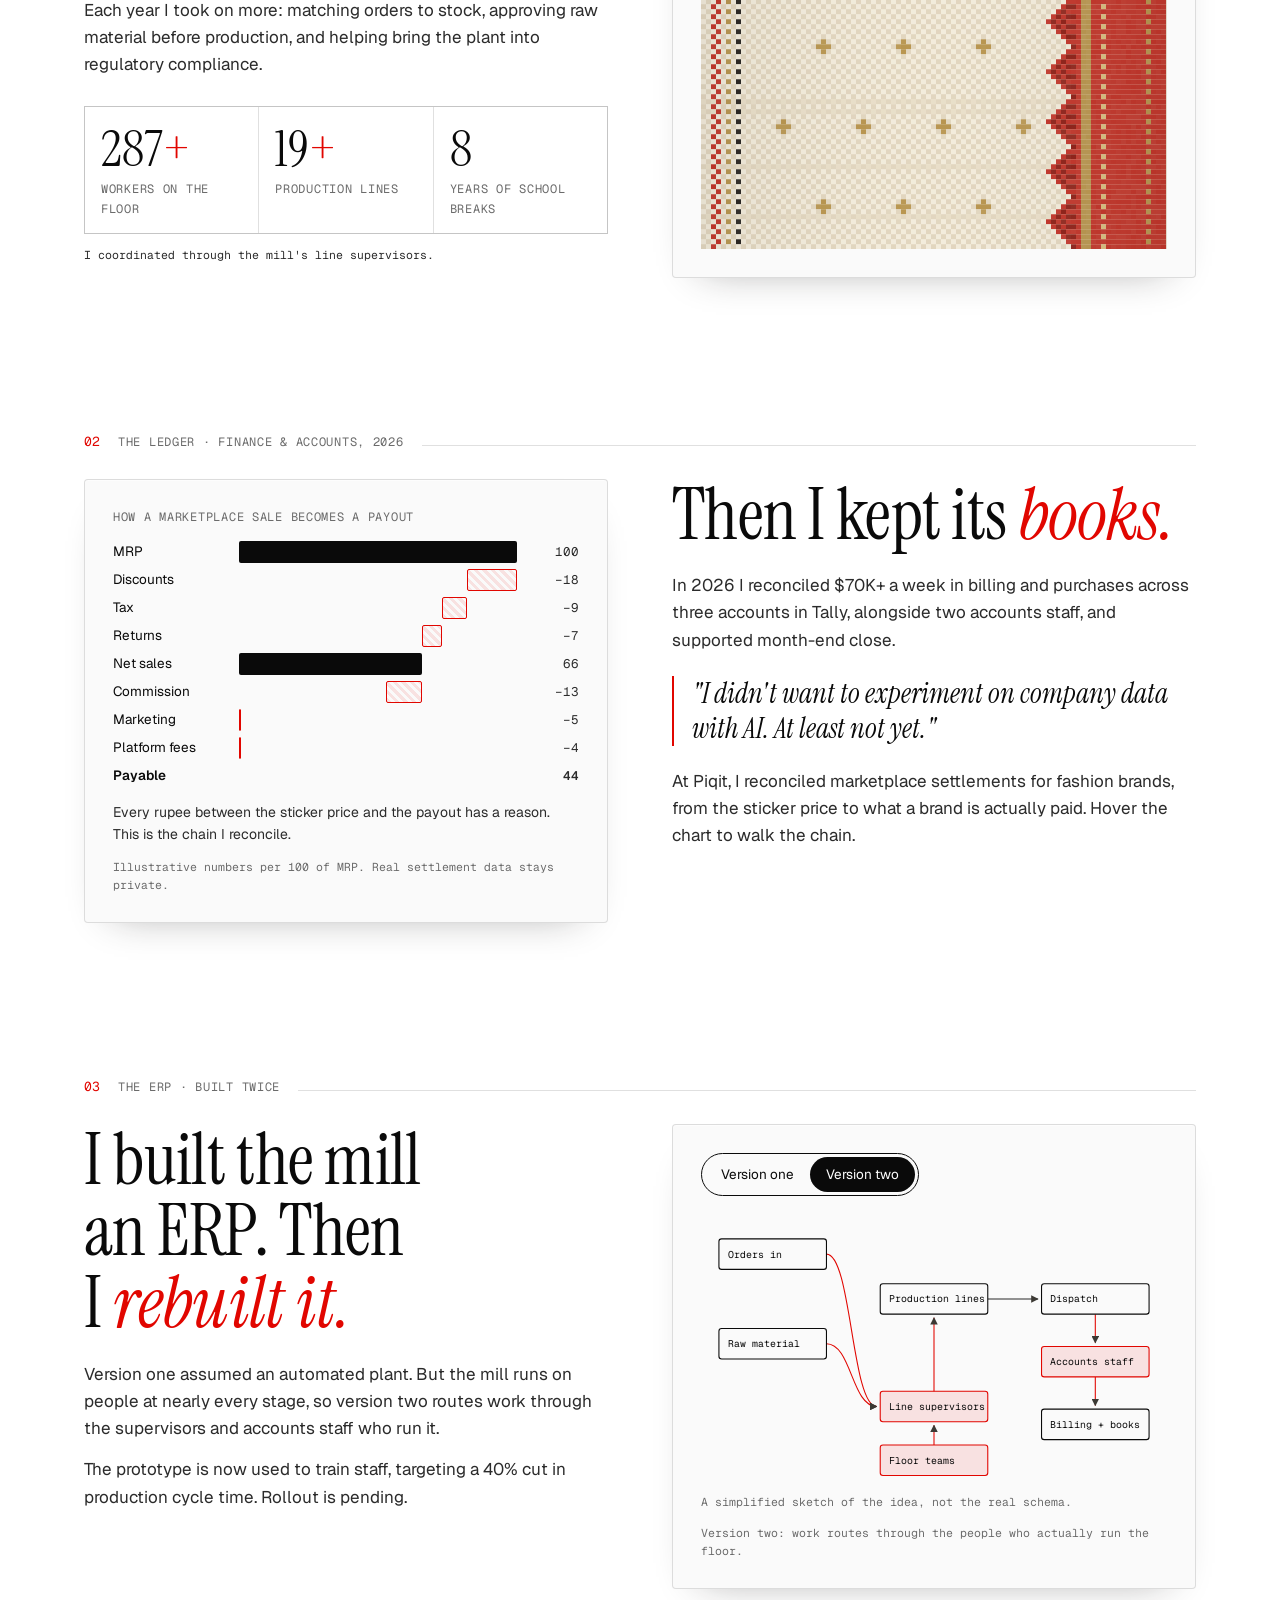
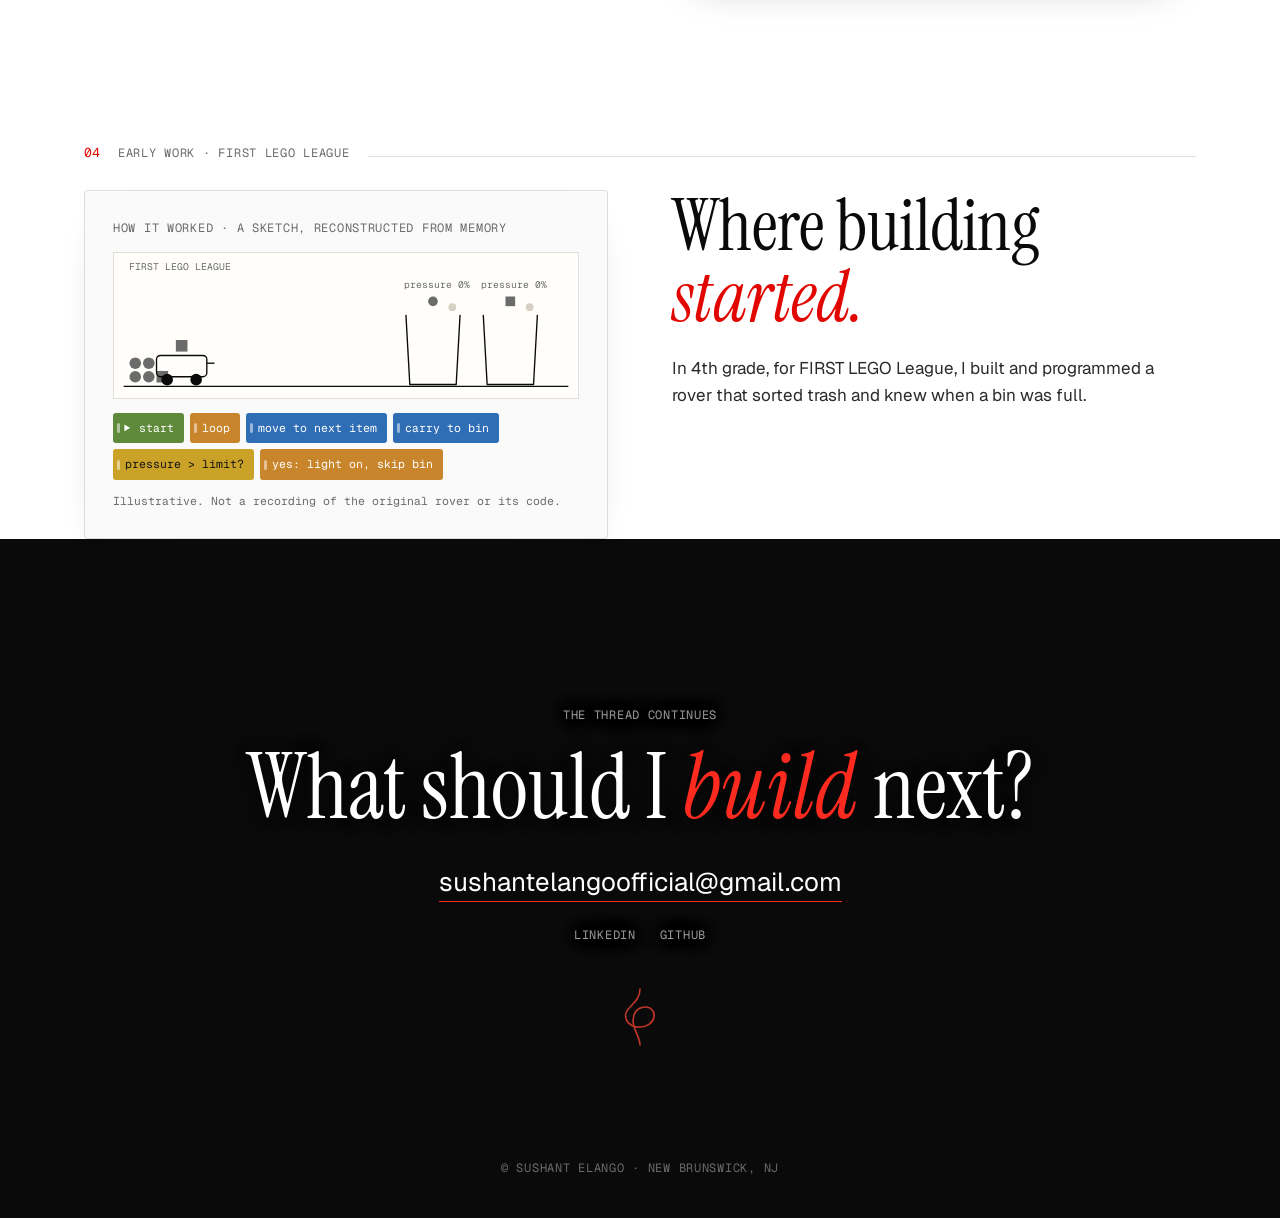
<file: work.html>
<!doctype html>
<html lang="en" class="no-bands" data-palette="mono">
<head>
<meta charset="utf-8">
<meta name="viewport" content="width=device-width, initial-scale=1">
<title>Work · Sushant Elango</title>
<meta name="description" content="The mill, its books, and the ERP I built for it.">
<meta name="theme-color" content="#f3f0e8">
<link rel="icon" href="assets/favicon.svg" type="image/svg+xml">
<link rel="canonical" href="https://sushantelango.com/work.html">
<meta property="og:type" content="website">
<meta property="og:url" content="https://sushantelango.com/work.html">
<meta property="og:title" content="Work · Sushant Elango">
<meta property="og:description" content="A textile mill, a ledger, two pitches, and one thread running through all of it.">
<meta property="og:image" content="https://sushantelango.com/assets/share.jpg">
<meta property="og:image:width" content="1200">
<meta property="og:image:height" content="630">
<meta property="og:image:alt" content="Sushant Elango in a grey suit and a red floral tie">
<meta name="twitter:card" content="summary_large_image">
<link rel="preconnect" href="https://fonts.googleapis.com">
<link rel="preconnect" href="https://fonts.gstatic.com" crossorigin>
<link href="https://fonts.googleapis.com/css2?family=Instrument+Serif:ital@0;1&family=Cinzel:wght@400;500&family=Geist:wght@400;500;600&family=Geist+Mono:wght@400;500&family=Courier+Prime&display=swap" rel="stylesheet">
<link rel="stylesheet" href="assets/site.css?v=87">
</head>
<body class="page-work">


<a class="skip" href="#main">Skip to the content</a>

<svg id="thread" aria-hidden="true"><path id="threadPath"/></svg>

<header class="nav">
  <div class="nav-row">
    <a class="mark" href="index.html" aria-label="Sushant Elango, home"><span>Sushant Elango</span></a>
    <nav aria-label="Pages">
      <a href="work.html" aria-current="page">Work</a>
      <a href="internships.html">Internships</a>
      <a href="ventures.html">Ventures</a>
      <a href="index.html#projects">Projects</a>
      <a href="life.html">Off the clock</a>
      <a href="credits.html">Résumé</a>
      <a href="#contact">Contact</a>
    </nav>
  </div>
</header>

<main id="main">
  <section class="page-head">
    <div class="label">Work · The mill and what came from it</div>
    <h1>Work<em>.</em></h1>
    <p class="lede">I grew up inside my family's textile mill. I learned how it runs, kept its books, and built its ERP.</p>
  </section>

  <!-- 01 The Mill -->
  <section class="chapter" id="work" data-anchor="left">
    <div class="ch-head"><span class="num">01</span><span class="label">The Mill · 2018 – 2026</span><span class="rule"></span></div>
    <figure class="ph band real reveal" data-slot="mill-floor"><img src="assets/photos/ssm/mill-family.jpg" alt="Sushant's grandfather, uncle and father standing by a vintage car under the SSM Processing Mills sign" loading="lazy"><figcaption>My grandfather, my uncle and my dad at SSM Processing Mills, Komarapalayam. Established 1969.</figcaption></figure>
    <div class="cols">
      <div class="prose reveal">
        <h2>Eight years on a mill <em>floor.</em></h2>
        <p>From age eleven I spent every school break at our mill, founded in 1969, learning each process from my grandfather and the people who run it.</p>
        <p>Each year I took on more: matching orders to stock, approving raw material before production, and helping bring the plant into regulatory compliance.</p>
        <div class="stats">
          <div class="stat"><div class="n"><span data-count="300">300</span><span class="u">+</span></div><span class="label">Workers on the floor</span></div>
          <div class="stat"><div class="n"><span data-count="20">20</span><span class="u">+</span></div><span class="label">Production lines</span></div>
          <div class="stat"><div class="n"><span data-count="8">8</span></div><span class="label">Years of school breaks</span></div>
        </div>
        <p class="fine">I coordinated through the mill's line supervisors.</p>
      </div>
      <div class="card reveal">
        <span class="label">A handloom at work</span>
        <canvas id="weave" aria-label="A handloom weaving cloth with a red and zari border, one thread at a time"></canvas>
      </div>
    </div>
  </section>

  <!-- 02 The Ledger -->
  <section class="chapter" data-anchor="right">
    <div class="ch-head"><span class="num">02</span><span class="label">The Ledger · Finance &amp; Accounts, 2026</span><span class="rule"></span></div>
    <div class="cols flip">
      <div class="prose reveal">
        <h2>Then I kept its <em>books.</em></h2>
        <p>In 2026 I reconciled $70K+ a week in billing and purchases across three accounts in Tally, alongside two accounts staff, and supported month-end close.</p>
        <p class="quote">"I didn't want to experiment on company data with AI. At least not yet."</p>
        <p>At Piqit, I reconciled marketplace settlements for fashion brands, from the sticker price to what a brand is actually paid. Hover the chart to walk the chain.</p>
      </div>
      <div class="card reveal">
        <span class="label">How a marketplace sale becomes a payout</span>
        <div class="wf" id="wf"></div>
        <div class="wf-tip" id="wfTip">Every rupee between the sticker price and the payout has a reason. This is the chain I reconcile.</div>
        <p class="fine">Illustrative numbers per 100 of MRP. Real settlement data stays private.</p>
      </div>
    </div>
  </section>

  <!-- 03 The ERP -->
  <section class="chapter" id="erp" data-anchor="left">
    <div class="ch-head"><span class="num">03</span><span class="label">The ERP · Built twice</span><span class="rule"></span></div>
    <div class="cols">
      <div class="prose reveal">
        <h2>I built the mill an ERP. Then I <em>rebuilt it.</em></h2>
        <p>Version one assumed an automated plant. But the mill runs on people at nearly every stage, so version two routes work through the supervisors and accounts staff who run it.</p>
        <p>The prototype is now used to train staff, targeting a 40% cut in production cycle time. Rollout is pending.</p>
      </div>
      <div class="card reveal">
        <div class="toggle" role="group" aria-label="ERP versions">
          <button aria-pressed="false" data-draft="1">Version one</button>
          <button aria-pressed="true" data-draft="2">Version two</button>
        </div>
        <svg id="drafts" viewBox="0 0 520 300" role="img" aria-label="Version one connects machines directly; version two routes work through line supervisors and accounts staff">
          <defs><marker id="arrow" viewBox="0 0 10 10" refX="9" refY="5" markerWidth="7" markerHeight="7" orient="auto"><path d="M0 0 L10 5 L0 10 z" fill="#3b3934"/></marker></defs>
          <g id="draftsG"></g>
        </svg>
        <p class="fine">A simplified sketch of the idea, not the real schema.</p>
        <p class="fine" id="draftNote">Version two: work routes through the people who actually run the floor.</p>
      </div>
    </div>
  </section>

  <!-- 04 Where building started -->
  <section class="chapter" id="rover" data-anchor="right">
    <div class="ch-head"><span class="num">04</span><span class="label">Early work · FIRST LEGO League</span><span class="rule"></span></div>
    <div class="cols flip">
      <div class="prose reveal">
        <h2>Where building <em>started.</em></h2>
        <p>In 4th grade, for FIRST LEGO League, I built and programmed a rover that sorted trash and knew when a bin was full.</p>
      </div>
      <div class="card reveal">
        <span class="label">How it worked · a sketch, reconstructed from memory</span>
        <svg id="roverSim" viewBox="0 70 480 150" role="img" aria-label="A rover carrying items to bins; a bin's pressure sensor reading rises until it reads full"></svg>
        <div class="ev3" aria-label="The program, reconstructed in EV3-style blocks">
          <span class="blk start">&#9654; start</span>
          <span class="blk loop">loop</span>
          <span class="blk move">move to next item</span>
          <span class="blk move">carry to bin</span>
          <span class="blk sense">pressure &gt; limit?</span>
          <span class="blk flow">yes: light on, skip bin</span>
        </div>
        <p class="fine">Illustrative. Not a recording of the original rover or its code.</p>
      </div>
    </div>
  </section>

  <section class="contact" id="contact">
    <div class="label">The thread continues</div>
    <h2>What should I <em>build</em> next?</h2>
    <a class="mail" href="mailto:sushantelangoofficial@gmail.com">sushantelangoofficial@gmail.com</a>
    <div class="links label"><a href="https://www.linkedin.com/in/sushantelango" target="_blank" rel="noopener">LinkedIn</a><a href="https://github.com/SushantElango" target="_blank" rel="noopener">GitHub</a></div>
    <svg id="knot" viewBox="0 0 64 64" aria-hidden="true" data-anchor="end"><path d="M32 4 C 32 20, 14 22, 18 34 C 22 46, 44 44, 46 32 C 48 20, 30 18, 26 30 C 22 42, 32 50, 32 60" fill="none" stroke="#c2362b" stroke-width="1.6" stroke-linecap="round"/></svg>
  </section>

</main>
<footer class="label">© Sushant Elango · New Brunswick, NJ</footer>

<script src="assets/site.js?v=87"></script>
</body>
</html>
</file>
<file: assets/site.css>
/* One colour does the storytelling: the thread. Everything else is paper and ink. */
:root {
  --paper: #f3f0e8;
  --paper-2: #ebe7dc;
  --card: #faf8f3;
  --ink: #161513;
  --ink-2: #3b3934;
  --muted: #7a766c;
  --rule: rgba(22, 21, 19, .14);
  --thread: #c2362b;
  --thread-soft: rgba(194, 54, 43, .12);

  --serif: "Instrument Serif", "Times New Roman", serif;
  --sans: "Geist", system-ui, sans-serif;
  --mono: "Geist Mono", ui-monospace, Consolas, monospace;

  --gutter: clamp(18px, 5vw, 72px);
  --max: 1240px;
}

* { box-sizing: border-box; margin: 0; padding: 0; }
html { scroll-behavior: smooth; }
body {
  background: var(--paper);
  color: var(--ink);
  font-family: var(--sans);
  font-size: 17px;
  line-height: 1.6;
  -webkit-font-smoothing: antialiased;
  overflow-x: hidden;
}
a { color: inherit; }
button { font: inherit; color: inherit; background: none; border: 0; cursor: pointer; }
::selection { background: var(--thread); color: var(--paper); }

.label { font-family: var(--mono); font-size: 12px; letter-spacing: .06em; text-transform: uppercase; color: var(--muted); }
.label b { color: var(--thread); font-weight: 500; }
em, .it { font-family: var(--serif); font-style: italic; font-weight: 400; }

/* The page-long thread sits behind everything; cards pass over it like weft over warp. */
#thread { position: absolute; left: 0; top: 0; pointer-events: none; z-index: 0; overflow: visible; }
#thread path { fill: none; stroke: var(--thread-line, var(--thread)); stroke-width: 1.6; stroke-linecap: round; }
#thread .thread-start { fill: #efe9dd; }
main, header, footer { position: relative; z-index: 1; }
/* Text sits on a paper halo, so the thread reads as passing under the words. */
.chapter h2, .prose p, .ch-head, .hero h1, .hero p, .hero .label, .contact h2, .contact .label, .fine { text-shadow: 0 0 3px var(--paper), 0 0 7px var(--paper), 0 0 12px var(--paper), 0 0 18px var(--paper); }

/* ---------- Nav ---------- */
.nav {
  position: sticky; top: 0; z-index: 30;
  display: flex; align-items: center; justify-content: space-between;
  padding: 14px var(--gutter);
  background: rgba(243, 240, 232, .88); backdrop-filter: blur(8px);
  border-bottom: 1px solid var(--rule);
}
.mark { display: flex; align-items: center; gap: 10px; text-decoration: none; font-family: var(--serif); font-size: 22px; letter-spacing: .01em; }
.mark svg { width: 26px; height: 26px; }
.nav nav { display: flex; gap: clamp(14px, 3vw, 30px); }
.nav nav a { text-decoration: none; font-size: 14px; color: var(--ink-2); }
.nav nav a:hover { color: var(--thread); }

/* ---------- Hero ---------- */
.hero { max-width: var(--max); margin: 0 auto; padding: clamp(40px, 6vw, 80px) var(--gutter) 0; }
.hero h1 {
  font-family: var(--serif); font-weight: 400;
  font-size: clamp(44px, 6.6vw, 96px); line-height: .95; letter-spacing: -.01em;
  max-width: 15ch; margin: 16px 0 22px;
}
.hero h1 em { color: var(--thread); }
.hero p.lede { max-width: 54ch; font-size: clamp(17px, 1.6vw, 20px); color: var(--ink-2); }

.rope-wrap { position: relative; margin-top: clamp(24px, 4vw, 48px); height: 190px; }
#rope { position: absolute; inset: 0; width: 100%; height: 100%; touch-action: pan-y; }
.clock { position: absolute; top: 18px; display: grid; gap: 2px; }
.clock.l { left: 0; }
.clock.r { right: 0; text-align: right; }
.clock .t { font-family: var(--serif); font-size: clamp(28px, 3.4vw, 44px); line-height: 1; }
.clock .t small { font-family: var(--mono); font-size: 12px; color: var(--muted); margin-left: 6px; }
.rope-note { position: absolute; left: 50%; top: 22px; transform: translateX(-50%); white-space: nowrap; }

/* ---------- Chapters ---------- */
.chapter { max-width: var(--max); margin: 0 auto; padding: clamp(80px, 12vw, 160px) var(--gutter) 0; }
.ch-head { display: flex; align-items: baseline; gap: 18px; margin-bottom: 26px; }
.ch-head .num { font-family: var(--mono); font-size: 13px; color: var(--thread); }
.ch-head .rule { flex: 1; height: 1px; background: var(--rule); }
.chapter h2 {
  font-family: var(--serif); font-weight: 400;
  font-size: clamp(38px, 5.6vw, 76px); line-height: 1; letter-spacing: -.01em;
  max-width: 16ch; margin-bottom: 22px;
}
.chapter h2 em { color: var(--thread); }
.cols { display: grid; grid-template-columns: 1fr 1fr; gap: clamp(28px, 5vw, 80px); align-items: start; }
.cols.flip > :first-child { order: 2; }
.prose p { color: var(--ink-2); margin-bottom: 14px; max-width: 56ch; }
.prose p.quote { font-family: var(--serif); font-style: italic; font-size: clamp(22px, 2.2vw, 28px); line-height: 1.25; color: var(--ink); margin: 22px 0; padding-left: 18px; border-left: 2px solid var(--thread); }

.card {
  background: var(--card); border: 1px solid var(--rule); border-radius: 4px;
  padding: clamp(18px, 2.4vw, 28px);
  box-shadow: 0 1px 0 rgba(255,255,255,.6) inset, 0 18px 40px -30px rgba(22,21,19,.45);
}
.card .label { display: block; margin-bottom: 14px; }
.fine { font-family: var(--mono); font-size: 11.5px; color: var(--muted); margin-top: 12px; }

/* Stats */
.stats { display: grid; grid-template-columns: repeat(3, 1fr); gap: 1px; background: var(--rule); border: 1px solid var(--rule); margin-top: 28px; }
.stat { background: var(--paper); padding: 16px 16px 14px; }
.stat .n { font-family: var(--serif); font-size: clamp(34px, 4vw, 52px); line-height: 1; }
.stat .n .u { color: var(--thread); }
.stat .label { margin-top: 6px; display: block; }

/* 01 Weave */
#weave { width: 100%; aspect-ratio: 4 / 3.6; display: block; }

/* 02 Waterfall */
.wf { display: grid; gap: 6px; }
.wf-row { display: grid; grid-template-columns: 116px 1fr 52px; align-items: center; gap: 10px; font-size: 13.5px; cursor: default; }
.wf-row .bar-track { position: relative; height: 22px; }
.wf-row .bar { position: absolute; top: 0; bottom: 0; background: var(--ink); border-radius: 2px; transition: left .6s cubic-bezier(.2,.7,.2,1), width .6s cubic-bezier(.2,.7,.2,1), background .2s; }
.wf-row.minus .bar { background: transparent; border: 1.5px solid var(--thread); background-image: repeating-linear-gradient(45deg, var(--thread-soft) 0 3px, transparent 3px 6px); }
.wf-row.total .bar { background: var(--thread); }
.wf-row .v { font-family: var(--mono); font-size: 12.5px; text-align: right; color: var(--ink-2); }
.wf-row:hover .bar { filter: brightness(1.15); }
.wf-row.total { font-weight: 600; }
.wf-tip { min-height: 44px; margin-top: 14px; color: var(--ink-2); font-size: 14px; }

/* 03 Two drafts */
.toggle { display: inline-flex; border: 1px solid var(--ink); border-radius: 999px; padding: 3px; margin-bottom: 16px; }
.toggle button { padding: 7px 16px; border-radius: 999px; font-size: 13.5px; }
.toggle button[aria-pressed="true"] { background: var(--ink); color: var(--paper); }
#drafts { width: 100%; height: auto; display: block; }
#drafts .node rect { fill: var(--card); stroke: var(--ink); stroke-width: 1.2; }
#drafts .node.person rect { fill: var(--thread-soft); stroke: var(--thread); }
#drafts .node text { font-family: var(--mono); font-size: 11px; fill: var(--ink); }
#drafts .edge { stroke: var(--ink-2); stroke-width: 1.2; fill: none; marker-end: url(#arrow); }
#drafts .edge.person { stroke: var(--thread); }
#drafts .fade { transition: opacity .5s; }
#drafts .x { stroke: var(--thread); stroke-width: 2; }

/* 04 Script page */
.script {
  font-family: "Courier Prime", "Courier New", monospace; font-size: 14px; line-height: 1.3;
  background: #fffefa; border: 1px solid var(--rule); padding: 30px 32px 34px 44px; position: relative;
  box-shadow: 0 24px 50px -32px rgba(22,21,19,.55); transform: rotate(-1.2deg);
}
.script::before { content: ""; position: absolute; left: 14px; top: 26px; width: 9px; height: 9px; border-radius: 50%; background: #b8954f; box-shadow: 0 140px 0 #b8954f; }
.script p { margin-bottom: 12px; }
.script .sh { font-weight: 700; text-transform: uppercase; }
.script .tr { text-align: right; }

/* 05 Small threads */
.threads { display: grid; grid-template-columns: repeat(3, 1fr); gap: 18px; }
.threads .card h3 { font-family: var(--serif); font-weight: 400; font-size: 30px; line-height: 1.05; margin-bottom: 10px; }
.threads .card p { font-size: 15px; color: var(--ink-2); }
.redact { display: inline-block; height: .95em; vertical-align: -2px; background: var(--ink); border-radius: 1px; max-width: 100%; }
.stamp { display: inline-block; margin-top: 12px; border: 1.5px solid var(--thread); color: var(--thread); padding: 3px 10px; font-family: var(--mono); font-size: 11px; letter-spacing: .14em; transform: rotate(-3deg); }

/* 06 Audit */
.badge-now { display: inline-flex; align-items: center; gap: 8px; font-family: var(--mono); font-size: 12px; color: var(--thread); border: 1px solid var(--thread); border-radius: 999px; padding: 4px 11px; }
@keyframes pulse { 50% { opacity: .25; } }
.audit { display: grid; gap: 0; border-top: 1px solid var(--rule); }
.audit-row { display: grid; grid-template-columns: 1fr auto; gap: 12px; align-items: center; padding: 11px 0; border-bottom: 1px solid var(--rule); font-size: 15px; }
.audit-row small { display: block; color: var(--muted); font-size: 12.5px; }
.verdict { font-family: var(--mono); font-size: 12px; letter-spacing: .08em; width: 74px; padding: 6px 0; text-align: center; border-radius: 3px; border: 1.5px solid; transition: background .2s, color .2s; }
.verdict[data-v="SAVE"] { color: var(--paper); background: var(--ink); border-color: var(--ink); }
.verdict[data-v="CHECK"] { color: var(--thread); border-color: var(--thread); background: var(--thread-soft); }
.verdict[data-v="SKIP"] { color: var(--muted); border-color: var(--rule); }
.audit-sum { display: flex; justify-content: space-between; margin-top: 14px; font-family: var(--mono); font-size: 12.5px; }

/* 07 Off the clock */
.life { display: grid; grid-template-columns: repeat(6, 1fr); gap: 18px; }
.life .card { min-height: 220px; display: flex; flex-direction: column; }
.life .card h3 { font-family: var(--serif); font-weight: 400; font-size: 28px; line-height: 1.05; margin-bottom: 8px; }
.life .card p { font-size: 15px; color: var(--ink-2); }
.life .hello, .life .court, .life .games { grid-column: span 2; }
.hello-word { font-family: var(--serif); font-size: clamp(54px, 7vw, 92px); line-height: 1.05; margin-top: auto; min-height: 1.1em; transition: opacity .2s; }
.hello-lang { font-family: var(--mono); font-size: 12px; color: var(--muted); }
.court svg { width: 100%; margin-top: auto; }
.court svg rect, .court svg line { fill: none; stroke: var(--ink); stroke-width: 1; }
.court svg circle { fill: var(--thread); }
.film .script-mini { font-family: "Courier Prime", monospace; font-size: 13px; line-height: 1.35; margin-top: auto; padding-top: 14px; color: var(--ink-2); }
.film .script-mini .sh { font-weight: 700; }
.film .script-mini p { margin-bottom: 6px; }
.film .notebook { margin-top: 14px; padding-top: 12px; border-top: 1px dashed var(--rule); font-size: 13.5px; color: var(--ink-2); }
.film .notebook .label { display: block; margin-bottom: 4px; }
.games .bars { margin-top: auto; display: grid; gap: 5px; }
.games .bars span { display: block; height: 6px; background: var(--ink); }
.games .bars span:nth-child(2) { width: 70%; background: var(--thread); }
.games .bars span:nth-child(3) { width: 40%; }

/* Credits */
.credits { display: grid; grid-template-columns: 1fr 1fr; gap: 0 clamp(28px, 5vw, 80px); }
.credit { display: grid; grid-template-columns: 1fr auto; gap: 4px 16px; padding: 14px 0; border-bottom: 1px solid var(--rule); }
.credit b { font-weight: 500; }
.credit span { color: var(--muted); font-family: var(--mono); font-size: 12.5px; white-space: nowrap; }
.credit small { grid-column: 1 / -1; color: var(--ink-2); font-size: 14px; }

.contact { max-width: var(--max); margin: 0 auto; padding: clamp(90px, 13vw, 170px) var(--gutter) 60px; text-align: center; }
.contact h2 { font-family: var(--serif); font-weight: 400; font-size: clamp(44px, 7vw, 100px); line-height: 1; margin: 18px 0 30px; }
.contact h2 em { color: var(--thread); }
.contact a.mail { font-size: clamp(18px, 2.2vw, 26px); text-decoration: none; border-bottom: 1.5px solid var(--thread); padding-bottom: 2px; overflow-wrap: anywhere; }
.contact .links { margin-top: 22px; display: flex; gap: 24px; justify-content: center; }
.contact .links a { text-decoration: none; }
.contact .links a:hover { color: var(--thread); }
#knot { display: block; margin: 40px auto 0; width: 64px; height: 64px; }
footer { text-align: center; padding: 30px var(--gutter) 40px; }

/* Reveal on scroll */
.reveal { opacity: 0; transform: translateY(18px); transition: opacity .8s ease, transform .8s cubic-bezier(.2,.7,.2,1); }
.reveal.in { opacity: 1; transform: none; }

/* ---------- Small screens ---------- */
@media (max-width: 860px) {
  .cols, .credits { grid-template-columns: minmax(0, 1fr); }
  .cols.flip > :first-child { order: 0; }
  .threads { grid-template-columns: minmax(0, 1fr); }
  .life { grid-template-columns: 1fr 1fr; }
  .life .hello { grid-column: span 2; }
  .life .court, .life .games { grid-column: span 1; }
  .nav nav a.opt { display: none; }
  .rope-wrap { height: 170px; }
  .stat { padding: 12px 10px; }
  .wf-row { grid-template-columns: 92px 1fr 44px; font-size: 12.5px; }
}
@media (max-width: 520px) {
  .life { grid-template-columns: minmax(0, 1fr); }
  .life .card { grid-column: span 1 !important; min-height: 0; }
  .rope-note { display: none; }
  .mark { font-size: 19px; }
}
@media (prefers-reduced-motion: reduce) {
  html { scroll-behavior: auto; }
  .reveal { opacity: 1; transform: none; transition: none; }
  .badge-now i { animation: none; }
}

/* Keyboard users: a visible focus ring and a skip link. */
:focus-visible { outline: 2px solid var(--thread); outline-offset: 3px; border-radius: 2px; }
.skip { position: absolute; left: 12px; top: -48px; z-index: 50; background: var(--ink); color: var(--paper); padding: 8px 14px; border-radius: 3px; text-decoration: none; font-size: 14px; }
.skip:focus { top: 12px; }

/* 04 Internships: three equal rows, each with the story and one number */
.interns { border-top: 1px solid var(--ink); }
.intern { display: grid; grid-template-columns: 230px minmax(0, 1fr) 190px; gap: clamp(20px, 3vw, 44px); padding: 30px 0 32px; border-bottom: 1px solid var(--rule); }
.intern .meta h3 { font-family: var(--serif); font-weight: 400; font-size: 32px; line-height: 1.05; margin: 8px 0 6px; }
.intern .role { font-size: 14px; color: var(--ink-2); }
.intern .body p { color: var(--ink-2); margin-bottom: 10px; max-width: 60ch; }
.intern .tools { font-family: var(--mono); font-size: 12px; color: var(--muted); margin-top: 4px; }
.stat-big { display: flex; flex-direction: column; gap: 8px; align-items: flex-start; }
.stat-big .n { font-family: var(--serif); font-size: clamp(48px, 5vw, 68px); line-height: .9; }
.stat-big .n .u { color: var(--thread); }
.stat-big .label { text-transform: none; letter-spacing: 0; font-size: 12.5px; line-height: 1.4; }
.intern .stamp { margin-top: 0; }

/* 07 Writer's room: a storyboard you can step through */
.board { padding-bottom: 18px; }
.board-head { display: flex; justify-content: space-between; margin-bottom: 12px; }
.board-head .label { margin: 0; }
#frame { width: 100%; height: auto; display: block; background: #fffefa; border: 1px solid var(--ink); }
#frame .ink { fill: none; stroke: var(--ink); stroke-width: 1.4; stroke-linecap: round; stroke-linejoin: round; }
#frame .soft { fill: none; stroke: var(--muted); stroke-width: 1; stroke-dasharray: 3 4; }
#frame .fill { fill: var(--ink); }
#frame .red { fill: none; stroke: var(--thread); stroke-width: 1.8; stroke-linecap: round; }
#frame .redfill { fill: var(--thread); }
#frame text { font-family: var(--mono); font-size: 10px; fill: var(--muted); }
#frame .big { font-family: var(--serif); font-size: 26px; fill: var(--ink); }
.board-cap { display: grid; grid-template-columns: 96px 1fr; gap: 12px; margin-top: 14px; min-height: 52px; }
.shot-type { font-family: var(--mono); font-size: 11.5px; letter-spacing: .08em; color: var(--thread); padding-top: 2px; }
.board-cap p { font-family: "Courier Prime", monospace; font-size: 14px; line-height: 1.4; color: var(--ink); }
.board-nav { display: flex; align-items: center; justify-content: space-between; margin-top: 10px; }
.board-nav button { width: 38px; height: 32px; border: 1px solid var(--ink); border-radius: 999px; }
.board-nav button:hover { background: var(--ink); color: var(--paper); }
.dots { display: flex; gap: 8px; }
.dots button { width: 9px; height: 9px; border-radius: 50%; border: 1px solid var(--ink); padding: 0; }
.dots button[aria-current="true"] { background: var(--thread); border-color: var(--thread); }
.notebook { margin-top: 26px; padding-top: 16px; border-top: 1px dashed var(--rule); }
.notebook ul { list-style: none; margin-top: 8px; display: grid; gap: 6px; }
.notebook li { font-family: "Courier Prime", monospace; font-size: 15px; color: var(--ink); }
.notebook li::before { content: "> "; color: var(--thread); }

@media (max-width: 860px) {
  .intern { grid-template-columns: minmax(0, 1fr); gap: 14px; }
  .stat-big { flex-direction: row; align-items: baseline; gap: 14px; }
  .board-cap { grid-template-columns: 1fr; gap: 4px; }
}

/* 01 Early work: rover sketch and EV3-style blocks */
#roverSim { width: 100%; height: auto; display: block; background: #fffefa; border: 1px solid var(--rule); }
#roverSim .ink { fill: none; stroke: var(--ink); stroke-width: 1.4; stroke-linejoin: round; }
#roverSim .fill { fill: var(--ink); }
#roverSim .item { fill: var(--muted); }
#roverSim .lvl { fill: var(--thread-soft); stroke: none; }
#roverSim text { font-family: var(--mono); font-size: 10px; fill: var(--muted); }
#roverSim .full { fill: var(--thread); font-weight: 500; }
.ev3 { display: flex; flex-wrap: wrap; gap: 6px; margin-top: 14px; }
.blk { font-family: var(--mono); font-size: 11.5px; padding: 6px 10px 6px 12px; border-radius: 3px; color: #fff; position: relative; }
.blk::before { content: ""; position: absolute; left: 4px; top: 50%; width: 3px; height: 10px; margin-top: -5px; background: rgba(255,255,255,.5); border-radius: 2px; }
.blk.start { background: #5f8a3a; } .blk.loop { background: #c9852b; } .blk.move { background: #2f6db5; }
.blk.sense { background: #c9a227; color: #161513; } .blk.flow { background: #c9852b; }

/* Live-site fixes, 1 Nov 2026 */
.hero h1, .chapter h2, .contact h2 { text-wrap: balance; }
.hero h1 { max-width: 18ch; }
.nav { gap: 16px; }
.nav nav { overflow-x: auto; scrollbar-width: none; min-width: 0; }
.nav nav::-webkit-scrollbar { display: none; }
.nav nav a { white-space: nowrap; }
@media (max-width: 640px) {
  .nav { padding: 12px 16px; }
  .nav nav { gap: 14px; }
  .nav nav a { font-size: 13px; }
  .mark { font-size: 17px; white-space: nowrap; }
  .audit-sum { flex-direction: column; gap: 4px; }
}


/* ---------- Photo layer (stock placeholders until his photos arrive) ---------- */
.ph { position: relative; margin: 0; overflow: hidden; background: var(--paper-2); }
.ph img { display: block; width: 100%; height: 100%; object-fit: cover; filter: saturate(.85) contrast(1.02); }
.ph figcaption { font-family: var(--mono); font-size: 11.5px; color: var(--muted); padding: 8px 2px 0; }
.ph .stock { position: absolute; left: 8px; top: 8px; font-family: var(--mono); font-size: 10px; letter-spacing: .04em;
  background: rgba(22,21,19,.78); color: #f3f0e8; padding: 3px 7px; border-radius: 2px; max-width: calc(100% - 16px); }
.ph.empty { display: grid; place-items: center; text-align: center; border: 1.5px dashed var(--muted);
  background: repeating-linear-gradient(45deg, transparent 0 10px, rgba(22,21,19,.035) 10px 20px); }
.ph.empty span { font-family: var(--serif); font-size: 28px; color: var(--ink-2); }
.ph.empty figcaption { position: absolute; bottom: 14px; left: 0; right: 0; }

/* hero: words left, portrait right */
.hero-grid { display: grid; grid-template-columns: minmax(0, 1.4fr) minmax(0, 1fr); gap: clamp(28px, 5vw, 72px); align-items: end; }
.portrait { aspect-ratio: 4 / 5; border-radius: 4px; }


/* little home photos on the clocks */
.rope-wrap { height: 280px; }
.clock { top: 0; }
.clock .ph.home { width: 120px; height: 80px; border-radius: 3px; margin-bottom: 8px; }
.clock.r .ph.home { margin-left: auto; }
.clock .ph.home .stock { font-size: 8.5px; top: 4px; left: 4px; }
.rope-note { top: 176px; }

/* logo strip */
.logos { max-width: var(--max); margin: 0 auto; padding: clamp(50px, 7vw, 90px) var(--gutter) 0; position: relative; z-index: 1; }
.logos ul { list-style: none; display: grid; grid-template-columns: repeat(8, minmax(0, 1fr)); gap: 10px; margin-top: 14px; }
.logos li { height: 64px; display: grid; place-items: center; text-align: center; padding: 6px; border: 1px solid var(--rule); background: var(--card);
  font-family: var(--mono); font-size: 11px; line-height: 1.25; color: var(--ink-2); }

/* full-width photo bands */
.ph.band { height: clamp(220px, 34vw, 440px); margin: 0 0 34px; border-radius: 4px; }
.ph.band.short { height: clamp(180px, 24vw, 300px); }
.ph.band figcaption { position: absolute; left: 0; right: 0; bottom: 0; padding: 30px 16px 12px; color: #f3f0e8;
  background: linear-gradient(transparent, rgba(22,21,19,.65)); }

/* polaroids */
.ph.polaroid { background: #fffefa; padding: 10px 10px 0; box-shadow: 0 18px 34px -22px rgba(22,21,19,.55); border: 1px solid var(--rule); }
.ph.polaroid img { aspect-ratio: 4 / 3; height: auto; }
.ph.polaroid figcaption { padding: 10px 2px 12px; font-family: "Courier Prime", monospace; font-size: 13px; color: var(--ink-2); }
.ph.polaroid .stock { left: 16px; top: 16px; }
.tilt-l { transform: rotate(-1.6deg); }
.tilt-r { transform: rotate(1.4deg); }
.prose .ph.polaroid { max-width: 260px; margin-top: 22px; }

/* internships: a thumbnail under the role */
.intern .ph.thumb { margin-top: 14px; aspect-ratio: 3 / 2; border-radius: 3px; }

/* pitch: the script page laid over a photo */
.collage { position: relative; }
.collage .ph.collage-photo { aspect-ratio: 4 / 3; border-radius: 4px; }
.collage .script { position: relative; margin: -90px 0 0 9%; width: 88%; }

/* favourite films shelf */
.shelf { margin-top: 46px; border-top: 1px solid var(--ink); padding-top: 14px; }
.shelf-head { display: flex; justify-content: space-between; gap: 12px; flex-wrap: wrap; }
.stock-note { color: var(--thread); }
.shelf ol { list-style: none; display: grid; grid-template-columns: repeat(5, minmax(0, 1fr)); gap: 14px; margin-top: 16px; }
.shelf li { aspect-ratio: 2 / 3; display: flex; flex-direction: column; justify-content: space-between; padding: 14px; border: 1px solid var(--ink); background: var(--card); }
.shelf .spine { font-family: var(--mono); font-size: 12px; color: var(--thread); }
.shelf .t { font-family: var(--serif); font-size: 26px; line-height: 1.05; }
.shelf .why { font-size: 13px; color: var(--muted); }

/* photo wall */
.wall { display: grid; grid-template-columns: repeat(3, minmax(0, 1fr)); gap: 26px; align-items: start; margin-bottom: 26px; }
.wall .now dl { display: grid; grid-template-columns: 90px 1fr; gap: 8px 12px; margin-top: 6px; font-size: 15px; }
.wall .now dt { font-family: var(--mono); font-size: 12px; color: var(--muted); padding-top: 2px; }

@media (max-width: 860px) {
  .hero-grid { grid-template-columns: minmax(0, 1fr); }
  .portrait { max-width: 320px; }
  .logos ul { grid-template-columns: repeat(4, minmax(0, 1fr)); }
  .shelf ol { grid-template-columns: repeat(2, minmax(0, 1fr)); }
  .wall { grid-template-columns: repeat(2, minmax(0, 1fr)); }
  .clock .ph.home { width: 92px; height: 62px; }
  .collage .script { margin-top: -50px; }
}
@media (max-width: 520px) {
  .logos ul { grid-template-columns: repeat(2, minmax(0, 1fr)); }
  .wall { grid-template-columns: minmax(0, 1fr); }
}
.clock .ph.home .stock { font-size: 0; padding: 2px 5px; }
.clock .ph.home .stock::after { content: "STOCK"; font-size: 8px; letter-spacing: .08em; }
@media (min-width: 861px) { .wall .now { grid-column: span 2; } }

.logos li.has-logo { padding: 10px 14px; }
.logos li img { max-width: 100%; max-height: 40px; object-fit: contain; filter: grayscale(1) contrast(1.1); opacity: .8; transition: filter .25s, opacity .25s; }
.logos li:hover img { filter: none; opacity: 1; }

/* real photos from the businesses' own sites */
.intern .ph.thumb.real figcaption { padding-top: 6px; }
/* real thumbs: the 3:2 shape sits on the photo, so the caption below it is not clipped */
.intern .ph.thumb.real { aspect-ratio: auto; overflow: visible; background: none; border-radius: 0; }
.intern .ph.thumb.real img { aspect-ratio: 3 / 2; height: auto; border-radius: 3px; }
.mini-gallery { display: grid; grid-template-columns: repeat(3, minmax(0, 1fr)); gap: 10px; margin: 14px 0 6px; }
.mini-gallery figure { margin: 0; }
.mini-gallery img { width: 100%; aspect-ratio: 4 / 3; object-fit: cover; border-radius: 3px; display: block; }
.mini-gallery figcaption { font-family: var(--mono); font-size: 11px; color: var(--muted); padding-top: 5px; }

/* ---------- Multi-page: header with the under-development bar ---------- */
.nav { display: block; padding: 0; }
.nav-row { display: flex; align-items: center; justify-content: space-between; gap: 16px; padding: 12px var(--gutter); }
.nav nav a[aria-current="page"] { color: var(--thread); }
.nav nav a[aria-current="page"]::after { content: ""; display: block; height: 1.5px; background: var(--thread); margin-top: 2px; }

/* page header on every page except home */
.page-head { max-width: var(--max); margin: 0 auto; padding: clamp(46px, 7vw, 90px) var(--gutter) 0; position: relative; z-index: 1; }
.page-head h1 { font-family: var(--serif); font-weight: 400; font-size: clamp(56px, 10vw, 140px); line-height: .9; margin: 14px 0 18px; }
.page-head h1 em { color: var(--thread); }
.page-head .lede { max-width: 56ch; font-size: clamp(17px, 1.6vw, 20px); color: var(--ink-2); }
.page-head + .chapter { padding-top: clamp(50px, 7vw, 90px); }

/* home: explore the other pages */
.explore-grid { display: grid; grid-template-columns: repeat(3, minmax(0, 1fr)); gap: 22px; }
.ex-card { display: flex; flex-direction: column; text-decoration: none; color: inherit; background: var(--card); border: 1px solid var(--rule); border-radius: 4px; overflow: hidden;
  transition: transform .35s cubic-bezier(.2,.7,.2,1), box-shadow .35s; box-shadow: 0 18px 40px -32px rgba(22,21,19,.5); }
.ex-card:hover { transform: translateY(-4px); box-shadow: 0 26px 46px -30px rgba(22,21,19,.6); }
.ex-img { position: relative; aspect-ratio: 16 / 10; overflow: hidden; background: var(--paper-2); }
.ex-img img { width: 100%; height: 100%; object-fit: cover; display: block; filter: saturate(.85); transition: transform .6s; }
.ex-card:hover .ex-img img { transform: scale(1.04); }
.ex-img .stock { position: absolute; left: 8px; top: 8px; font-family: var(--mono); font-size: 10px; background: rgba(22,21,19,.78); color: #f3f0e8; padding: 2px 6px; border-radius: 2px; }
.ex-blank { display: grid; place-items: center; background: var(--ink); }
.ex-blank span { font-family: var(--serif); font-size: 64px; color: var(--paper); }
.ex-body { padding: 18px 20px 20px; display: flex; flex-direction: column; gap: 6px; flex: 1; }
.ex-body h3 { font-family: var(--serif); font-weight: 400; font-size: 34px; line-height: 1; }
.ex-body p { color: var(--ink-2); font-size: 15px; }
.ex-go { margin-top: auto; padding-top: 10px; font-family: var(--mono); font-size: 12px; color: var(--thread); }

/* tennis: players and the ball's shadow */
.court svg .player { fill: var(--ink); }
.court svg #ballShadow { fill: rgba(22,21,19,.18); }

@media (max-width: 860px) {
  .explore-grid { grid-template-columns: repeat(2, minmax(0, 1fr)); }
}
@media (max-width: 640px) {
  .nav-row { flex-wrap: wrap; gap: 6px 14px; padding: 10px 16px 8px; }
  .nav-row nav { width: 100%; gap: 16px; padding-bottom: 2px; }
  }
@media (max-width: 520px) {
  .explore-grid { grid-template-columns: minmax(0, 1fr); }
}
html { scroll-padding-top: 110px; }

/* ---------- Intro: the name arrives letter by letter, the thread underlines it, then it lifts ----------
   Pure CSS so it always ends, even without JavaScript. JS only lets a click or key skip it. */
.intro { position: fixed; inset: 0; z-index: 200; background: var(--paper); display: grid; place-items: center;
  animation: intro-out .6s cubic-bezier(.7,0,.3,1) 1.75s forwards; }
.intro-inner { display: grid; justify-items: center; gap: 18px; }
.intro-word { font-family: "Cinzel", var(--serif); font-weight: 400; font-size: clamp(30px, 6.6vw, 96px); letter-spacing: .1em; color: var(--ink); white-space: nowrap; }
.intro-word span { display: inline-block; opacity: 0; color: #d9d4c9; animation: intro-letter .5s ease calc(.12s + var(--i) * .065s) forwards; }
.intro-line { height: 1.6px; width: 0; background: var(--thread); animation: intro-line .55s cubic-bezier(.6,0,.2,1) 1.15s forwards; justify-self: start; }
@keyframes intro-letter { 0% { opacity: 0; color: #d9d4c9; transform: translateY(6px); } 60% { opacity: 1; color: #9a958a; } 100% { opacity: 1; color: var(--ink); transform: none; } }
@keyframes intro-line { to { width: 100%; } }
@keyframes intro-out { to { opacity: 0; transform: translateY(-2%); visibility: hidden; pointer-events: none; } }
.intro.skip { animation: intro-out .25s ease forwards; }
@media (prefers-reduced-motion: reduce) { .intro { display: none; } }
.intro-inner { justify-items: stretch; } .intro-word { text-align: center; }

/* His name is always set in Cinzel: the intro and the top-left wordmark on every page */
.mark { font-family: "Cinzel", var(--serif); font-size: 19px; letter-spacing: .08em; }
@media (max-width: 640px) { .mark { font-size: 16px; } }

/* the real portrait: full figure, so a taller frame anchored to the top */
.portrait.real { aspect-ratio: 3 / 4; border-radius: 4px; box-shadow: 0 30px 60px -36px rgba(22,21,19,.55); }
.portrait.real img { object-position: 50% 20%; }

/* ---------- Two-tone: charcoal like the suit for the opening and the close, cream for reading ----------
   The dark sections redefine the palette variables, so text, rules and the paper halo behind
   the text all flip together. The thread red is lifted on charcoal so it stays readable. */
:root { --charcoal: #232325; }
.hero, .page-head, .contact, .intro {
  --paper: var(--charcoal); --paper-2: #2e2e31; --card: #2a2a2d;
  --ink: #efe9dd; --ink-2: #cfc8bb; --muted: #a29d92; --rule: rgba(255, 255, 255, .14);
  --thread: #e05a4c;
  color: var(--ink);
}
/* full-bleed charcoal behind sections that sit inside the centred column */
.hero, .page-head, .contact { position: relative; z-index: 1; isolation: isolate; }
.hero::before, .page-head::before, .contact::before {
  content: ""; position: absolute; top: 0; bottom: 0; left: calc(50% - 50vw); right: calc(50% - 50vw);
  background: var(--charcoal); z-index: -1;
}
.hero { padding-bottom: clamp(40px, 6vw, 70px); }
.page-head { padding-bottom: clamp(40px, 6vw, 70px); }
.contact { padding-bottom: 80px; }
.contact a.mail { color: var(--ink); }
.contact .links a:hover { color: var(--thread); }
#rope { color: var(--ink); }


/* header: a charcoal bar under the under-development strip */
.nav { background: rgba(35, 35, 37, .94); border-bottom-color: rgba(255, 255, 255, .08); }
.nav .mark, .nav nav a { color: #e9e3d6; }
.nav nav a:hover, .nav nav a[aria-current="page"] { color: #e05a4c; }
.nav nav a[aria-current="page"]::after { background: #e05a4c; }

/* footer continues the dark close */
footer { background: var(--charcoal); color: #a29d92; margin-top: 0; }

/* the intro now opens on charcoal too */
.intro { background: var(--charcoal); }
@keyframes intro-letter { 0% { opacity: 0; color: #4b4a4d; transform: translateY(6px); } 60% { opacity: 1; color: #8f8a80; } 100% { opacity: 1; color: #efe9dd; transform: none; } }

/* the charcoal bands are drawn by the script on a layer below the thread (see #bands) */
.hero::before, .page-head::before, .contact::before { display: none; }
.hero, .page-head, .contact { z-index: auto; isolation: auto; }
#bands { position: absolute; left: 0; top: 0; width: 100%; height: 0; z-index: -1; pointer-events: none; }
#bands i { position: absolute; left: 0; right: 0; background: var(--charcoal); }
/* without the script, fall back to a plain charcoal background on the sections */
.no-bands .hero, .no-bands .page-head, .no-bands .contact { background: var(--charcoal); }

/* real mill band: the family photo at its own shape, so the sign and all three of them stay in frame */
.ph.band[data-slot="mill-floor"] { height: auto; aspect-ratio: 3 / 2; max-height: 720px; }
.ph.band[data-slot="mill-floor"] img { object-position: 50% 85%; filter: none; }

/* hero portrait: his own close crop at the booth, shown whole */
.portrait.real { aspect-ratio: 3 / 4; }
.portrait.real img { object-position: 50% 50%; }

/* Piqit: the AI ad, and a two-up gallery */
.ad-film { margin: 18px 0 6px; }
.ad-film video { display: block; width: 100%; aspect-ratio: 16 / 9; background: #111; border-radius: 3px; }
.ad-film figcaption { font-family: var(--mono); font-size: 11px; color: var(--muted); padding-top: 6px; }
.mini-gallery.two { grid-template-columns: repeat(2, minmax(0, 1fr)); }

/* ---------- Palette: Polo (build.py PALETTE = 'polo') ----------
   Navy for the dark sections, cream paper, the original thread red as the accent on cream (links,
   charts, chapter headline italics) and a full-saturation red on navy (4.7:1; the cream red is only 2.9:1 there). Every text pairing passes 4.5:1. Clear PALETTE
   to return to Thread. Burgundy and forest were the first Polo accents (4 Nov); red replaced them on 5 Nov. */
html[data-palette="polo"] {
  --paper: #f4efe4; --paper-2: #ebe4d4; --card: #faf7f0;
  --ink: #151b29; --ink-2: #363c4a; --muted: #646877; --rule: rgba(21, 27, 41, .14);
  --thread: #c2362b; --thread-soft: rgba(194, 54, 43, .12);
  --charcoal: #0f1a33; --red-on-navy: #ff4433;
  /* one red for the whole thread, rope included, so it reads as a single string: 3.4:1 on cream, 4.1:1 on navy */
  --thread-line: #f23a2a;
}
html[data-palette="polo"] .hero, html[data-palette="polo"] .page-head,
html[data-palette="polo"] .contact, html[data-palette="polo"] .intro {
  --paper: #0f1a33; --paper-2: #17233f; --card: #142039;
  --ink: #f4efe4; --ink-2: #d5cfc2; --muted: #a7adbd; --rule: rgba(255, 255, 255, .14);
  --thread: var(--red-on-navy);
}
html[data-palette="polo"] .nav { background: rgba(15, 26, 51, .95); }
html[data-palette="polo"] .nav .mark, html[data-palette="polo"] .nav nav a { color: #f4efe4; }
html[data-palette="polo"] .nav nav a:hover, html[data-palette="polo"] .nav nav a[aria-current="page"] { color: var(--red-on-navy); }
html[data-palette="polo"] .nav nav a[aria-current="page"]::after { background: var(--red-on-navy); }
html[data-palette="polo"] html[data-palette="polo"] html[data-palette="polo"] footer { color: #a7adbd; }

/* ---------- Palette: Racing green (build.py PALETTE = 'racing') ----------
   Racing green for the dark sections with brass on it, warm cream for reading, green as the
   accent on cream and copper on the chapter headlines. Every text pairing passes 4.5:1. */
html[data-palette="racing"] {
  --paper: #f1ead9; --paper-2: #e7dfcb; --card: #f8f3e7;
  --ink: #1a1f1b; --ink-2: #333a35; --muted: #59635b; --rule: rgba(26, 31, 27, .14);
  --thread: #0f3d2e; --thread-soft: rgba(15, 61, 46, .12);
  --charcoal: #0f3d2e; --copper: #9a4a24; --brass: #d4b06a; --thread-line: #c06f3e;
}
html[data-palette="racing"] .hero, html[data-palette="racing"] .page-head,
html[data-palette="racing"] .contact, html[data-palette="racing"] .intro {
  --paper: #0f3d2e; --paper-2: #164a39; --card: #134535;
  --ink: #f1ead9; --ink-2: #d6cfbd; --muted: #b5c2b8; --rule: rgba(255, 255, 255, .14);
  --thread: #d4b06a;
}
html[data-palette="racing"] .chapter h2 em { color: var(--copper); }
html[data-palette="racing"] .nav { background: rgba(12, 50, 38, .95); }
html[data-palette="racing"] .nav .mark, html[data-palette="racing"] .nav nav a { color: #f1ead9; }
html[data-palette="racing"] .nav nav a:hover, html[data-palette="racing"] .nav nav a[aria-current="page"] { color: var(--brass); }
html[data-palette="racing"] .nav nav a[aria-current="page"]::after { background: var(--brass); }
html[data-palette="racing"] html[data-palette="racing"] html[data-palette="racing"] footer { color: #b5c2b8; }

/* a clock without its photo keeps the photo's space, so both clocks still line up */
.clock:not(:has(.ph))::before { content: ""; display: block; height: 80px; margin-bottom: 8px; }
@media (max-width: 860px) { .clock:not(:has(.ph))::before { height: 62px; } }
/* without its photo, the screenplay card stands on its own instead of tucking under the photo */
.collage:not(:has(.collage-photo)) .script { margin-top: 0 !important; transform: rotate(-1.2deg); }

/* ---------- Guitar card: full width under the other cards ---------- */
.life .guitar { grid-column: span 6; min-height: 0; }
@media (max-width: 860px) { .life .guitar { grid-column: span 2; } }

/* Games: a frame he composed in Control's photo mode */
.games .shot { margin: 14px 0 0; margin-top: auto; padding-top: 14px; }
.games .shot img { display: block; width: 100%; aspect-ratio: 16 / 10; object-fit: cover; border-radius: 3px; }
.games .shot figcaption { font-family: var(--mono); font-size: 11px; color: var(--muted); padding-top: 6px; }

/* Iterum: the deck cover at its own 16:9 shape, so the slide's title is never cropped */
.ph.band[data-slot="iterum"] { height: auto; aspect-ratio: 16 / 9; max-height: 680px; }
.ph.band[data-slot="iterum"] img { object-position: 0 50%; filter: none; }
.ph.collage-photo[data-slot="pitch"] img { filter: none; }

/* ---------- Home: Skills and Projects ---------- */
#skills h2, #projects h2 { margin-bottom: clamp(24px, 3vw, 40px); }
.skills-grid { display: grid; grid-template-columns: repeat(4, minmax(0, 1fr)); gap: 22px; }
.skill-group { background: var(--card); border: 1px solid var(--rule); border-radius: 4px; padding: 20px; }
.skill-group .label { display: block; margin-bottom: 14px; color: var(--thread); }
.chips { list-style: none; display: flex; flex-wrap: wrap; gap: 8px; }
.chips li { font-size: 14px; line-height: 1.25; color: var(--ink); border: 1px solid var(--rule); background: var(--paper); border-radius: 999px; padding: 6px 12px; }
.proj-grid { display: grid; grid-template-columns: repeat(3, minmax(0, 1fr)); gap: 22px; }
.proj { display: flex; flex-direction: column; gap: 10px; background: var(--card); border: 1px solid var(--rule); border-radius: 4px; padding: 22px 22px 20px;
  box-shadow: 0 18px 40px -32px rgba(22,21,19,.5); transition: transform .35s cubic-bezier(.2,.7,.2,1), box-shadow .35s; }
.proj:hover { transform: translateY(-4px); box-shadow: 0 26px 46px -30px rgba(22,21,19,.6); }
.proj h3 { font-family: var(--serif); font-weight: 400; font-size: 32px; line-height: 1; }
.proj p { color: var(--ink-2); font-size: 15px; }
.tags { list-style: none; display: flex; flex-wrap: wrap; gap: 6px; }
.tags li { font-family: var(--mono); font-size: 11px; letter-spacing: .04em; text-transform: uppercase; color: var(--muted); border: 1px solid var(--rule); border-radius: 3px; padding: 3px 7px; }
.proj-links { margin-top: auto; padding-top: 8px; }
.proj-links a { font-family: var(--mono); font-size: 12.5px; color: var(--thread); text-decoration: none; border-bottom: 1px solid transparent; }
.proj-links a:hover, .proj-links a:focus-visible { border-bottom-color: var(--thread); }
@media (max-width: 1060px) { .skills-grid { grid-template-columns: repeat(2, minmax(0, 1fr)); } }
@media (max-width: 860px) { .proj-grid { grid-template-columns: repeat(2, minmax(0, 1fr)); } }
@media (max-width: 560px) { .skills-grid, .proj-grid { grid-template-columns: minmax(0, 1fr); } }
@media (prefers-reduced-motion: reduce) { .proj, .proj:hover { transition: none; transform: none; } }

/* project cards: one line that says what it is, before the detail */
.proj .hook { font-family: var(--serif); font-size: 21px; line-height: 1.2; color: var(--ink); }

/* project cards: a headline result, then What and My part, so each card scans in seconds */
.proj-stat { display: flex; align-items: baseline; gap: 10px; padding: 6px 0 10px; border-bottom: 1px solid var(--rule); margin-bottom: 2px; }
.proj-stat .n { font-family: var(--serif); font-size: 44px; line-height: 1; color: var(--thread); }
.proj-stat .l { font-family: var(--mono); font-size: 11.5px; letter-spacing: .02em; color: var(--muted); line-height: 1.3; }
.proj p .k { display: block; font-family: var(--mono); font-weight: 400; font-size: 10.5px; letter-spacing: .1em; text-transform: uppercase; color: var(--muted); margin-bottom: 2px; }

/* no name intro when the home page is opened at a section, e.g. index.html#projects */
.no-intro .intro { display: none; }

/* The loom card runs exactly as tall as the mill text beside it. The canvas fills whatever height
   the card has (height 0 + flex-grow, with size containment so its pixel buffer never feeds back
   into the layout). Stacked on narrow screens, it keeps a fixed shape instead. */
@media (min-width: 861px) {
  #work .cols { align-items: stretch; }
  #work .card:has(#weave) { display: flex; flex-direction: column; }
  #weave { aspect-ratio: auto; flex: 1 1 auto; height: 0; min-height: 300px; contain: size; }
}

/* ---------- Hero: internship status and a proof row (11 Nov 2026) ---------- */
.hero .status { display: inline-flex; align-items: center; gap: 10px; margin-top: 22px; padding: 8px 14px; border: 1px solid var(--rule); border-radius: 999px;
  font-family: var(--mono); font-size: 12.5px; color: var(--ink-2); }
.hero .status i { width: 8px; height: 8px; border-radius: 50%; background: #3ddc84; animation: status-ping 1.8s ease-out infinite; flex: none; }
@keyframes status-ping { 0% { box-shadow: 0 0 0 0 rgba(61,220,132,.6); } 100% { box-shadow: 0 0 0 9px rgba(61,220,132,0); } }
/* the two points the home page leads with: years on the floor, and three industries */
.points { display: grid; grid-template-columns: minmax(0, 1fr) minmax(0, 1fr); margin-top: clamp(36px, 5vw, 60px); border-top: 1px solid var(--rule); }
.point { display: grid; grid-template-columns: auto minmax(0, 1fr); gap: clamp(16px, 2.4vw, 30px); align-items: start; padding: clamp(24px, 3vw, 38px) clamp(0px, 3vw, 40px) 8px 0; }
.point + .point { border-left: 1px solid var(--rule); padding-left: clamp(20px, 3vw, 44px); }
.point .big { font-family: var(--serif); font-size: clamp(96px, 11vw, 168px); line-height: .78; color: var(--thread); letter-spacing: -.02em; }
.point .txt b { display: block; font-family: var(--serif); font-weight: 400; font-size: clamp(26px, 2.5vw, 36px); line-height: 1.05; color: var(--ink); }
.point .txt > span { display: block; margin-top: 12px; font-size: 15px; line-height: 1.55; color: var(--ink-2); max-width: 40ch; }
.inds { list-style: none; margin-top: 14px; display: grid; gap: 0; }
.inds li { display: flex; justify-content: space-between; align-items: baseline; gap: 14px; padding: 9px 0; border-bottom: 1px dashed var(--rule); transition: padding-left .3s ease; }
.inds li:hover { padding-left: 8px; }
.inds em { font-style: normal; font-size: 15px; color: var(--ink); }
.inds span { font-family: var(--mono); font-size: 12px; letter-spacing: .06em; text-transform: uppercase; color: var(--thread); }
@media (max-width: 760px) {
  .points { grid-template-columns: minmax(0, 1fr); }
  .point + .point { border-left: 0; border-top: 1px solid var(--rule); padding-left: 0; }
}

/* ---------- Experience: a timeline on the home page, strung on the thread ---------- */
.xp { list-style: none; position: relative; margin-top: clamp(22px, 3vw, 36px); padding-left: 34px; max-width: 860px; }
.xp::before { content: ""; position: absolute; left: 7px; top: 8px; bottom: 8px; width: 2px; background: var(--thread); opacity: .35; }
.xp li { position: relative; padding: 0 0 30px; }
.xp li::before { content: ""; position: absolute; left: -33px; top: 6px; width: 12px; height: 12px; border-radius: 50%; background: var(--paper); border: 2px solid var(--thread); transition: background .25s, transform .25s; }
.xp li:hover::before { background: var(--thread); transform: scale(1.15); }
.xp .when { font-family: var(--mono); font-size: 12px; letter-spacing: .06em; text-transform: uppercase; color: var(--muted); }
.xp h3 { font-family: var(--serif); font-weight: 400; font-size: clamp(24px, 2.4vw, 32px); line-height: 1.1; margin: 4px 0 6px; }
.xp h3 .at { color: var(--thread); }
.xp p { font-size: 15.5px; line-height: 1.6; color: var(--ink-2); max-width: 64ch; }
.xp a { display: inline-block; margin-top: 6px; font-family: var(--mono); font-size: 12px; color: var(--thread); text-decoration: none; }
.xp a:hover { text-decoration: underline; }

/* ---------- Projects: filter buttons (not .chips, which the skills lists use) ---------- */
.filters { display: flex; flex-wrap: wrap; gap: 8px; margin: 0 0 22px; }
.filters button { font-family: var(--mono); font-size: 12px; letter-spacing: .04em; color: var(--ink-2); background: transparent; border: 1px solid var(--rule); border-radius: 999px; padding: 7px 14px; cursor: pointer; transition: border-color .2s, color .2s, background .2s; }
.filters button:hover { border-color: var(--thread); color: var(--thread); }
.filters button[aria-pressed="true"] { background: var(--thread); border-color: var(--thread); color: #fff; }
.proj.hide { display: none; }

/* the loom answers a click */
#weave { cursor: pointer; }

/* ---------- Palette: Black, white and bright red (build.py PALETTE = 'mono', 12 Nov 2026) ----------
   Black for the opening and the close, white for reading, one bright red. Text pairings pass 4.5:1:
   #e10600 on white 5.0, #ff2a1f on black 5.3, grey #6b6b6b on white 5.3. */
html[data-palette="mono"] {
  --paper: #ffffff; --paper-2: #f2f2f2; --card: #fafafa;
  --ink: #0a0a0a; --ink-2: #2b2b2b; --muted: #6b6b6b; --rule: rgba(0, 0, 0, .12);
  --thread: #e10600; --thread-soft: rgba(225, 6, 0, .1);
  --charcoal: #0a0a0a; --red-on-black: #ff2a1f;
  --thread-line: #ff1e1e;   /* the page thread and the rope: 3.9:1 on white, 5.1:1 on black */
}
html[data-palette="mono"] body { background: #ffffff; }
html[data-palette="mono"] .hero, html[data-palette="mono"] .page-head,
html[data-palette="mono"] .contact, html[data-palette="mono"] .intro {
  --paper: #0a0a0a; --paper-2: #161616; --card: #121212;
  --ink: #ffffff; --ink-2: #d6d6d6; --muted: #9a9a9a; --rule: rgba(255, 255, 255, .14);
  --thread: var(--red-on-black);
}
html[data-palette="mono"] .nav { background: rgba(10, 10, 10, .95); }
html[data-palette="mono"] .nav .mark, html[data-palette="mono"] .nav nav a { color: #ffffff; }
html[data-palette="mono"] .nav nav a:hover, html[data-palette="mono"] .nav nav a[aria-current="page"] { color: var(--red-on-black); }
html[data-palette="mono"] .nav nav a[aria-current="page"]::after { background: var(--red-on-black); }
html[data-palette="mono"] html[data-palette="mono"] html[data-palette="mono"] footer { background: #0a0a0a; color: #9a9a9a; }
html[data-palette="mono"] #thread .thread-start { fill: #ffffff; }

/* ---------- Home rebuilt around the proof (12 Nov 2026) ---------- */
/* hero: three ways on, the work first */
.hero-acts { display: flex; flex-wrap: wrap; align-items: center; gap: 10px 12px; margin-top: clamp(22px, 3vw, 32px); }
.btn { display: inline-flex; align-items: center; gap: 8px; font-family: var(--mono); font-size: 13px; letter-spacing: .02em; text-decoration: none;
  color: var(--ink); border: 1px solid var(--rule); border-radius: 3px; padding: 11px 16px; transition: background .2s, border-color .2s, color .2s, transform .2s; }
.btn:hover { border-color: var(--thread); color: var(--thread); }
.btn.solid { background: var(--thread); border-color: var(--thread); color: #fff; }
.btn.solid:hover { background: #fff; border-color: #fff; color: #0a0a0a; }
.btn.quiet { border-color: transparent; padding-left: 4px; padding-right: 4px; color: var(--ink-2); }
.btn.quiet:hover { color: var(--thread); }
.hero-acts .btn:active { transform: translateY(1px); }

/* the proof: a short lead-in, then three chapters, each with its demo beside the words */
.proof-head h2 { margin-bottom: 14px; }
.proof-lede { max-width: 58ch; font-size: clamp(16px, 1.5vw, 19px); color: var(--ink-2); }
.chapter.proof { padding-top: clamp(56px, 8vw, 110px); }
.proof-head + .chapter.proof { padding-top: clamp(36px, 5vw, 60px); }
.chapter.proof .card { box-shadow: 0 24px 50px -36px rgba(0, 0, 0, .45); }
.chapter.proof .card:hover { border-color: rgba(225, 6, 0, .35); }
#floor .stats { grid-template-columns: repeat(2, 1fr); }
.more { display: inline-block; margin-top: 18px; font-family: var(--mono); font-size: 12.5px; color: var(--thread); text-decoration: none; border-bottom: 1px solid transparent; }
.more:hover, .more:focus-visible { border-bottom-color: var(--thread); }
/* the loom on the home page runs as tall as the words beside it, as it does on Work */
@media (min-width: 861px) {
  #floor .cols { align-items: stretch; }
  #floor .card:has(#weave) { display: flex; flex-direction: column; }
}

/* experience: the tools in one line instead of a wall of chips */
.toolbelt { max-width: 860px; margin-top: 6px; padding: 16px 0 0 34px; border-top: 1px solid var(--rule); font-size: 15.5px; color: var(--ink); line-height: 1.7; }
.toolbelt .label { display: block; color: var(--thread); margin-bottom: 4px; }

/* projects: four cards, two by two */
.proj-grid.two { grid-template-columns: repeat(2, minmax(0, 1fr)); }
@media (max-width: 560px) { .proj-grid.two { grid-template-columns: minmax(0, 1fr); } }
.site-note { margin-top: 22px; }
.site-note a { color: var(--thread); }

/* Off the clock: two photos side by side */
.wall.two { grid-template-columns: repeat(2, minmax(0, 1fr)); max-width: 820px; }
@media (max-width: 520px) { .wall.two { grid-template-columns: minmax(0, 1fr); } }

/* Off the clock: the films and games shelves answer the cursor, like spines pulled from a shelf (12 Nov 2026) */
.shelf li { transition: transform .3s cubic-bezier(.2, .7, .2, 1), border-color .25s, box-shadow .3s; }
.shelf li:hover { transform: translateY(-8px); border-color: var(--thread); box-shadow: 0 22px 36px -26px rgba(0, 0, 0, .55); }
.shelf li:hover .t { color: var(--thread); }
.shelf .t { transition: color .25s; overflow-wrap: anywhere; hyphens: auto; }
@media (max-width: 1060px) { .shelf .t { font-size: 22px; } }
@media (prefers-reduced-motion: reduce) { .shelf li, .shelf li:hover { transition: none; transform: none; } }

/* Off the clock: designed posters, not studio art (copyright). Each is a colour field with a fine woven
   texture, the title set big, and his own line sliding up on hover, focus or tap (12 Nov 2026). */
.shelf-head .hint { color: var(--thread); }
.posters li.poster { position: relative; overflow: hidden; cursor: pointer; isolation: isolate;
  background: var(--bg); color: var(--fg); border: 0; border-radius: 3px; padding: 14px 14px 16px;
  box-shadow: 0 14px 30px -22px rgba(0, 0, 0, .6); }
.posters li.poster::before { content: ""; position: absolute; inset: 0; z-index: -1; pointer-events: none;
  background: repeating-linear-gradient(0deg, rgba(255, 255, 255, .06) 0 1px, transparent 1px 4px),
              repeating-linear-gradient(90deg, rgba(0, 0, 0, .06) 0 1px, transparent 1px 4px); }
.posters li.poster::after { content: ""; position: absolute; left: 14px; right: 14px; top: 40px; height: 2px; background: var(--ac); opacity: .9; }
.posters .spine { color: var(--ac); font-size: 13px; }
.posters .t { color: var(--fg); font-size: 30px; line-height: .98; margin-top: auto; }
.posters .why { color: var(--fg); opacity: .75; margin-top: 10px; font-family: var(--mono); font-size: 11px; letter-spacing: .04em; text-transform: uppercase; }
.posters .line { position: absolute; inset: auto 0 0 0; margin: 0; padding: 16px 14px 18px; background: var(--fg); color: var(--bg);
  font-family: var(--serif); font-size: 19px; line-height: 1.22; transform: translateY(101%); transition: transform .45s cubic-bezier(.2, .7, .2, 1); }
.posters li.poster:hover, .posters li.poster:focus-visible, .posters li.poster.open { transform: translateY(-8px); box-shadow: 0 26px 40px -24px rgba(0, 0, 0, .7); }
.posters li.poster:hover .t { color: var(--fg); }
.posters li.poster:hover .line, .posters li.poster:focus-visible .line, .posters li.poster.open .line { transform: none; }
.posters li.poster:focus-visible { outline: 2px solid var(--thread); outline-offset: 3px; }
.shelf-note { margin-top: 26px; font-family: var(--serif); font-size: clamp(22px, 2.2vw, 28px); line-height: 1.2; max-width: 36ch; }
@media (max-width: 1060px) { .posters .t { font-size: 24px; } .posters .line { font-size: 17px; } }
@media (max-width: 860px) { .posters .t { font-size: 26px; } }
@media (prefers-reduced-motion: reduce) { .posters .line { transition: none; } }
/* narrower screens: the posters sit on one shelf you swipe along, instead of stacking three rows deep */
@media (max-width: 860px) {
  .shelf ol.posters { display: flex; overflow-x: auto; scroll-snap-type: x mandatory; gap: 12px; margin-left: calc(-1 * var(--gutter)); margin-right: calc(-1 * var(--gutter));
    padding: 12px var(--gutter) 18px; scrollbar-width: none; }
  .shelf ol.posters::-webkit-scrollbar { display: none; }
  .posters li.poster { flex: 0 0 34%; scroll-snap-align: start; }
}
@media (max-width: 560px) { .posters li.poster { flex-basis: 62%; } }

/* Off the clock: real posters and cover art (his call, 12 Nov 2026), shown small with a credit line.
   The art fills the tile; the title sits on a dark fade at the foot; his line still slides up over it. */
.posters li.poster.has-art { background: #0a0a0a; color: #fff; justify-content: flex-end; }
.posters li.poster.has-art::before, .posters li.poster.has-art::after { display: none; }
.posters .art { position: absolute; inset: 0; width: 100%; height: 100%; object-fit: cover; z-index: -2; transition: transform .6s cubic-bezier(.2, .7, .2, 1); }
.posters li.poster.has-art:hover .art { transform: scale(1.04); }
.posters li.poster.has-art .spine { position: absolute; top: 10px; left: 10px; background: #0a0a0a; color: #fff; padding: 3px 7px; border-radius: 2px; font-size: 11px; }
.posters li.poster.has-art .t, .posters li.poster.has-art .why { position: relative; color: #fff; margin-top: 0; }
.posters li.poster.has-art .t { font-size: 22px; text-shadow: 0 1px 8px rgba(0, 0, 0, .6); }
.posters li.poster.has-art .why { margin-top: 6px; opacity: .85; }
/* a dark fade under the title so it reads over any poster */
.posters li.poster.has-art .t::before { content: ""; position: absolute; left: -14px; right: -14px; bottom: -40px; height: 170px; z-index: -1;
  background: linear-gradient(to top, rgba(0, 0, 0, .88), rgba(0, 0, 0, .55) 55%, rgba(0, 0, 0, 0)); pointer-events: none; }
/* the line covers the title fully when it slides up */
.posters li.poster.has-art .line { background: #0a0a0a; color: #fff; border-top: 2px solid var(--thread); z-index: 2; }
/* FIFA has no cover here, only the series logo, set on a white plate */
.posters .logo { width: 82%; margin: 34px auto 0; background: #fff; padding: 10px 12px; border-radius: 3px; display: block; }
.art-credit { margin-top: 10px; }
@media (max-width: 1060px) { .posters li.poster.has-art .t { font-size: 19px; } }
@media (prefers-reduced-motion: reduce) { .posters .art { transition: none; } }

/* Control: a tap turns the poster over to the frame he made in the game's photo mode (12 Nov 2026) */
.posters .turn { position: absolute; top: 10px; right: 10px; font-family: var(--mono); font-size: 10px; letter-spacing: .06em; text-transform: uppercase;
  background: var(--thread); color: #fff; padding: 3px 7px; border-radius: 2px; }
.posters li.flip .back { position: absolute; inset: 0; z-index: 3; display: flex; flex-direction: column; gap: 10px; padding: 0 0 14px; background: #0a0a0a; color: #fff;
  opacity: 0; transform: perspective(900px) rotateY(-90deg); transform-origin: 50% 50%; pointer-events: none;
  transition: transform .55s cubic-bezier(.2, .7, .2, 1), opacity .25s; }
.posters li.flip.open .back { opacity: 1; transform: none; pointer-events: auto; }
.posters li.flip.open .art { transform: perspective(900px) rotateY(90deg); opacity: 0; transition: transform .45s, opacity .3s; }
.posters li.flip .back img { width: 100%; aspect-ratio: 4 / 3; object-fit: cover; object-position: center 35%; display: block; border-bottom: 2px solid var(--thread); }
.posters li.flip .b-line { margin: 0 12px; font-family: var(--serif); font-size: 18px; line-height: 1.2; }
.posters li.flip .b-note { margin: auto 12px 0; font-size: 12.5px; line-height: 1.45; color: #bdbdbd; }
@media (max-width: 1060px) { .posters li.flip .b-line { font-size: 16px; } .posters li.flip .b-note { font-size: 11.5px; } }
@media (prefers-reduced-motion: reduce) { .posters li.flip .back, .posters li.flip.open .art { transition: none; } }
/* with the Games card gone, the two remaining cards share the row */
.life .hello, .life .court { grid-column: span 3; }
@media (max-width: 860px) { .life .hello, .life .court { grid-column: span 1; } }
/* the hint sits as a pull-tab on the right edge, clear of the cover's logo and the title */
.posters .turn { top: 46%; right: 0; border-radius: 3px 0 0 3px; padding: 5px 8px; }
.posters li.flip.open .turn { opacity: 0; }

/* ---------- Proximity (HackPrinceton, Nov 2026) ---------- */
/* the results screenshot at its own 16:10 shape, so the map and the match card are never cropped */
.ph.band[data-slot="proximity"] { height: auto; aspect-ratio: 16 / 10; max-height: 720px; }
.ph.band[data-slot="proximity"] img { object-fit: contain; object-position: 50% 0; filter: none; }
/* small headings inside a long story: Problem, What it does, How it works and so on */
h3.sub { font-family: var(--mono); font-weight: 400; font-size: 11px; letter-spacing: .1em; text-transform: uppercase; color: var(--thread); margin: 26px 0 8px; }
.prose > h3.sub:first-child, .card > h3.sub:first-child, .duo h3.sub:first-child { margin-top: 0; }
/* the newest project spans the whole row so the four below stay paired */
.proj-grid .proj.wide { grid-column: 1 / -1; }
/* more than one link under a card or a story */
.proj-links { display: flex; flex-wrap: wrap; gap: 6px 18px; }
/* HackPrinceton photos under the Proximity story: four polaroids in a row, two on tablets, one on phones */
.hp-photos { display: grid; grid-template-columns: repeat(4, minmax(0, 1fr)); gap: 22px; margin-top: clamp(30px, 4vw, 54px); }
.hp-photos .polaroid img { object-position: 50% 40%; }
.hp-photos .hp-portrait img { object-position: 50% 25%; }
@media (max-width: 960px) { .hp-photos { grid-template-columns: repeat(2, minmax(0, 1fr)); } } @media (max-width: 560px) { .hp-photos { grid-template-columns: minmax(0, 1fr); gap: 20px; } }
@media (prefers-reduced-motion: reduce) { .hp-photos .polaroid { transform: none; } }

/* Proximity story, laid out to scan: intro, four numbers, three cards, the refine screenshot, who did what */
.px-intro { max-width: 720px; }
.px-intro h2 { margin-top: 18px; }
.px-intro p { margin-top: 14px; font-size: 18px; color: var(--ink-2); }
.stats.four { grid-template-columns: repeat(4, 1fr); margin: 30px 0 clamp(26px, 3vw, 40px); }
.px-cards { display: grid; grid-template-columns: repeat(3, minmax(0, 1fr)); gap: 20px; }
.px-cards .card p { color: var(--ink-2); font-size: 15.5px; line-height: 1.55; }
.px-refine { margin-top: clamp(34px, 4vw, 56px); align-items: center; }
.px-shot { border: 1px solid var(--rule); border-radius: 4px; box-shadow: 0 18px 40px -30px rgba(22,21,19,.45); }
.px-shot img { height: auto; filter: none; }
.duo { display: grid; grid-template-columns: repeat(2, minmax(0, 1fr)); gap: clamp(24px, 4vw, 64px); margin-top: clamp(34px, 4vw, 56px); }
.duo p { color: var(--ink-2); }
.px-list { list-style: none; display: grid; gap: 8px; }
.px-list li { padding-left: 16px; position: relative; color: var(--ink-2); }
.px-list li::before { content: ""; position: absolute; left: 0; top: .62em; width: 6px; height: 6px; border-radius: 50%; background: var(--thread); }
.px-wide { max-width: 860px; margin-top: 22px; }
.px-wide .tags { margin-top: 14px; }
@media (max-width: 860px) { .stats.four { grid-template-columns: repeat(2, 1fr); } .px-cards { grid-template-columns: minmax(0, 1fr); } }
@media (max-width: 640px) { .duo { grid-template-columns: minmax(0, 1fr); } }.px-refine { grid-template-columns: 1.5fr 1fr; }
@media (max-width: 860px) { .px-refine { grid-template-columns: minmax(0, 1fr); } }

/* ---------- Internships as case-study cards, with a results strip on top (25 Nov 2026) ---------- */
.case-stats { list-style: none; display: grid; grid-template-columns: repeat(4, minmax(0, 1fr)); gap: 1px; background: var(--rule); border: 1px solid var(--rule); margin-top: 28px; }
.case-stats li { background: var(--card); }
.case-stats a { display: flex; flex-direction: column; gap: 6px; height: 100%; padding: 18px 18px 16px; color: inherit; text-decoration: none; transition: background .2s; }
.case-stats a:hover, .case-stats a:focus-visible { background: var(--paper-2); }
.case-stats .n { font-family: var(--serif); font-size: clamp(40px, 4.4vw, 58px); line-height: .95; }
.case-stats .n .u, .case .result .n .u { color: var(--thread); }
.case-stats .what { font-size: 14px; line-height: 1.35; color: var(--ink-2); }
.case-stats .who { margin-top: auto; padding-top: 6px; font-family: var(--mono); font-size: 11px; letter-spacing: .06em; text-transform: uppercase; color: var(--muted); }
.case-note { margin-top: 8px; }

.cases { display: grid; gap: clamp(22px, 3vw, 36px); margin-top: clamp(30px, 4vw, 52px); }
.case { display: grid; grid-template-columns: minmax(0, 1fr) minmax(0, 1.1fr); gap: clamp(22px, 3vw, 44px); align-items: start;
  background: var(--card); border: 1px solid var(--rule); border-top: 2px solid var(--ink); border-radius: 4px;
  padding: clamp(18px, 2.4vw, 30px); box-shadow: 0 18px 40px -30px rgba(22,21,19,.45); scroll-margin-top: 90px; }
.case-hero { margin: 0; position: sticky; top: 90px; }
.case-hero img, .case-hero video { display: block; width: 100%; aspect-ratio: 4 / 3; object-fit: cover; border-radius: 3px; filter: saturate(.85) contrast(1.02); background: #111; }
.case-hero.ad-film { margin: 0; }
.case-hero.ad-film video { aspect-ratio: 16 / 9; filter: none; }
.case-hero figcaption { font-family: var(--mono); font-size: 11px; color: var(--muted); padding-top: 6px; }
.case-head h3 { font-family: var(--serif); font-weight: 400; font-size: clamp(30px, 3vw, 38px); line-height: 1.05; margin: 8px 0 4px; }
.case-head .role { font-size: 14px; color: var(--ink-2); }
.case-block { margin-top: 18px; padding-top: 14px; border-top: 1px dashed var(--rule); }
.case-block .label { display: block; margin-bottom: 6px; }
.case-block p { color: var(--ink-2); max-width: 62ch; }
.case-block p + p { margin-top: 8px; }
.case .result { border-top: 0; padding: 12px 0 2px 16px; border-left: 2px solid var(--thread); }
.case .result .label { color: var(--thread); }
.case .result .big { font-family: var(--serif); font-size: clamp(22px, 2.2vw, 27px); line-height: 1.2; color: var(--ink); }
.case .result .figs { display: flex; gap: 22px; margin-bottom: 4px; }
.case .result .n { font-family: var(--serif); font-size: clamp(44px, 4.6vw, 60px); line-height: .95; color: var(--ink); }
.case .tools { font-family: var(--mono); font-size: 12px; color: var(--muted); margin-top: 18px; }
.case-strip { display: grid; grid-template-columns: repeat(3, minmax(0, 1fr)); gap: 10px; margin-top: 14px; }
.case-strip figure { margin: 0; }
.case-strip img { display: block; width: 100%; aspect-ratio: 4 / 3; object-fit: cover; border-radius: 3px; filter: saturate(.85); }
.case-strip figcaption { font-family: var(--mono); font-size: 11px; color: var(--muted); padding-top: 5px; }
@media (max-width: 860px) {
  .case-stats { grid-template-columns: repeat(2, minmax(0, 1fr)); }
  .case { grid-template-columns: minmax(0, 1fr); }
  .case-hero { position: static; }
}
@media (prefers-reduced-motion: reduce) { .case-stats a { transition: none; } }
.case .result .fig { display: flex; flex-direction: column; gap: 4px; }
.case .result .sub { font-family: var(--mono); font-size: 11px; letter-spacing: .06em; text-transform: uppercase; color: var(--muted); }
.case-strip.two { grid-template-columns: repeat(2, minmax(0, 1fr)); }
.card.court p + p { margin-top: 8px; }
</file>
